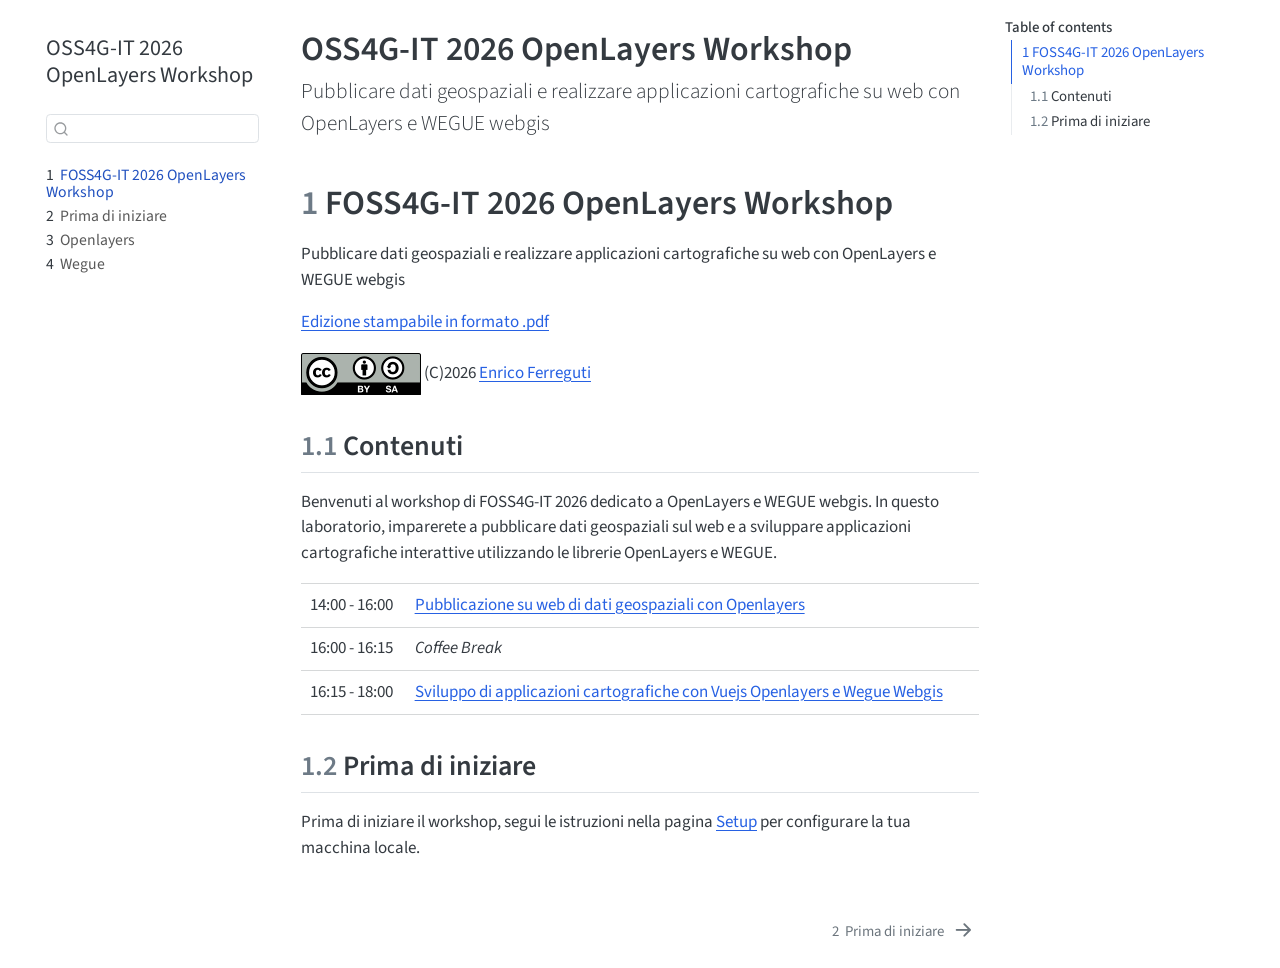
<file: docs/index.html>
<!DOCTYPE html>
<html xmlns="http://www.w3.org/1999/xhtml" lang="en" xml:lang="en"><head>

<meta charset="utf-8">
<meta name="generator" content="quarto-1.9.38">

<meta name="viewport" content="width=device-width, initial-scale=1.0, user-scalable=yes">


<title>OSS4G-IT 2026 OpenLayers Workshop</title>
<style>
/* Default styles provided by pandoc.
** See https://pandoc.org/MANUAL.html#variables-for-html for config info.
*/
code{white-space: pre-wrap;}
span.smallcaps{font-variant: small-caps;}
div.columns{display: flex; gap: min(4vw, 1.5em);}
div.column{flex: auto; overflow-x: auto;}
div.hanging-indent{margin-left: 1.5em; text-indent: -1.5em;}
ul.task-list{list-style: none;}
ul.task-list li input[type="checkbox"] {
  width: 0.8em;
  margin: 0 0.8em 0.2em -1em; /* quarto-specific, see https://github.com/quarto-dev/quarto-cli/issues/4556 */ 
  vertical-align: middle;
}
</style>


<script src="site_libs/quarto-nav/quarto-nav.js"></script>
<script src="site_libs/quarto-nav/headroom.min.js"></script>
<script src="site_libs/clipboard/clipboard.min.js"></script>
<script src="site_libs/quarto-search/autocomplete.umd.js"></script>
<script src="site_libs/quarto-search/fuse.min.js"></script>
<script src="site_libs/quarto-search/quarto-search.js"></script>
<meta name="quarto:offset" content="./">
<link href="./setup.html" rel="next">
<script src="site_libs/quarto-html/quarto.js" type="module"></script>
<script src="site_libs/quarto-html/tabsets/tabsets.js" type="module"></script>
<script src="site_libs/quarto-html/popper.min.js"></script>
<script src="site_libs/quarto-html/tippy.umd.min.js"></script>
<script src="site_libs/quarto-html/anchor.min.js"></script>
<link href="site_libs/quarto-html/tippy.css" rel="stylesheet">
<link href="site_libs/quarto-html/quarto-syntax-highlighting-15634bcf2e68342d4ad2dfa704d543f6.css" rel="stylesheet" id="quarto-text-highlighting-styles">
<script src="site_libs/bootstrap/bootstrap.min.js"></script>
<link href="site_libs/bootstrap/bootstrap-icons.css" rel="stylesheet">
<link href="site_libs/bootstrap/bootstrap-ec8eff129d6f50c8392963982e963180.min.css" rel="stylesheet" append-hash="true" id="quarto-bootstrap" data-mode="light">
<script id="quarto-search-options" type="application/json">{
  "location": "sidebar",
  "copy-button": false,
  "collapse-after": 3,
  "panel-placement": "start",
  "type": "textbox",
  "limit": 50,
  "keyboard-shortcut": [
    "f",
    "/",
    "s"
  ],
  "show-item-context": false,
  "language": {
    "search-no-results-text": "No results",
    "search-matching-documents-text": "matching documents",
    "search-copy-link-title": "Copy link to search",
    "search-hide-matches-text": "Hide additional matches",
    "search-more-match-text": "more match in this document",
    "search-more-matches-text": "more matches in this document",
    "search-clear-button-title": "Clear",
    "search-text-placeholder": "",
    "search-detached-cancel-button-title": "Cancel",
    "search-submit-button-title": "Submit",
    "search-label": "Search"
  }
}</script>


</head>

<body class="nav-sidebar floating quarto-light">

<div id="quarto-search-results"></div>
  <header id="quarto-header" class="headroom fixed-top">
  <nav class="quarto-secondary-nav">
    <div class="container-fluid d-flex">
      <button type="button" class="quarto-btn-toggle btn" data-bs-toggle="collapse" role="button" data-bs-target=".quarto-sidebar-collapse-item" aria-controls="quarto-sidebar" aria-expanded="false" aria-label="Toggle sidebar navigation" onclick="if (window.quartoToggleHeadroom) { window.quartoToggleHeadroom(); }">
        <i class="bi bi-layout-text-sidebar-reverse"></i>
      </button>
        <nav class="quarto-page-breadcrumbs" aria-label="breadcrumb"><ol class="breadcrumb"><li class="breadcrumb-item"><a href="./index.html"><span class="chapter-number">1</span>&nbsp; <span class="chapter-title">FOSS4G-IT 2026 OpenLayers Workshop</span></a></li></ol></nav>
        <a class="flex-grow-1" role="navigation" data-bs-toggle="collapse" data-bs-target=".quarto-sidebar-collapse-item" aria-controls="quarto-sidebar" aria-expanded="false" aria-label="Toggle sidebar navigation" onclick="if (window.quartoToggleHeadroom) { window.quartoToggleHeadroom(); }">      
        </a>
      <button type="button" class="btn quarto-search-button" aria-label="Search" onclick="window.quartoOpenSearch();">
        <i class="bi bi-search"></i>
      </button>
    </div>
  </nav>
</header>
<!-- content -->
<div id="quarto-content" class="quarto-container page-columns page-rows-contents page-layout-article">
<!-- sidebar -->
  <nav id="quarto-sidebar" class="sidebar collapse collapse-horizontal quarto-sidebar-collapse-item sidebar-navigation floating overflow-auto">
    <div class="pt-lg-2 mt-2 text-left sidebar-header">
    <div class="sidebar-title mb-0 py-0">
      <a href="./">OSS4G-IT 2026 OpenLayers Workshop</a> 
    </div>
      </div>
        <div class="mt-2 flex-shrink-0 align-items-center">
        <div class="sidebar-search">
        <div id="quarto-search" class="" title="Search"></div>
        </div>
        </div>
    <div class="sidebar-menu-container"> 
    <ul class="list-unstyled mt-1">
        <li class="sidebar-item">
  <div class="sidebar-item-container"> 
  <a href="./index.html" class="sidebar-item-text sidebar-link active">
 <span class="menu-text"><span class="chapter-number">1</span>&nbsp; <span class="chapter-title">FOSS4G-IT 2026 OpenLayers Workshop</span></span></a>
  </div>
</li>
        <li class="sidebar-item">
  <div class="sidebar-item-container"> 
  <a href="./setup.html" class="sidebar-item-text sidebar-link">
 <span class="menu-text"><span class="chapter-number">2</span>&nbsp; <span class="chapter-title">Prima di iniziare</span></span></a>
  </div>
</li>
        <li class="sidebar-item">
  <div class="sidebar-item-container"> 
  <a href="./openlayers.html" class="sidebar-item-text sidebar-link">
 <span class="menu-text"><span class="chapter-number">3</span>&nbsp; <span class="chapter-title">Openlayers</span></span></a>
  </div>
</li>
        <li class="sidebar-item">
  <div class="sidebar-item-container"> 
  <a href="./wegue.html" class="sidebar-item-text sidebar-link">
 <span class="menu-text"><span class="chapter-number">4</span>&nbsp; <span class="chapter-title">Wegue</span></span></a>
  </div>
</li>
    </ul>
    </div>
</nav>
<div id="quarto-sidebar-glass" class="quarto-sidebar-collapse-item" data-bs-toggle="collapse" data-bs-target=".quarto-sidebar-collapse-item"></div>
<!-- margin-sidebar -->
    <div id="quarto-margin-sidebar" class="sidebar margin-sidebar">
        <nav id="TOC" role="doc-toc" class="toc-active">
    <h2 id="toc-title">Table of contents</h2>
   
  <ul>
  <li><a href="#foss4g-it-2026-openlayers-workshop" id="toc-foss4g-it-2026-openlayers-workshop" class="nav-link active" data-scroll-target="#foss4g-it-2026-openlayers-workshop"><span class="header-section-number">1</span> FOSS4G-IT 2026 OpenLayers Workshop</a>
  <ul class="collapse">
  <li><a href="#contenuti" id="toc-contenuti" class="nav-link" data-scroll-target="#contenuti"><span class="header-section-number">1.1</span> Contenuti</a></li>
  <li><a href="#prima-di-iniziare" id="toc-prima-di-iniziare" class="nav-link" data-scroll-target="#prima-di-iniziare"><span class="header-section-number">1.2</span> Prima di iniziare</a></li>
  </ul></li>
  </ul>
</nav>
    </div>
<!-- main -->
<main class="content" id="quarto-document-content">

<header id="title-block-header" class="quarto-title-block default">
<div class="quarto-title">
<h1 class="title">OSS4G-IT 2026 OpenLayers Workshop</h1>
<p class="subtitle lead">Pubblicare dati geospaziali e realizzare applicazioni cartografiche su web con OpenLayers e WEGUE webgis</p>
</div>



<div class="quarto-title-meta">

    
  
    
  </div>
  


</header>


<section id="foss4g-it-2026-openlayers-workshop" class="level1" data-number="1">
<h1 data-number="1"><span class="header-section-number">1</span> FOSS4G-IT 2026 OpenLayers Workshop</h1>
<p>Pubblicare dati geospaziali e realizzare applicazioni cartografiche su web con OpenLayers e WEGUE webgis</p>
<p><a href="assets/FOSS4G-IT-2026-OpenLayers-Workshop.pdf">Edizione stampabile in formato .pdf</a></p>
<p><img src="images/Cc_by-sa.png" class="img-fluid"> (C)2026 <a href="https://talks.osgeo.org/foss4g-it-2026/speaker/G99NKE/">Enrico Ferreguti</a></p>
<section id="contenuti" class="level2" data-number="1.1">
<h2 data-number="1.1" class="anchored" data-anchor-id="contenuti"><span class="header-section-number">1.1</span> Contenuti</h2>
<p>Benvenuti al workshop di FOSS4G-IT 2026 dedicato a OpenLayers e WEGUE webgis. In questo laboratorio, imparerete a pubblicare dati geospaziali sul web e a sviluppare applicazioni cartografiche interattive utilizzando le librerie OpenLayers e WEGUE.</p>
<table class="caption-top table">
<tbody>
<tr class="odd">
<td>14:00 - 16:00</td>
<td><a href="https://talks.osgeo.org/foss4g-it-2026/talk/73CURC/">Pubblicazione su web di dati geospaziali con Openlayers</a></td>
</tr>
<tr class="even">
<td>16:00 - 16:15</td>
<td><em>Coffee Break</em></td>
</tr>
<tr class="odd">
<td>16:15 - 18:00</td>
<td><a href="https://talks.osgeo.org/foss4g-it-2026/talk/83BHWM/">Sviluppo di applicazioni cartografiche con Vuejs Openlayers e Wegue Webgis</a></td>
</tr>
</tbody>
</table>
</section>
<section id="prima-di-iniziare" class="level2" data-number="1.2">
<h2 data-number="1.2" class="anchored" data-anchor-id="prima-di-iniziare"><span class="header-section-number">1.2</span> Prima di iniziare</h2>
<p>Prima di iniziare il workshop, segui le istruzioni nella pagina <a href="./setup.html">Setup</a> per configurare la tua macchina locale.</p>


</section>
</section>

</main> <!-- /main -->
<script id="quarto-html-after-body" type="application/javascript">
  window.document.addEventListener("DOMContentLoaded", function (event) {
    const icon = "";
    const anchorJS = new window.AnchorJS();
    anchorJS.options = {
      placement: 'right',
      icon: icon
    };
    anchorJS.add('.anchored');
    const isCodeAnnotation = (el) => {
      for (const clz of el.classList) {
        if (clz.startsWith('code-annotation-')) {                     
          return true;
        }
      }
      return false;
    }
    const onCopySuccess = function(e) {
      // button target
      const button = e.trigger;
      // don't keep focus
      button.blur();
      // flash "checked"
      button.classList.add('code-copy-button-checked');
      var currentTitle = button.getAttribute("title");
      button.setAttribute("title", "Copied!");
      let tooltip;
      if (window.bootstrap) {
        button.setAttribute("data-bs-toggle", "tooltip");
        button.setAttribute("data-bs-placement", "left");
        button.setAttribute("data-bs-title", "Copied!");
        tooltip = new bootstrap.Tooltip(button, 
          { trigger: "manual", 
            customClass: "code-copy-button-tooltip",
            offset: [0, -8]});
        tooltip.show();    
      }
      setTimeout(function() {
        if (tooltip) {
          tooltip.hide();
          button.removeAttribute("data-bs-title");
          button.removeAttribute("data-bs-toggle");
          button.removeAttribute("data-bs-placement");
        }
        button.setAttribute("title", currentTitle);
        button.classList.remove('code-copy-button-checked');
      }, 1000);
      // clear code selection
      e.clearSelection();
    }
    const getTextToCopy = function(trigger) {
      const outerScaffold = trigger.parentElement.cloneNode(true);
      const codeEl = outerScaffold.querySelector('code');
      for (const childEl of codeEl.children) {
        if (isCodeAnnotation(childEl)) {
          childEl.remove();
        }
      }
      return codeEl.innerText;
    }
    const clipboard = new window.ClipboardJS('.code-copy-button:not([data-in-quarto-modal])', {
      text: getTextToCopy
    });
    clipboard.on('success', onCopySuccess);
    if (window.document.getElementById('quarto-embedded-source-code-modal')) {
      const clipboardModal = new window.ClipboardJS('.code-copy-button[data-in-quarto-modal]', {
        text: getTextToCopy,
        container: window.document.getElementById('quarto-embedded-source-code-modal')
      });
      clipboardModal.on('success', onCopySuccess);
    }
      var localhostRegex = new RegExp(/^(?:http|https):\/\/localhost\:?[0-9]*\//);
      var mailtoRegex = new RegExp(/^mailto:/);
        var filterRegex = new RegExp('/' + window.location.host + '/');
      var isInternal = (href) => {
          return filterRegex.test(href) || localhostRegex.test(href) || mailtoRegex.test(href);
      }
      // Inspect non-navigation links and adorn them if external
     var links = window.document.querySelectorAll('a[href]:not(.nav-link):not(.navbar-brand):not(.toc-action):not(.sidebar-link):not(.sidebar-item-toggle):not(.pagination-link):not(.no-external):not([aria-hidden]):not(.dropdown-item):not(.quarto-navigation-tool):not(.about-link)');
      for (var i=0; i<links.length; i++) {
        const link = links[i];
        if (!isInternal(link.href)) {
          // undo the damage that might have been done by quarto-nav.js in the case of
          // links that we want to consider external
          if (link.dataset.originalHref !== undefined) {
            link.href = link.dataset.originalHref;
          }
        }
      }
    function tippyHover(el, contentFn, onTriggerFn, onUntriggerFn) {
      const config = {
        allowHTML: true,
        maxWidth: 500,
        delay: 100,
        arrow: false,
        appendTo: function(el) {
            return el.parentElement;
        },
        interactive: true,
        interactiveBorder: 10,
        theme: 'quarto',
        placement: 'bottom-start',
      };
      if (contentFn) {
        config.content = contentFn;
      }
      if (onTriggerFn) {
        config.onTrigger = onTriggerFn;
      }
      if (onUntriggerFn) {
        config.onUntrigger = onUntriggerFn;
      }
      window.tippy(el, config); 
    }
    const noterefs = window.document.querySelectorAll('a[role="doc-noteref"]');
    for (var i=0; i<noterefs.length; i++) {
      const ref = noterefs[i];
      tippyHover(ref, function() {
        // use id or data attribute instead here
        let href = ref.getAttribute('data-footnote-href') || ref.getAttribute('href');
        try { href = new URL(href).hash; } catch {}
        const id = href.replace(/^#\/?/, "");
        const note = window.document.getElementById(id);
        if (note) {
          return note.innerHTML;
        } else {
          return "";
        }
      });
    }
    const xrefs = window.document.querySelectorAll('a.quarto-xref');
    const processXRef = (id, note) => {
      // Strip column container classes
      const stripColumnClz = (el) => {
        el.classList.remove("page-full", "page-columns");
        if (el.children) {
          for (const child of el.children) {
            stripColumnClz(child);
          }
        }
      }
      stripColumnClz(note)
      if (id === null || id.startsWith('sec-')) {
        // Special case sections, only their first couple elements
        const container = document.createElement("div");
        if (note.children && note.children.length > 2) {
          container.appendChild(note.children[0].cloneNode(true));
          for (let i = 1; i < note.children.length; i++) {
            const child = note.children[i];
            if (child.tagName === "P" && child.innerText === "") {
              continue;
            } else {
              container.appendChild(child.cloneNode(true));
              break;
            }
          }
          if (window.Quarto?.typesetMath) {
            window.Quarto.typesetMath(container);
          }
          return container.innerHTML
        } else {
          if (window.Quarto?.typesetMath) {
            window.Quarto.typesetMath(note);
          }
          return note.innerHTML;
        }
      } else {
        // Remove any anchor links if they are present
        const anchorLink = note.querySelector('a.anchorjs-link');
        if (anchorLink) {
          anchorLink.remove();
        }
        if (window.Quarto?.typesetMath) {
          window.Quarto.typesetMath(note);
        }
        if (note.classList.contains("callout")) {
          return note.outerHTML;
        } else {
          return note.innerHTML;
        }
      }
    }
    for (var i=0; i<xrefs.length; i++) {
      const xref = xrefs[i];
      tippyHover(xref, undefined, function(instance) {
        instance.disable();
        let url = xref.getAttribute('href');
        let hash = undefined; 
        if (url.startsWith('#')) {
          hash = url;
        } else {
          try { hash = new URL(url).hash; } catch {}
        }
        if (hash) {
          const id = hash.replace(/^#\/?/, "");
          const note = window.document.getElementById(id);
          if (note !== null) {
            try {
              const html = processXRef(id, note.cloneNode(true));
              instance.setContent(html);
            } finally {
              instance.enable();
              instance.show();
            }
          } else {
            // See if we can fetch this
            fetch(url.split('#')[0])
            .then(res => res.text())
            .then(html => {
              const parser = new DOMParser();
              const htmlDoc = parser.parseFromString(html, "text/html");
              const note = htmlDoc.getElementById(id);
              if (note !== null) {
                const html = processXRef(id, note);
                instance.setContent(html);
              } 
            }).finally(() => {
              instance.enable();
              instance.show();
            });
          }
        } else {
          // See if we can fetch a full url (with no hash to target)
          // This is a special case and we should probably do some content thinning / targeting
          fetch(url)
          .then(res => res.text())
          .then(html => {
            const parser = new DOMParser();
            const htmlDoc = parser.parseFromString(html, "text/html");
            const note = htmlDoc.querySelector('main.content');
            if (note !== null) {
              // This should only happen for chapter cross references
              // (since there is no id in the URL)
              // remove the first header
              if (note.children.length > 0 && note.children[0].tagName === "HEADER") {
                note.children[0].remove();
              }
              const html = processXRef(null, note);
              instance.setContent(html);
            } 
          }).finally(() => {
            instance.enable();
            instance.show();
          });
        }
      }, function(instance) {
      });
    }
        let selectedAnnoteEl;
        const selectorForAnnotation = ( cell, annotation) => {
          let cellAttr = 'data-code-cell="' + cell + '"';
          let lineAttr = 'data-code-annotation="' +  annotation + '"';
          const selector = 'span[' + cellAttr + '][' + lineAttr + ']';
          return selector;
        }
        const selectCodeLines = (annoteEl) => {
          const doc = window.document;
          const targetCell = annoteEl.getAttribute("data-target-cell");
          const targetAnnotation = annoteEl.getAttribute("data-target-annotation");
          const annoteSpan = window.document.querySelector(selectorForAnnotation(targetCell, targetAnnotation));
          const lines = annoteSpan.getAttribute("data-code-lines").split(",");
          const lineIds = lines.map((line) => {
            return targetCell + "-" + line;
          })
          let top = null;
          let height = null;
          let parent = null;
          if (lineIds.length > 0) {
              //compute the position of the single el (top and bottom and make a div)
              const el = window.document.getElementById(lineIds[0]);
              top = el.offsetTop;
              height = el.offsetHeight;
              parent = el.parentElement.parentElement;
            if (lineIds.length > 1) {
              const lastEl = window.document.getElementById(lineIds[lineIds.length - 1]);
              const bottom = lastEl.offsetTop + lastEl.offsetHeight;
              height = bottom - top;
            }
            if (top !== null && height !== null && parent !== null) {
              // cook up a div (if necessary) and position it 
              let div = window.document.getElementById("code-annotation-line-highlight");
              if (div === null) {
                div = window.document.createElement("div");
                div.setAttribute("id", "code-annotation-line-highlight");
                div.style.position = 'absolute';
                parent.appendChild(div);
              }
              div.style.top = top - 2 + "px";
              div.style.height = height + 4 + "px";
              div.style.left = 0;
              let gutterDiv = window.document.getElementById("code-annotation-line-highlight-gutter");
              if (gutterDiv === null) {
                gutterDiv = window.document.createElement("div");
                gutterDiv.setAttribute("id", "code-annotation-line-highlight-gutter");
                gutterDiv.style.position = 'absolute';
                const codeCell = window.document.getElementById(targetCell);
                const gutter = codeCell.querySelector('.code-annotation-gutter');
                gutter.appendChild(gutterDiv);
              }
              gutterDiv.style.top = top - 2 + "px";
              gutterDiv.style.height = height + 4 + "px";
            }
            selectedAnnoteEl = annoteEl;
          }
        };
        const unselectCodeLines = () => {
          const elementsIds = ["code-annotation-line-highlight", "code-annotation-line-highlight-gutter"];
          elementsIds.forEach((elId) => {
            const div = window.document.getElementById(elId);
            if (div) {
              div.remove();
            }
          });
          selectedAnnoteEl = undefined;
        };
          // Handle positioning of the toggle
      window.addEventListener(
        "resize",
        throttle(() => {
          elRect = undefined;
          if (selectedAnnoteEl) {
            selectCodeLines(selectedAnnoteEl);
          }
        }, 10)
      );
      function throttle(fn, ms) {
      let throttle = false;
      let timer;
        return (...args) => {
          if(!throttle) { // first call gets through
              fn.apply(this, args);
              throttle = true;
          } else { // all the others get throttled
              if(timer) clearTimeout(timer); // cancel #2
              timer = setTimeout(() => {
                fn.apply(this, args);
                timer = throttle = false;
              }, ms);
          }
        };
      }
        // Attach click handler to the DT
        const annoteDls = window.document.querySelectorAll('dt[data-target-cell]');
        for (const annoteDlNode of annoteDls) {
          annoteDlNode.addEventListener('click', (event) => {
            const clickedEl = event.target;
            if (clickedEl !== selectedAnnoteEl) {
              unselectCodeLines();
              const activeEl = window.document.querySelector('dt[data-target-cell].code-annotation-active');
              if (activeEl) {
                activeEl.classList.remove('code-annotation-active');
              }
              selectCodeLines(clickedEl);
              clickedEl.classList.add('code-annotation-active');
            } else {
              // Unselect the line
              unselectCodeLines();
              clickedEl.classList.remove('code-annotation-active');
            }
          });
        }
    const findCites = (el) => {
      const parentEl = el.parentElement;
      if (parentEl) {
        const cites = parentEl.dataset.cites;
        if (cites) {
          return {
            el,
            cites: cites.split(' ')
          };
        } else {
          return findCites(el.parentElement)
        }
      } else {
        return undefined;
      }
    };
    var bibliorefs = window.document.querySelectorAll('a[role="doc-biblioref"]');
    for (var i=0; i<bibliorefs.length; i++) {
      const ref = bibliorefs[i];
      const citeInfo = findCites(ref);
      if (citeInfo) {
        tippyHover(citeInfo.el, function() {
          var popup = window.document.createElement('div');
          citeInfo.cites.forEach(function(cite) {
            var citeDiv = window.document.createElement('div');
            citeDiv.classList.add('hanging-indent');
            citeDiv.classList.add('csl-entry');
            var biblioDiv = window.document.getElementById('ref-' + cite);
            if (biblioDiv) {
              citeDiv.innerHTML = biblioDiv.innerHTML;
            }
            popup.appendChild(citeDiv);
          });
          return popup.innerHTML;
        });
      }
    }
  });
  </script>
<nav class="page-navigation">
  <div class="nav-page nav-page-previous">
  </div>
  <div class="nav-page nav-page-next">
      <a href="./setup.html" class="pagination-link" aria-label="Prima di iniziare">
        <span class="nav-page-text"><span class="chapter-number">2</span>&nbsp; <span class="chapter-title">Prima di iniziare</span></span> <i class="bi bi-arrow-right-short"></i>
      </a>
  </div>
</nav>
</div> <!-- /content -->




</body></html>
</file>
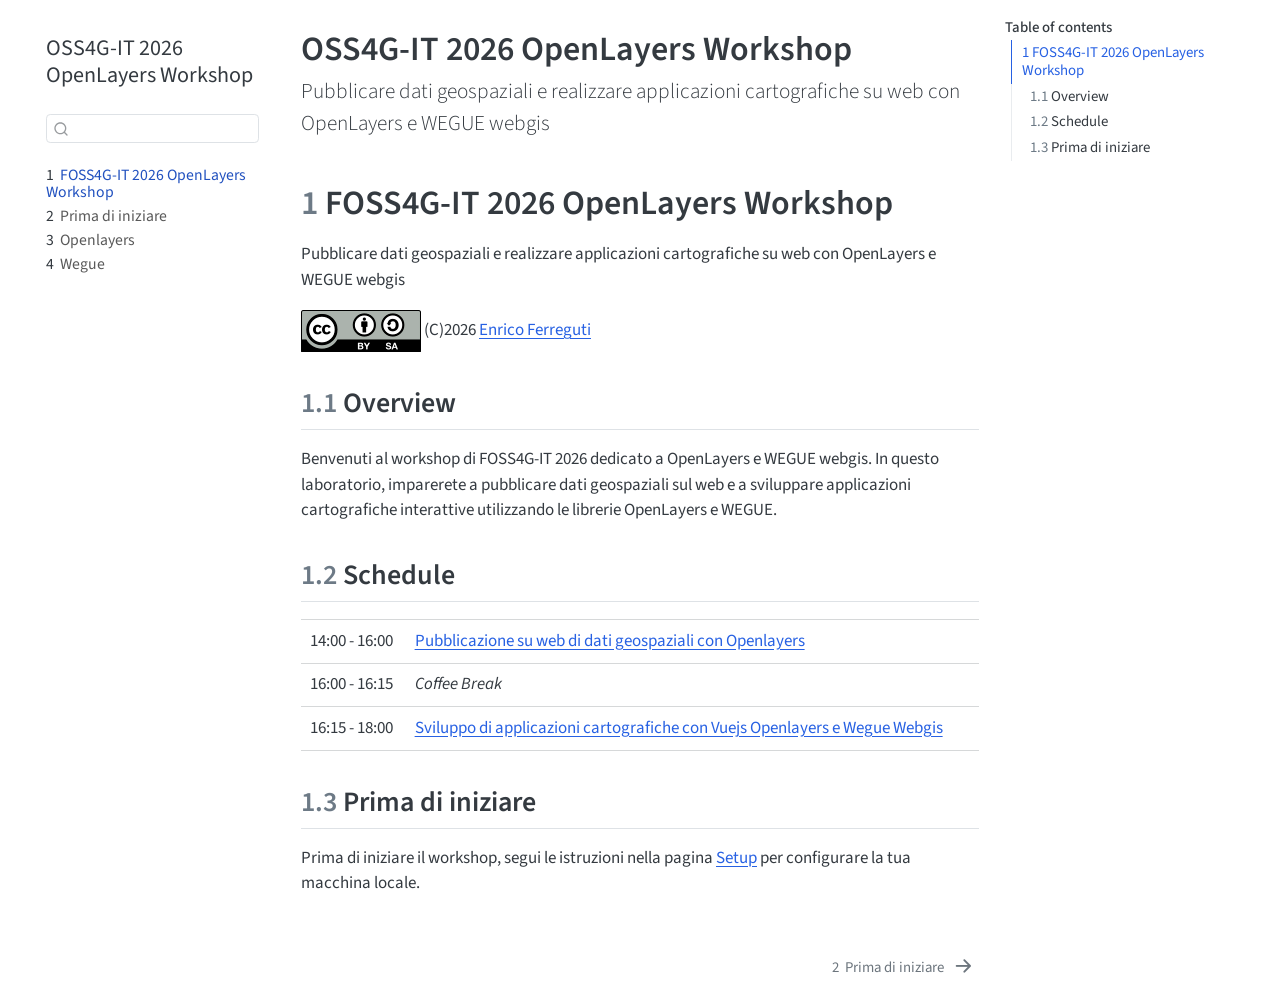
<file: _output/website/index.html>
<!DOCTYPE html>
<html xmlns="http://www.w3.org/1999/xhtml" lang="en" xml:lang="en"><head>

<meta charset="utf-8">
<meta name="generator" content="quarto-1.9.37">

<meta name="viewport" content="width=device-width, initial-scale=1.0, user-scalable=yes">


<title>OSS4G-IT 2026 OpenLayers Workshop</title>
<style>
/* Default styles provided by pandoc.
** See https://pandoc.org/MANUAL.html#variables-for-html for config info.
*/
code{white-space: pre-wrap;}
span.smallcaps{font-variant: small-caps;}
div.columns{display: flex; gap: min(4vw, 1.5em);}
div.column{flex: auto; overflow-x: auto;}
div.hanging-indent{margin-left: 1.5em; text-indent: -1.5em;}
ul.task-list{list-style: none;}
ul.task-list li input[type="checkbox"] {
  width: 0.8em;
  margin: 0 0.8em 0.2em -1em; /* quarto-specific, see https://github.com/quarto-dev/quarto-cli/issues/4556 */ 
  vertical-align: middle;
}
</style>


<script src="site_libs/quarto-nav/quarto-nav.js"></script>
<script src="site_libs/quarto-nav/headroom.min.js"></script>
<script src="site_libs/clipboard/clipboard.min.js"></script>
<script src="site_libs/quarto-search/autocomplete.umd.js"></script>
<script src="site_libs/quarto-search/fuse.min.js"></script>
<script src="site_libs/quarto-search/quarto-search.js"></script>
<meta name="quarto:offset" content="./">
<link href="./setup.html" rel="next">
<script src="site_libs/quarto-html/quarto.js" type="module"></script>
<script src="site_libs/quarto-html/tabsets/tabsets.js" type="module"></script>
<script src="site_libs/quarto-html/popper.min.js"></script>
<script src="site_libs/quarto-html/tippy.umd.min.js"></script>
<script src="site_libs/quarto-html/anchor.min.js"></script>
<link href="site_libs/quarto-html/tippy.css" rel="stylesheet">
<link href="site_libs/quarto-html/quarto-syntax-highlighting-7f8f88aac4f3542376d5c11b86a4c14d.css" rel="stylesheet" id="quarto-text-highlighting-styles">
<script src="site_libs/bootstrap/bootstrap.min.js"></script>
<link href="site_libs/bootstrap/bootstrap-icons.css" rel="stylesheet">
<link href="site_libs/bootstrap/bootstrap-ec8eff129d6f50c8392963982e963180.min.css" rel="stylesheet" append-hash="true" id="quarto-bootstrap" data-mode="light">
<script id="quarto-search-options" type="application/json">{
  "location": "sidebar",
  "copy-button": false,
  "collapse-after": 3,
  "panel-placement": "start",
  "type": "textbox",
  "limit": 50,
  "keyboard-shortcut": [
    "f",
    "/",
    "s"
  ],
  "show-item-context": false,
  "language": {
    "search-no-results-text": "No results",
    "search-matching-documents-text": "matching documents",
    "search-copy-link-title": "Copy link to search",
    "search-hide-matches-text": "Hide additional matches",
    "search-more-match-text": "more match in this document",
    "search-more-matches-text": "more matches in this document",
    "search-clear-button-title": "Clear",
    "search-text-placeholder": "",
    "search-detached-cancel-button-title": "Cancel",
    "search-submit-button-title": "Submit",
    "search-label": "Search"
  }
}</script>


</head>

<body class="nav-sidebar floating quarto-light">

<div id="quarto-search-results"></div>
  <header id="quarto-header" class="headroom fixed-top">
  <nav class="quarto-secondary-nav">
    <div class="container-fluid d-flex">
      <button type="button" class="quarto-btn-toggle btn" data-bs-toggle="collapse" role="button" data-bs-target=".quarto-sidebar-collapse-item" aria-controls="quarto-sidebar" aria-expanded="false" aria-label="Toggle sidebar navigation" onclick="if (window.quartoToggleHeadroom) { window.quartoToggleHeadroom(); }">
        <i class="bi bi-layout-text-sidebar-reverse"></i>
      </button>
        <nav class="quarto-page-breadcrumbs" aria-label="breadcrumb"><ol class="breadcrumb"><li class="breadcrumb-item"><a href="./index.html"><span class="chapter-number">1</span>&nbsp; <span class="chapter-title">FOSS4G-IT 2026 OpenLayers Workshop</span></a></li></ol></nav>
        <a class="flex-grow-1" role="navigation" data-bs-toggle="collapse" data-bs-target=".quarto-sidebar-collapse-item" aria-controls="quarto-sidebar" aria-expanded="false" aria-label="Toggle sidebar navigation" onclick="if (window.quartoToggleHeadroom) { window.quartoToggleHeadroom(); }">      
        </a>
      <button type="button" class="btn quarto-search-button" aria-label="Search" onclick="window.quartoOpenSearch();">
        <i class="bi bi-search"></i>
      </button>
    </div>
  </nav>
</header>
<!-- content -->
<div id="quarto-content" class="quarto-container page-columns page-rows-contents page-layout-article">
<!-- sidebar -->
  <nav id="quarto-sidebar" class="sidebar collapse collapse-horizontal quarto-sidebar-collapse-item sidebar-navigation floating overflow-auto">
    <div class="pt-lg-2 mt-2 text-left sidebar-header">
    <div class="sidebar-title mb-0 py-0">
      <a href="./">OSS4G-IT 2026 OpenLayers Workshop</a> 
    </div>
      </div>
        <div class="mt-2 flex-shrink-0 align-items-center">
        <div class="sidebar-search">
        <div id="quarto-search" class="" title="Search"></div>
        </div>
        </div>
    <div class="sidebar-menu-container"> 
    <ul class="list-unstyled mt-1">
        <li class="sidebar-item">
  <div class="sidebar-item-container"> 
  <a href="./index.html" class="sidebar-item-text sidebar-link active">
 <span class="menu-text"><span class="chapter-number">1</span>&nbsp; <span class="chapter-title">FOSS4G-IT 2026 OpenLayers Workshop</span></span></a>
  </div>
</li>
        <li class="sidebar-item">
  <div class="sidebar-item-container"> 
  <a href="./setup.html" class="sidebar-item-text sidebar-link">
 <span class="menu-text"><span class="chapter-number">2</span>&nbsp; <span class="chapter-title">Prima di iniziare</span></span></a>
  </div>
</li>
        <li class="sidebar-item">
  <div class="sidebar-item-container"> 
  <a href="./openlayers.html" class="sidebar-item-text sidebar-link">
 <span class="menu-text"><span class="chapter-number">3</span>&nbsp; <span class="chapter-title">Openlayers</span></span></a>
  </div>
</li>
        <li class="sidebar-item">
  <div class="sidebar-item-container"> 
  <a href="./wegue.html" class="sidebar-item-text sidebar-link">
 <span class="menu-text"><span class="chapter-number">4</span>&nbsp; <span class="chapter-title">Wegue</span></span></a>
  </div>
</li>
    </ul>
    </div>
</nav>
<div id="quarto-sidebar-glass" class="quarto-sidebar-collapse-item" data-bs-toggle="collapse" data-bs-target=".quarto-sidebar-collapse-item"></div>
<!-- margin-sidebar -->
    <div id="quarto-margin-sidebar" class="sidebar margin-sidebar">
        <nav id="TOC" role="doc-toc" class="toc-active">
    <h2 id="toc-title">Table of contents</h2>
   
  <ul>
  <li><a href="#foss4g-it-2026-openlayers-workshop" id="toc-foss4g-it-2026-openlayers-workshop" class="nav-link active" data-scroll-target="#foss4g-it-2026-openlayers-workshop"><span class="header-section-number">1</span> FOSS4G-IT 2026 OpenLayers Workshop</a>
  <ul class="collapse">
  <li><a href="#overview" id="toc-overview" class="nav-link" data-scroll-target="#overview"><span class="header-section-number">1.1</span> Overview</a></li>
  <li><a href="#schedule" id="toc-schedule" class="nav-link" data-scroll-target="#schedule"><span class="header-section-number">1.2</span> Schedule</a></li>
  <li><a href="#prima-di-iniziare" id="toc-prima-di-iniziare" class="nav-link" data-scroll-target="#prima-di-iniziare"><span class="header-section-number">1.3</span> Prima di iniziare</a></li>
  </ul></li>
  </ul>
</nav>
    </div>
<!-- main -->
<main class="content" id="quarto-document-content">

<header id="title-block-header" class="quarto-title-block default">
<div class="quarto-title">
<h1 class="title">OSS4G-IT 2026 OpenLayers Workshop</h1>
<p class="subtitle lead">Pubblicare dati geospaziali e realizzare applicazioni cartografiche su web con OpenLayers e WEGUE webgis</p>
</div>



<div class="quarto-title-meta">

    
  
    
  </div>
  


</header>


<section id="foss4g-it-2026-openlayers-workshop" class="level1" data-number="1">
<h1 data-number="1"><span class="header-section-number">1</span> FOSS4G-IT 2026 OpenLayers Workshop</h1>
<p>Pubblicare dati geospaziali e realizzare applicazioni cartografiche su web con OpenLayers e WEGUE webgis</p>
<p><img src="images/Cc_by-sa.png" class="img-fluid"> (C)2026 <a href="https://talks.osgeo.org/foss4g-it-2026/speaker/G99NKE/">Enrico Ferreguti</a></p>
<section id="overview" class="level2" data-number="1.1">
<h2 data-number="1.1" class="anchored" data-anchor-id="overview"><span class="header-section-number">1.1</span> Overview</h2>
<p>Benvenuti al workshop di FOSS4G-IT 2026 dedicato a OpenLayers e WEGUE webgis. In questo laboratorio, imparerete a pubblicare dati geospaziali sul web e a sviluppare applicazioni cartografiche interattive utilizzando le librerie OpenLayers e WEGUE.</p>
</section>
<section id="schedule" class="level2" data-number="1.2">
<h2 data-number="1.2" class="anchored" data-anchor-id="schedule"><span class="header-section-number">1.2</span> Schedule</h2>
<table class="caption-top table">
<tbody>
<tr class="odd">
<td>14:00 - 16:00</td>
<td><a href="https://talks.osgeo.org/foss4g-it-2026/talk/73CURC/">Pubblicazione su web di dati geospaziali con Openlayers</a></td>
</tr>
<tr class="even">
<td>16:00 - 16:15</td>
<td><em>Coffee Break</em></td>
</tr>
<tr class="odd">
<td>16:15 - 18:00</td>
<td><a href="https://talks.osgeo.org/foss4g-it-2026/talk/83BHWM/">Sviluppo di applicazioni cartografiche con Vuejs Openlayers e Wegue Webgis</a></td>
</tr>
</tbody>
</table>
</section>
<section id="prima-di-iniziare" class="level2" data-number="1.3">
<h2 data-number="1.3" class="anchored" data-anchor-id="prima-di-iniziare"><span class="header-section-number">1.3</span> Prima di iniziare</h2>
<p>Prima di iniziare il workshop, segui le istruzioni nella pagina <a href="./setup.html">Setup</a> per configurare la tua macchina locale.</p>


</section>
</section>

</main> <!-- /main -->
<script id="quarto-html-after-body" type="application/javascript">
  window.document.addEventListener("DOMContentLoaded", function (event) {
    const icon = "";
    const anchorJS = new window.AnchorJS();
    anchorJS.options = {
      placement: 'right',
      icon: icon
    };
    anchorJS.add('.anchored');
    const isCodeAnnotation = (el) => {
      for (const clz of el.classList) {
        if (clz.startsWith('code-annotation-')) {                     
          return true;
        }
      }
      return false;
    }
    const onCopySuccess = function(e) {
      // button target
      const button = e.trigger;
      // don't keep focus
      button.blur();
      // flash "checked"
      button.classList.add('code-copy-button-checked');
      var currentTitle = button.getAttribute("title");
      button.setAttribute("title", "Copied!");
      let tooltip;
      if (window.bootstrap) {
        button.setAttribute("data-bs-toggle", "tooltip");
        button.setAttribute("data-bs-placement", "left");
        button.setAttribute("data-bs-title", "Copied!");
        tooltip = new bootstrap.Tooltip(button, 
          { trigger: "manual", 
            customClass: "code-copy-button-tooltip",
            offset: [0, -8]});
        tooltip.show();    
      }
      setTimeout(function() {
        if (tooltip) {
          tooltip.hide();
          button.removeAttribute("data-bs-title");
          button.removeAttribute("data-bs-toggle");
          button.removeAttribute("data-bs-placement");
        }
        button.setAttribute("title", currentTitle);
        button.classList.remove('code-copy-button-checked');
      }, 1000);
      // clear code selection
      e.clearSelection();
    }
    const getTextToCopy = function(trigger) {
      const outerScaffold = trigger.parentElement.cloneNode(true);
      const codeEl = outerScaffold.querySelector('code');
      for (const childEl of codeEl.children) {
        if (isCodeAnnotation(childEl)) {
          childEl.remove();
        }
      }
      return codeEl.innerText;
    }
    const clipboard = new window.ClipboardJS('.code-copy-button:not([data-in-quarto-modal])', {
      text: getTextToCopy
    });
    clipboard.on('success', onCopySuccess);
    if (window.document.getElementById('quarto-embedded-source-code-modal')) {
      const clipboardModal = new window.ClipboardJS('.code-copy-button[data-in-quarto-modal]', {
        text: getTextToCopy,
        container: window.document.getElementById('quarto-embedded-source-code-modal')
      });
      clipboardModal.on('success', onCopySuccess);
    }
      var localhostRegex = new RegExp(/^(?:http|https):\/\/localhost\:?[0-9]*\//);
      var mailtoRegex = new RegExp(/^mailto:/);
        var filterRegex = new RegExp('/' + window.location.host + '/');
      var isInternal = (href) => {
          return filterRegex.test(href) || localhostRegex.test(href) || mailtoRegex.test(href);
      }
      // Inspect non-navigation links and adorn them if external
     var links = window.document.querySelectorAll('a[href]:not(.nav-link):not(.navbar-brand):not(.toc-action):not(.sidebar-link):not(.sidebar-item-toggle):not(.pagination-link):not(.no-external):not([aria-hidden]):not(.dropdown-item):not(.quarto-navigation-tool):not(.about-link)');
      for (var i=0; i<links.length; i++) {
        const link = links[i];
        if (!isInternal(link.href)) {
          // undo the damage that might have been done by quarto-nav.js in the case of
          // links that we want to consider external
          if (link.dataset.originalHref !== undefined) {
            link.href = link.dataset.originalHref;
          }
        }
      }
    function tippyHover(el, contentFn, onTriggerFn, onUntriggerFn) {
      const config = {
        allowHTML: true,
        maxWidth: 500,
        delay: 100,
        arrow: false,
        appendTo: function(el) {
            return el.parentElement;
        },
        interactive: true,
        interactiveBorder: 10,
        theme: 'quarto',
        placement: 'bottom-start',
      };
      if (contentFn) {
        config.content = contentFn;
      }
      if (onTriggerFn) {
        config.onTrigger = onTriggerFn;
      }
      if (onUntriggerFn) {
        config.onUntrigger = onUntriggerFn;
      }
      window.tippy(el, config); 
    }
    const noterefs = window.document.querySelectorAll('a[role="doc-noteref"]');
    for (var i=0; i<noterefs.length; i++) {
      const ref = noterefs[i];
      tippyHover(ref, function() {
        // use id or data attribute instead here
        let href = ref.getAttribute('data-footnote-href') || ref.getAttribute('href');
        try { href = new URL(href).hash; } catch {}
        const id = href.replace(/^#\/?/, "");
        const note = window.document.getElementById(id);
        if (note) {
          return note.innerHTML;
        } else {
          return "";
        }
      });
    }
    const xrefs = window.document.querySelectorAll('a.quarto-xref');
    const processXRef = (id, note) => {
      // Strip column container classes
      const stripColumnClz = (el) => {
        el.classList.remove("page-full", "page-columns");
        if (el.children) {
          for (const child of el.children) {
            stripColumnClz(child);
          }
        }
      }
      stripColumnClz(note)
      if (id === null || id.startsWith('sec-')) {
        // Special case sections, only their first couple elements
        const container = document.createElement("div");
        if (note.children && note.children.length > 2) {
          container.appendChild(note.children[0].cloneNode(true));
          for (let i = 1; i < note.children.length; i++) {
            const child = note.children[i];
            if (child.tagName === "P" && child.innerText === "") {
              continue;
            } else {
              container.appendChild(child.cloneNode(true));
              break;
            }
          }
          if (window.Quarto?.typesetMath) {
            window.Quarto.typesetMath(container);
          }
          return container.innerHTML
        } else {
          if (window.Quarto?.typesetMath) {
            window.Quarto.typesetMath(note);
          }
          return note.innerHTML;
        }
      } else {
        // Remove any anchor links if they are present
        const anchorLink = note.querySelector('a.anchorjs-link');
        if (anchorLink) {
          anchorLink.remove();
        }
        if (window.Quarto?.typesetMath) {
          window.Quarto.typesetMath(note);
        }
        if (note.classList.contains("callout")) {
          return note.outerHTML;
        } else {
          return note.innerHTML;
        }
      }
    }
    for (var i=0; i<xrefs.length; i++) {
      const xref = xrefs[i];
      tippyHover(xref, undefined, function(instance) {
        instance.disable();
        let url = xref.getAttribute('href');
        let hash = undefined; 
        if (url.startsWith('#')) {
          hash = url;
        } else {
          try { hash = new URL(url).hash; } catch {}
        }
        if (hash) {
          const id = hash.replace(/^#\/?/, "");
          const note = window.document.getElementById(id);
          if (note !== null) {
            try {
              const html = processXRef(id, note.cloneNode(true));
              instance.setContent(html);
            } finally {
              instance.enable();
              instance.show();
            }
          } else {
            // See if we can fetch this
            fetch(url.split('#')[0])
            .then(res => res.text())
            .then(html => {
              const parser = new DOMParser();
              const htmlDoc = parser.parseFromString(html, "text/html");
              const note = htmlDoc.getElementById(id);
              if (note !== null) {
                const html = processXRef(id, note);
                instance.setContent(html);
              } 
            }).finally(() => {
              instance.enable();
              instance.show();
            });
          }
        } else {
          // See if we can fetch a full url (with no hash to target)
          // This is a special case and we should probably do some content thinning / targeting
          fetch(url)
          .then(res => res.text())
          .then(html => {
            const parser = new DOMParser();
            const htmlDoc = parser.parseFromString(html, "text/html");
            const note = htmlDoc.querySelector('main.content');
            if (note !== null) {
              // This should only happen for chapter cross references
              // (since there is no id in the URL)
              // remove the first header
              if (note.children.length > 0 && note.children[0].tagName === "HEADER") {
                note.children[0].remove();
              }
              const html = processXRef(null, note);
              instance.setContent(html);
            } 
          }).finally(() => {
            instance.enable();
            instance.show();
          });
        }
      }, function(instance) {
      });
    }
        let selectedAnnoteEl;
        const selectorForAnnotation = ( cell, annotation) => {
          let cellAttr = 'data-code-cell="' + cell + '"';
          let lineAttr = 'data-code-annotation="' +  annotation + '"';
          const selector = 'span[' + cellAttr + '][' + lineAttr + ']';
          return selector;
        }
        const selectCodeLines = (annoteEl) => {
          const doc = window.document;
          const targetCell = annoteEl.getAttribute("data-target-cell");
          const targetAnnotation = annoteEl.getAttribute("data-target-annotation");
          const annoteSpan = window.document.querySelector(selectorForAnnotation(targetCell, targetAnnotation));
          const lines = annoteSpan.getAttribute("data-code-lines").split(",");
          const lineIds = lines.map((line) => {
            return targetCell + "-" + line;
          })
          let top = null;
          let height = null;
          let parent = null;
          if (lineIds.length > 0) {
              //compute the position of the single el (top and bottom and make a div)
              const el = window.document.getElementById(lineIds[0]);
              top = el.offsetTop;
              height = el.offsetHeight;
              parent = el.parentElement.parentElement;
            if (lineIds.length > 1) {
              const lastEl = window.document.getElementById(lineIds[lineIds.length - 1]);
              const bottom = lastEl.offsetTop + lastEl.offsetHeight;
              height = bottom - top;
            }
            if (top !== null && height !== null && parent !== null) {
              // cook up a div (if necessary) and position it 
              let div = window.document.getElementById("code-annotation-line-highlight");
              if (div === null) {
                div = window.document.createElement("div");
                div.setAttribute("id", "code-annotation-line-highlight");
                div.style.position = 'absolute';
                parent.appendChild(div);
              }
              div.style.top = top - 2 + "px";
              div.style.height = height + 4 + "px";
              div.style.left = 0;
              let gutterDiv = window.document.getElementById("code-annotation-line-highlight-gutter");
              if (gutterDiv === null) {
                gutterDiv = window.document.createElement("div");
                gutterDiv.setAttribute("id", "code-annotation-line-highlight-gutter");
                gutterDiv.style.position = 'absolute';
                const codeCell = window.document.getElementById(targetCell);
                const gutter = codeCell.querySelector('.code-annotation-gutter');
                gutter.appendChild(gutterDiv);
              }
              gutterDiv.style.top = top - 2 + "px";
              gutterDiv.style.height = height + 4 + "px";
            }
            selectedAnnoteEl = annoteEl;
          }
        };
        const unselectCodeLines = () => {
          const elementsIds = ["code-annotation-line-highlight", "code-annotation-line-highlight-gutter"];
          elementsIds.forEach((elId) => {
            const div = window.document.getElementById(elId);
            if (div) {
              div.remove();
            }
          });
          selectedAnnoteEl = undefined;
        };
          // Handle positioning of the toggle
      window.addEventListener(
        "resize",
        throttle(() => {
          elRect = undefined;
          if (selectedAnnoteEl) {
            selectCodeLines(selectedAnnoteEl);
          }
        }, 10)
      );
      function throttle(fn, ms) {
      let throttle = false;
      let timer;
        return (...args) => {
          if(!throttle) { // first call gets through
              fn.apply(this, args);
              throttle = true;
          } else { // all the others get throttled
              if(timer) clearTimeout(timer); // cancel #2
              timer = setTimeout(() => {
                fn.apply(this, args);
                timer = throttle = false;
              }, ms);
          }
        };
      }
        // Attach click handler to the DT
        const annoteDls = window.document.querySelectorAll('dt[data-target-cell]');
        for (const annoteDlNode of annoteDls) {
          annoteDlNode.addEventListener('click', (event) => {
            const clickedEl = event.target;
            if (clickedEl !== selectedAnnoteEl) {
              unselectCodeLines();
              const activeEl = window.document.querySelector('dt[data-target-cell].code-annotation-active');
              if (activeEl) {
                activeEl.classList.remove('code-annotation-active');
              }
              selectCodeLines(clickedEl);
              clickedEl.classList.add('code-annotation-active');
            } else {
              // Unselect the line
              unselectCodeLines();
              clickedEl.classList.remove('code-annotation-active');
            }
          });
        }
    const findCites = (el) => {
      const parentEl = el.parentElement;
      if (parentEl) {
        const cites = parentEl.dataset.cites;
        if (cites) {
          return {
            el,
            cites: cites.split(' ')
          };
        } else {
          return findCites(el.parentElement)
        }
      } else {
        return undefined;
      }
    };
    var bibliorefs = window.document.querySelectorAll('a[role="doc-biblioref"]');
    for (var i=0; i<bibliorefs.length; i++) {
      const ref = bibliorefs[i];
      const citeInfo = findCites(ref);
      if (citeInfo) {
        tippyHover(citeInfo.el, function() {
          var popup = window.document.createElement('div');
          citeInfo.cites.forEach(function(cite) {
            var citeDiv = window.document.createElement('div');
            citeDiv.classList.add('hanging-indent');
            citeDiv.classList.add('csl-entry');
            var biblioDiv = window.document.getElementById('ref-' + cite);
            if (biblioDiv) {
              citeDiv.innerHTML = biblioDiv.innerHTML;
            }
            popup.appendChild(citeDiv);
          });
          return popup.innerHTML;
        });
      }
    }
  });
  </script>
<nav class="page-navigation">
  <div class="nav-page nav-page-previous">
  </div>
  <div class="nav-page nav-page-next">
      <a href="./setup.html" class="pagination-link" aria-label="Prima di iniziare">
        <span class="nav-page-text"><span class="chapter-number">2</span>&nbsp; <span class="chapter-title">Prima di iniziare</span></span> <i class="bi bi-arrow-right-short"></i>
      </a>
  </div>
</nav>
</div> <!-- /content -->




</body></html>
</file>
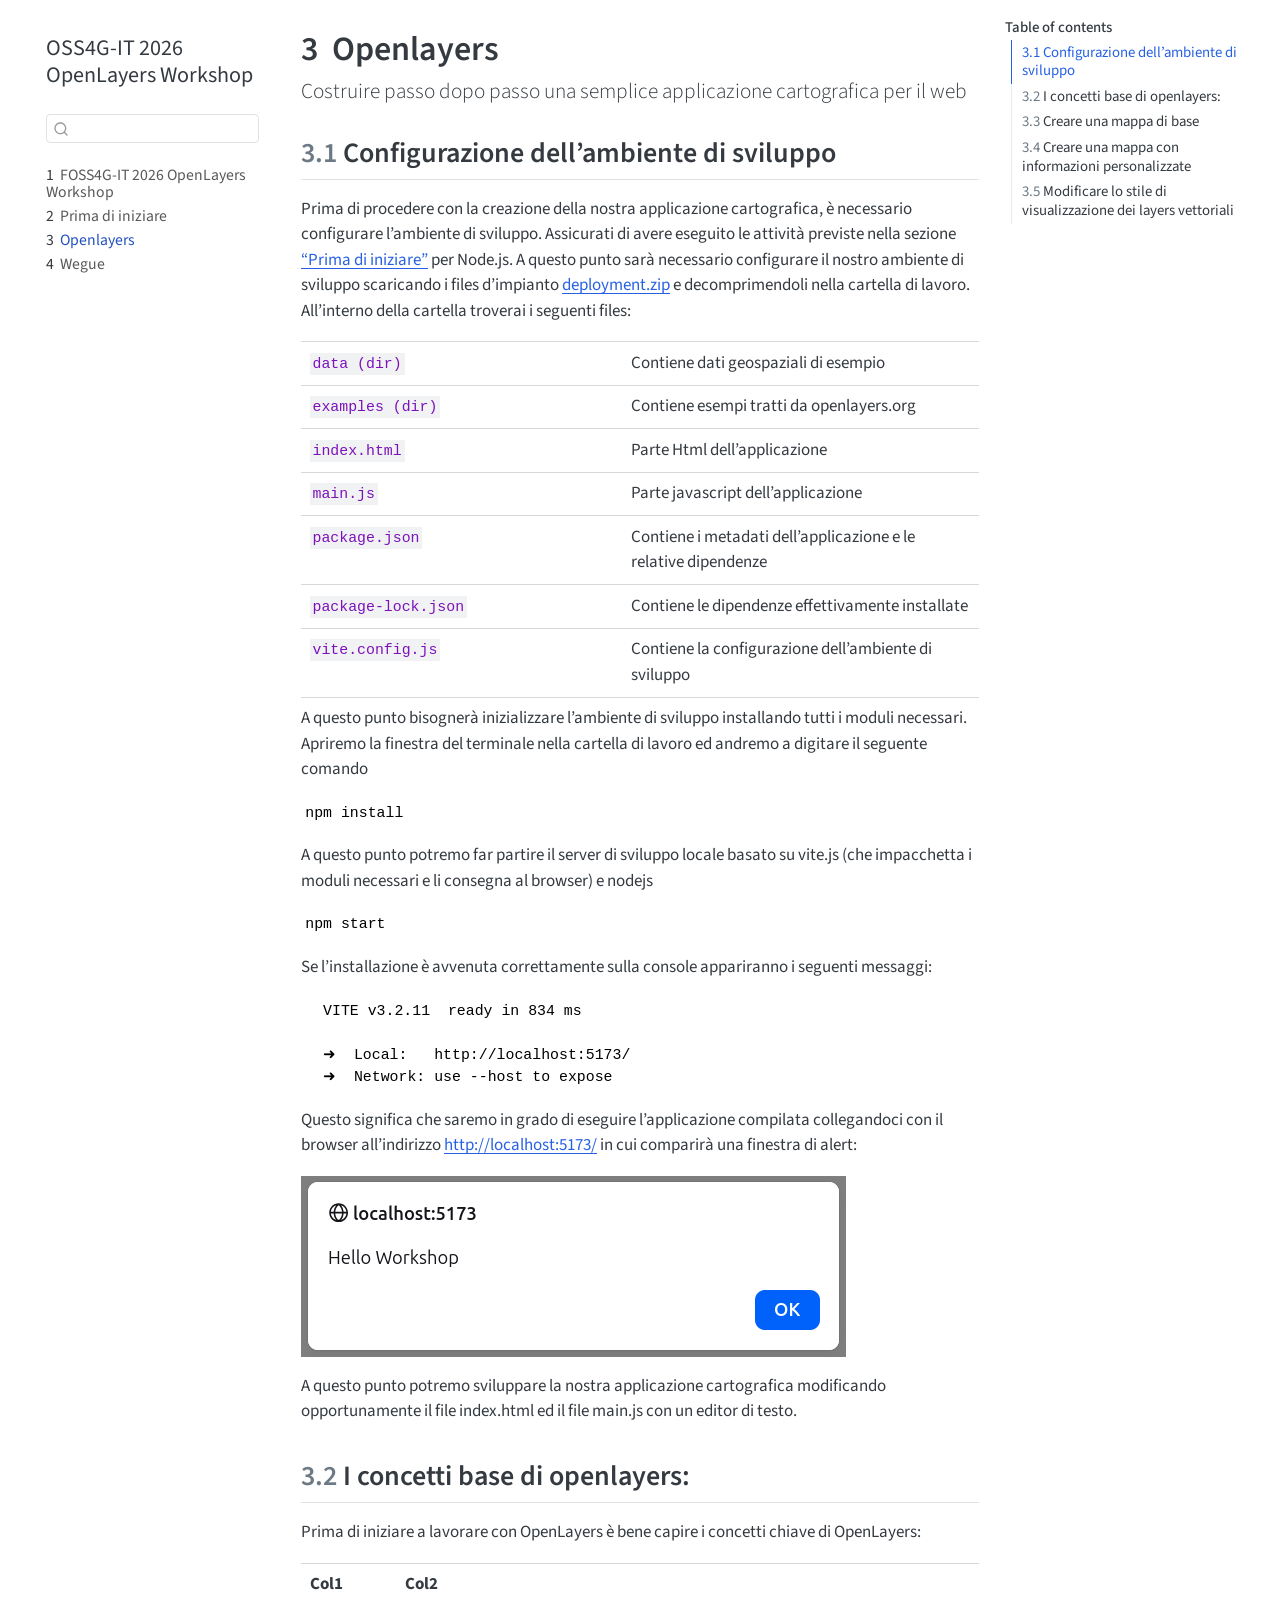
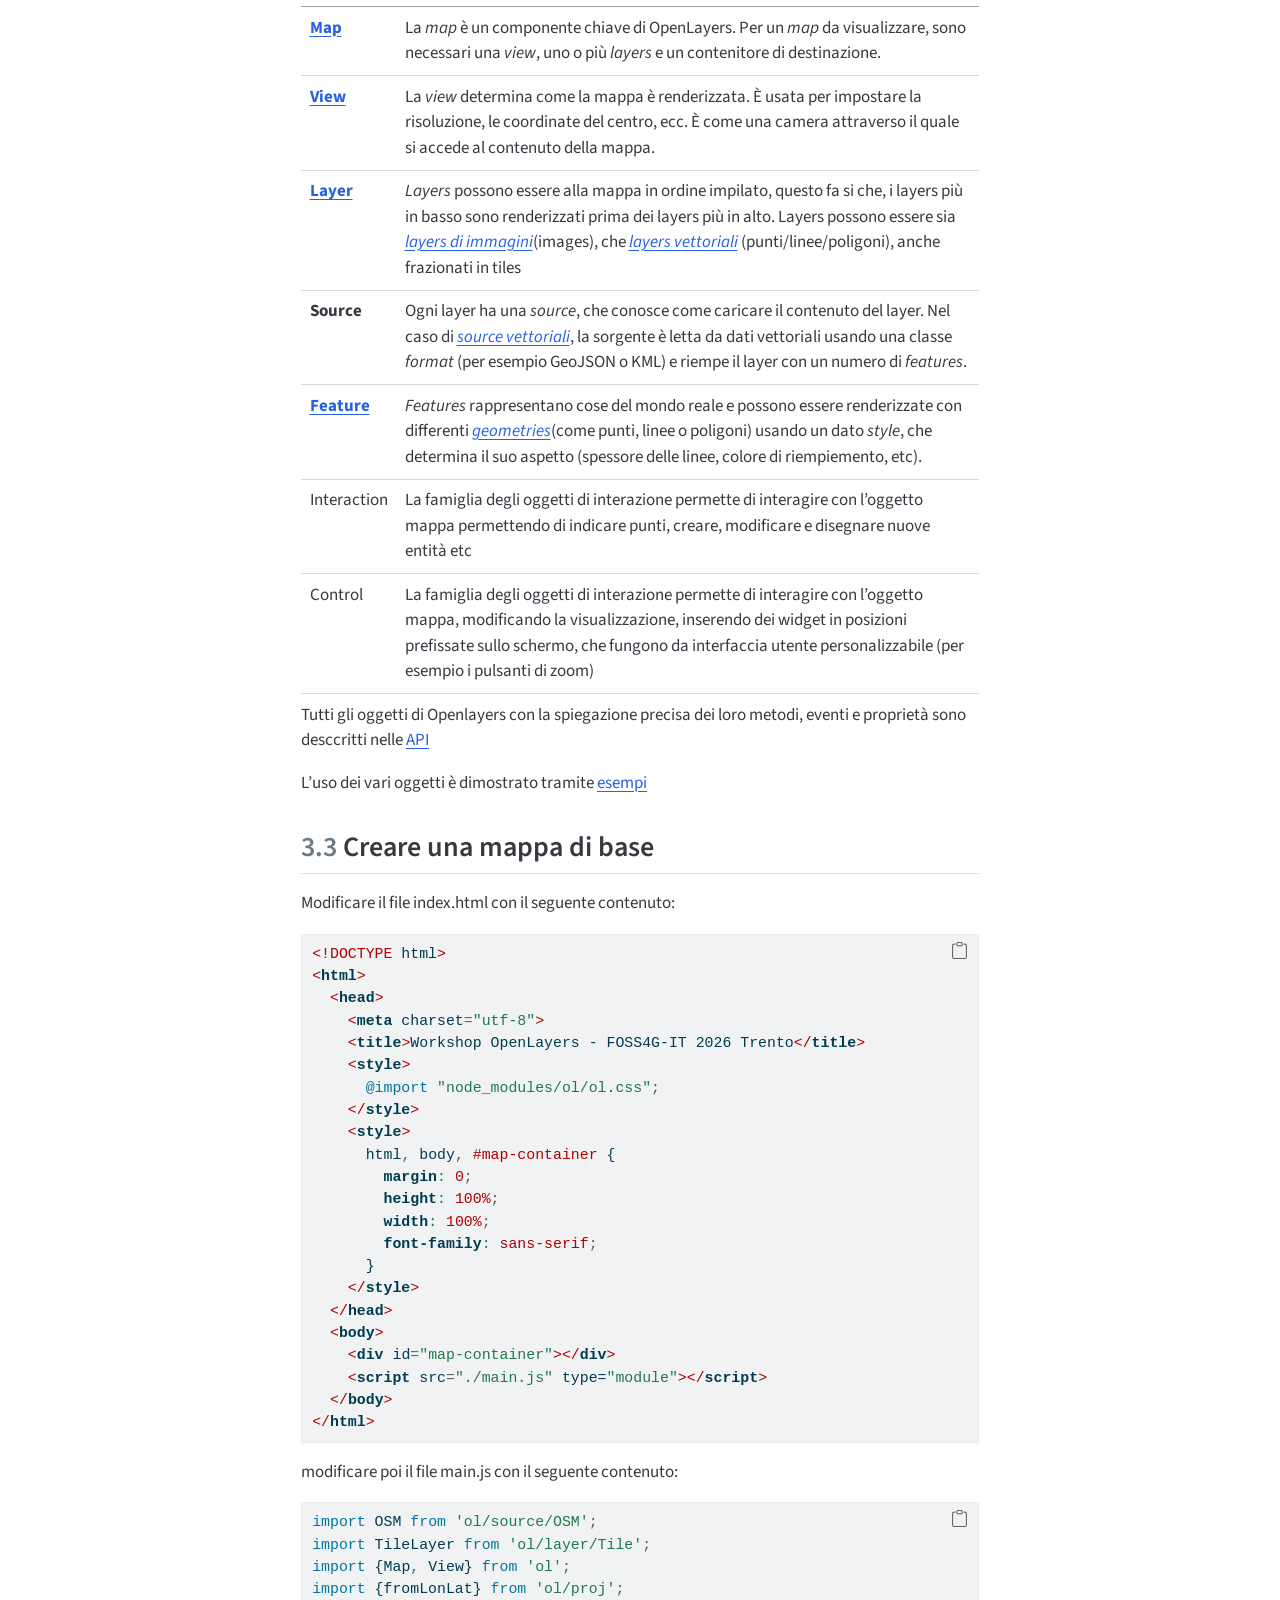
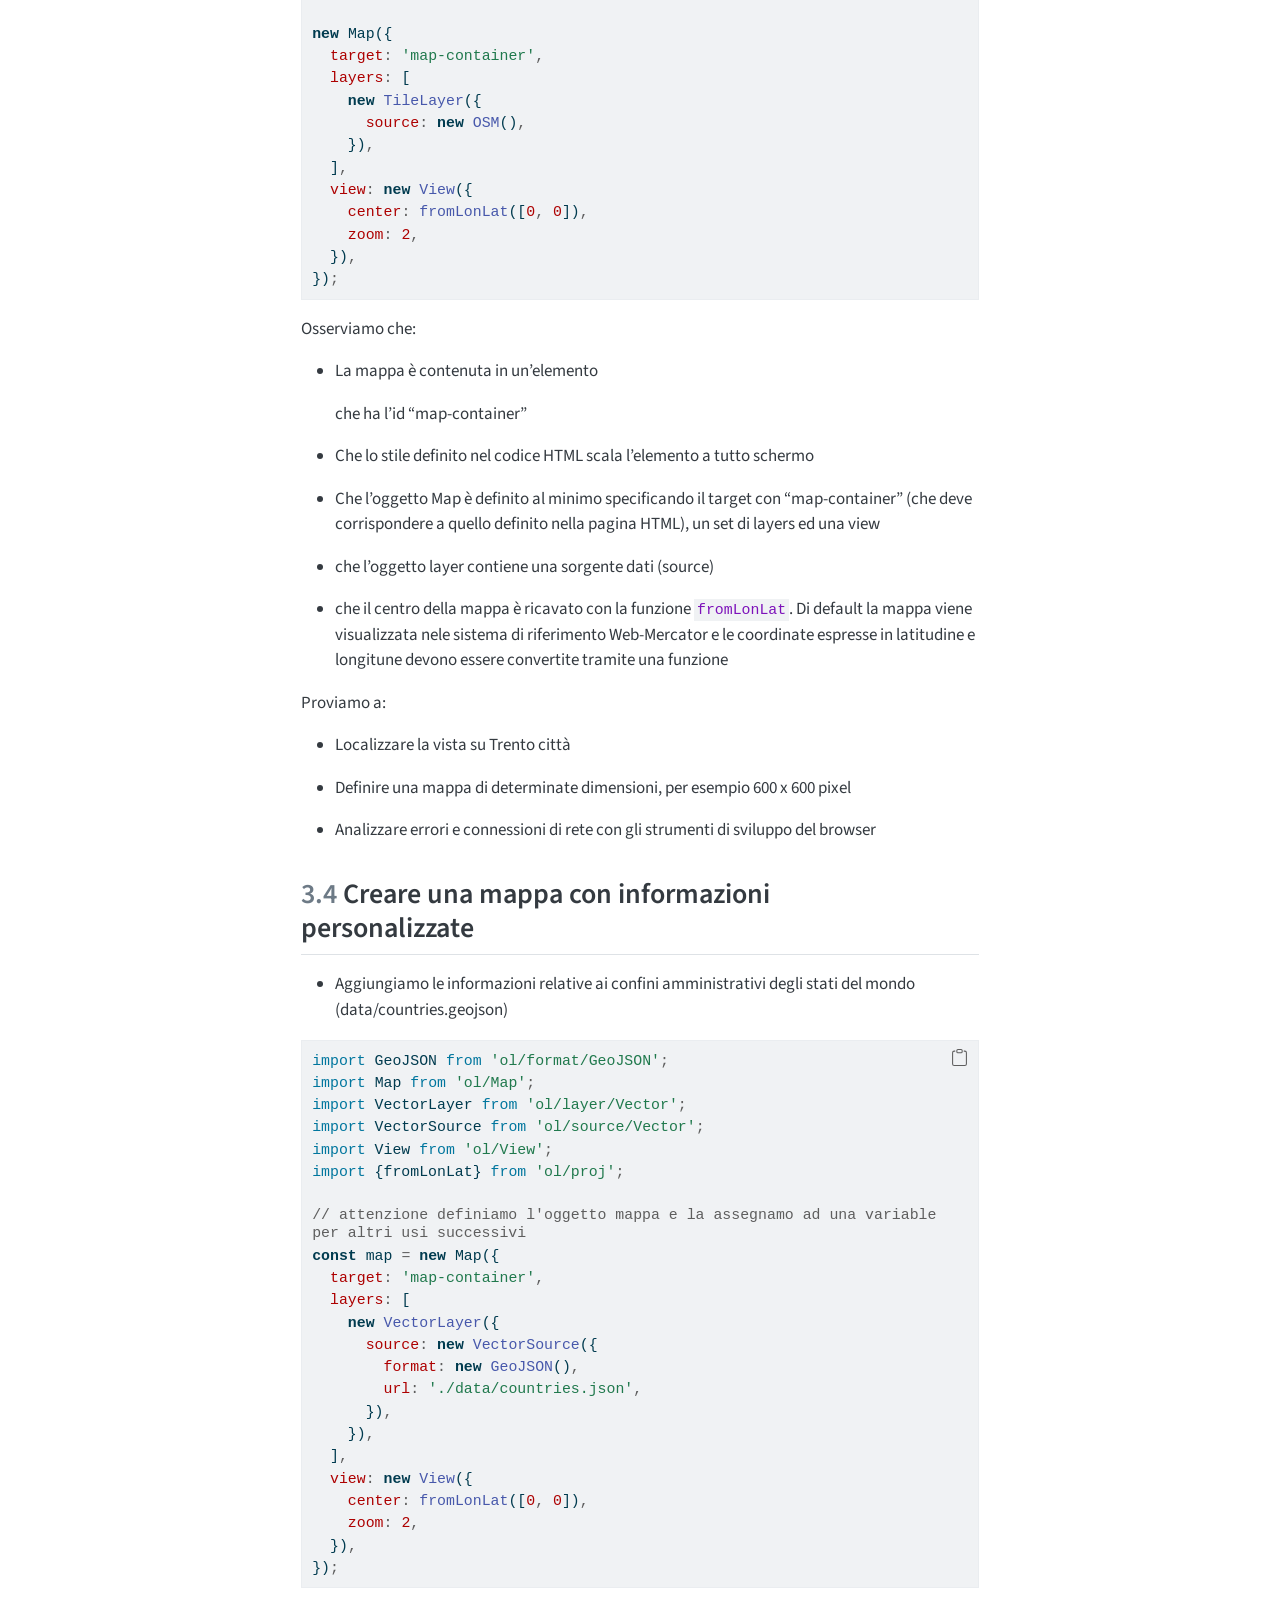
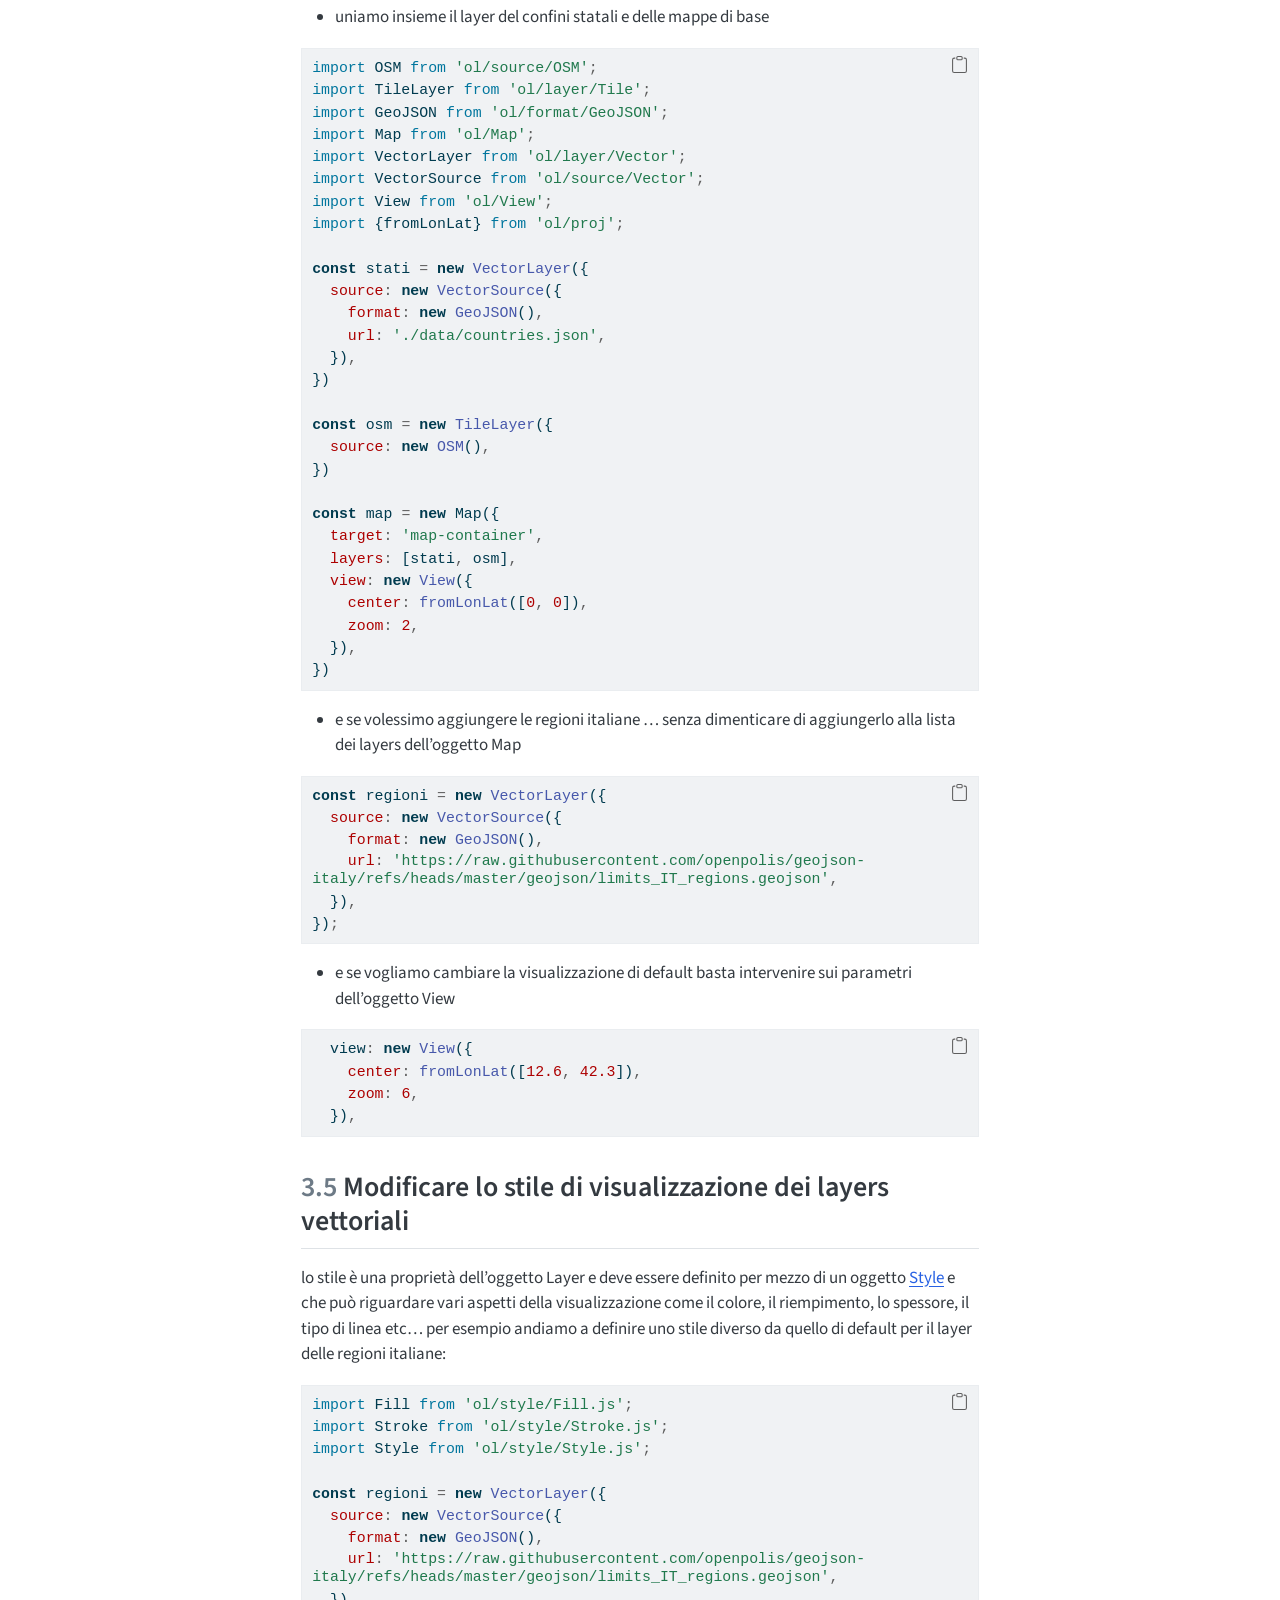
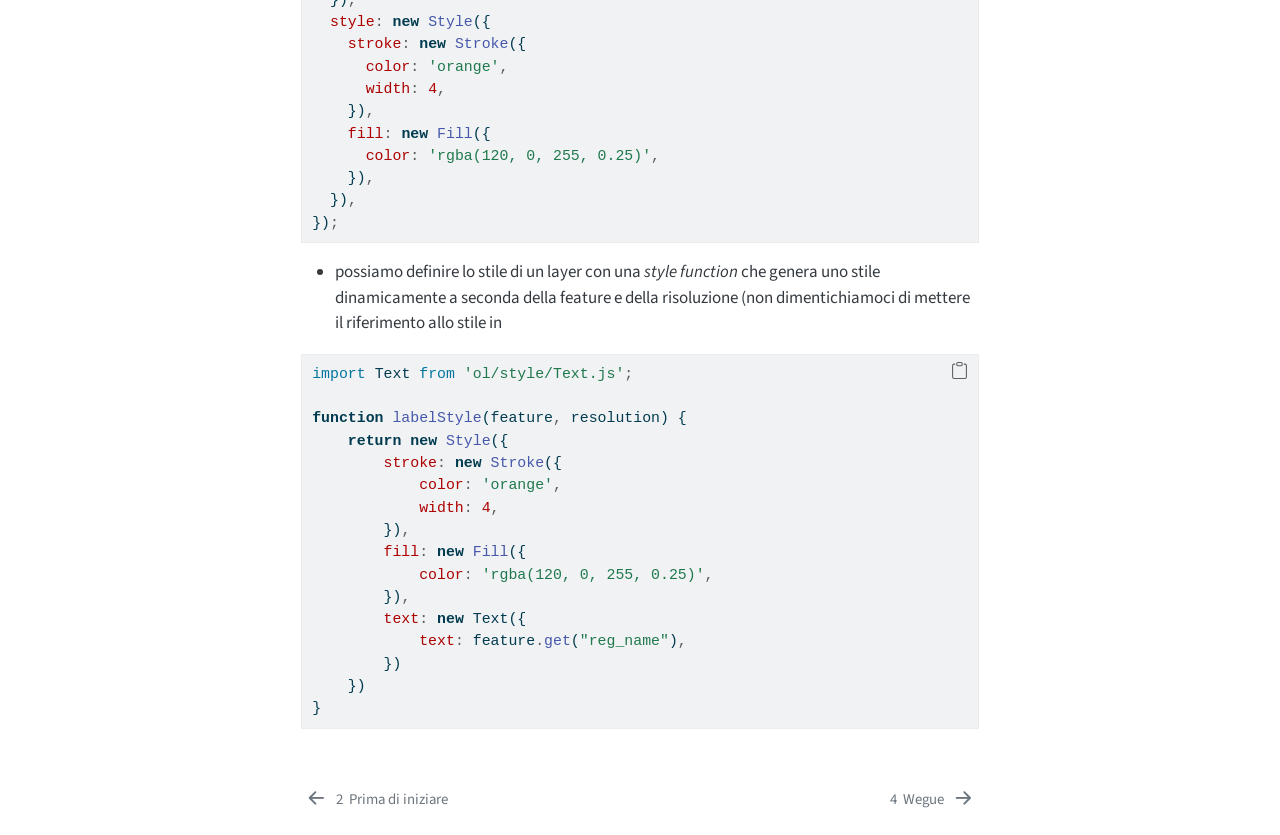
<file: docs/openlayers.html>
<!DOCTYPE html>
<html xmlns="http://www.w3.org/1999/xhtml" lang="en" xml:lang="en"><head>

<meta charset="utf-8">
<meta name="generator" content="quarto-1.9.38">

<meta name="viewport" content="width=device-width, initial-scale=1.0, user-scalable=yes">


<title>3&nbsp; Openlayers – OSS4G-IT 2026 OpenLayers Workshop</title>
<style>
/* Default styles provided by pandoc.
** See https://pandoc.org/MANUAL.html#variables-for-html for config info.
*/
code{white-space: pre-wrap;}
span.smallcaps{font-variant: small-caps;}
div.columns{display: flex; gap: min(4vw, 1.5em);}
div.column{flex: auto; overflow-x: auto;}
div.hanging-indent{margin-left: 1.5em; text-indent: -1.5em;}
ul.task-list{list-style: none;}
ul.task-list li input[type="checkbox"] {
  width: 0.8em;
  margin: 0 0.8em 0.2em -1em; /* quarto-specific, see https://github.com/quarto-dev/quarto-cli/issues/4556 */ 
  vertical-align: middle;
}
/* CSS for syntax highlighting */
html { -webkit-text-size-adjust: 100%; }
pre > code.sourceCode { white-space: pre; position: relative; }
pre > code.sourceCode > span { display: inline-block; line-height: 1.25; }
pre > code.sourceCode > span:empty { height: 1.2em; }
.sourceCode { overflow: visible; }
code.sourceCode > span { color: inherit; text-decoration: inherit; }
div.sourceCode { margin: 1em 0; }
pre.sourceCode { margin: 0; }
@media screen {
div.sourceCode { overflow: auto; }
}
@media print {
pre > code.sourceCode { white-space: pre-wrap; }
pre > code.sourceCode > span { text-indent: -5em; padding-left: 5em; }
}
pre.numberSource code
  { counter-reset: source-line 0; }
pre.numberSource code > span
  { position: relative; left: -4em; counter-increment: source-line; }
pre.numberSource code > span > a:first-child::before
  { content: counter(source-line);
    position: relative; left: -1em; text-align: right; vertical-align: baseline;
    border: none; display: inline-block;
    -webkit-touch-callout: none; -webkit-user-select: none;
    -khtml-user-select: none; -moz-user-select: none;
    -ms-user-select: none; user-select: none;
    padding: 0 4px; width: 4em;
  }
pre.numberSource { margin-left: 3em;  padding-left: 4px; }
div.sourceCode
  {   }
@media screen {
pre > code.sourceCode > span > a:first-child::before { text-decoration: underline; }
}
</style>


<script src="site_libs/quarto-nav/quarto-nav.js"></script>
<script src="site_libs/quarto-nav/headroom.min.js"></script>
<script src="site_libs/clipboard/clipboard.min.js"></script>
<script src="site_libs/quarto-search/autocomplete.umd.js"></script>
<script src="site_libs/quarto-search/fuse.min.js"></script>
<script src="site_libs/quarto-search/quarto-search.js"></script>
<meta name="quarto:offset" content="./">
<link href="./wegue.html" rel="next">
<link href="./setup.html" rel="prev">
<script src="site_libs/quarto-html/quarto.js" type="module"></script>
<script src="site_libs/quarto-html/tabsets/tabsets.js" type="module"></script>
<script src="site_libs/quarto-html/popper.min.js"></script>
<script src="site_libs/quarto-html/tippy.umd.min.js"></script>
<script src="site_libs/quarto-html/anchor.min.js"></script>
<link href="site_libs/quarto-html/tippy.css" rel="stylesheet">
<link href="site_libs/quarto-html/quarto-syntax-highlighting-15634bcf2e68342d4ad2dfa704d543f6.css" rel="stylesheet" id="quarto-text-highlighting-styles">
<script src="site_libs/bootstrap/bootstrap.min.js"></script>
<link href="site_libs/bootstrap/bootstrap-icons.css" rel="stylesheet">
<link href="site_libs/bootstrap/bootstrap-ec8eff129d6f50c8392963982e963180.min.css" rel="stylesheet" append-hash="true" id="quarto-bootstrap" data-mode="light">
<script id="quarto-search-options" type="application/json">{
  "location": "sidebar",
  "copy-button": false,
  "collapse-after": 3,
  "panel-placement": "start",
  "type": "textbox",
  "limit": 50,
  "keyboard-shortcut": [
    "f",
    "/",
    "s"
  ],
  "show-item-context": false,
  "language": {
    "search-no-results-text": "No results",
    "search-matching-documents-text": "matching documents",
    "search-copy-link-title": "Copy link to search",
    "search-hide-matches-text": "Hide additional matches",
    "search-more-match-text": "more match in this document",
    "search-more-matches-text": "more matches in this document",
    "search-clear-button-title": "Clear",
    "search-text-placeholder": "",
    "search-detached-cancel-button-title": "Cancel",
    "search-submit-button-title": "Submit",
    "search-label": "Search"
  }
}</script>


</head>

<body class="nav-sidebar floating quarto-light">

<div id="quarto-search-results"></div>
  <header id="quarto-header" class="headroom fixed-top">
  <nav class="quarto-secondary-nav">
    <div class="container-fluid d-flex">
      <button type="button" class="quarto-btn-toggle btn" data-bs-toggle="collapse" role="button" data-bs-target=".quarto-sidebar-collapse-item" aria-controls="quarto-sidebar" aria-expanded="false" aria-label="Toggle sidebar navigation" onclick="if (window.quartoToggleHeadroom) { window.quartoToggleHeadroom(); }">
        <i class="bi bi-layout-text-sidebar-reverse"></i>
      </button>
        <nav class="quarto-page-breadcrumbs" aria-label="breadcrumb"><ol class="breadcrumb"><li class="breadcrumb-item"><a href="./openlayers.html"><span class="chapter-number">3</span>&nbsp; <span class="chapter-title">Openlayers</span></a></li></ol></nav>
        <a class="flex-grow-1" role="navigation" data-bs-toggle="collapse" data-bs-target=".quarto-sidebar-collapse-item" aria-controls="quarto-sidebar" aria-expanded="false" aria-label="Toggle sidebar navigation" onclick="if (window.quartoToggleHeadroom) { window.quartoToggleHeadroom(); }">      
        </a>
      <button type="button" class="btn quarto-search-button" aria-label="Search" onclick="window.quartoOpenSearch();">
        <i class="bi bi-search"></i>
      </button>
    </div>
  </nav>
</header>
<!-- content -->
<div id="quarto-content" class="quarto-container page-columns page-rows-contents page-layout-article">
<!-- sidebar -->
  <nav id="quarto-sidebar" class="sidebar collapse collapse-horizontal quarto-sidebar-collapse-item sidebar-navigation floating overflow-auto">
    <div class="pt-lg-2 mt-2 text-left sidebar-header">
    <div class="sidebar-title mb-0 py-0">
      <a href="./">OSS4G-IT 2026 OpenLayers Workshop</a> 
    </div>
      </div>
        <div class="mt-2 flex-shrink-0 align-items-center">
        <div class="sidebar-search">
        <div id="quarto-search" class="" title="Search"></div>
        </div>
        </div>
    <div class="sidebar-menu-container"> 
    <ul class="list-unstyled mt-1">
        <li class="sidebar-item">
  <div class="sidebar-item-container"> 
  <a href="./index.html" class="sidebar-item-text sidebar-link">
 <span class="menu-text"><span class="chapter-number">1</span>&nbsp; <span class="chapter-title">FOSS4G-IT 2026 OpenLayers Workshop</span></span></a>
  </div>
</li>
        <li class="sidebar-item">
  <div class="sidebar-item-container"> 
  <a href="./setup.html" class="sidebar-item-text sidebar-link">
 <span class="menu-text"><span class="chapter-number">2</span>&nbsp; <span class="chapter-title">Prima di iniziare</span></span></a>
  </div>
</li>
        <li class="sidebar-item">
  <div class="sidebar-item-container"> 
  <a href="./openlayers.html" class="sidebar-item-text sidebar-link active">
 <span class="menu-text"><span class="chapter-number">3</span>&nbsp; <span class="chapter-title">Openlayers</span></span></a>
  </div>
</li>
        <li class="sidebar-item">
  <div class="sidebar-item-container"> 
  <a href="./wegue.html" class="sidebar-item-text sidebar-link">
 <span class="menu-text"><span class="chapter-number">4</span>&nbsp; <span class="chapter-title">Wegue</span></span></a>
  </div>
</li>
    </ul>
    </div>
</nav>
<div id="quarto-sidebar-glass" class="quarto-sidebar-collapse-item" data-bs-toggle="collapse" data-bs-target=".quarto-sidebar-collapse-item"></div>
<!-- margin-sidebar -->
    <div id="quarto-margin-sidebar" class="sidebar margin-sidebar">
        <nav id="TOC" role="doc-toc" class="toc-active">
    <h2 id="toc-title">Table of contents</h2>
   
  <ul>
  <li><a href="#configurazione-dellambiente-di-sviluppo" id="toc-configurazione-dellambiente-di-sviluppo" class="nav-link active" data-scroll-target="#configurazione-dellambiente-di-sviluppo"><span class="header-section-number">3.1</span> Configurazione dell’ambiente di sviluppo</a></li>
  <li><a href="#i-concetti-base-di-openlayers" id="toc-i-concetti-base-di-openlayers" class="nav-link" data-scroll-target="#i-concetti-base-di-openlayers"><span class="header-section-number">3.2</span> I concetti base di openlayers:</a></li>
  <li><a href="#creare-una-mappa-di-base" id="toc-creare-una-mappa-di-base" class="nav-link" data-scroll-target="#creare-una-mappa-di-base"><span class="header-section-number">3.3</span> Creare una mappa di base</a></li>
  <li><a href="#creare-una-mappa-con-informazioni-personalizzate" id="toc-creare-una-mappa-con-informazioni-personalizzate" class="nav-link" data-scroll-target="#creare-una-mappa-con-informazioni-personalizzate"><span class="header-section-number">3.4</span> Creare una mappa con informazioni personalizzate</a></li>
  <li><a href="#modificare-lo-stile-di-visualizzazione-dei-layers-vettoriali" id="toc-modificare-lo-stile-di-visualizzazione-dei-layers-vettoriali" class="nav-link" data-scroll-target="#modificare-lo-stile-di-visualizzazione-dei-layers-vettoriali"><span class="header-section-number">3.5</span> Modificare lo stile di visualizzazione dei layers vettoriali</a></li>
  </ul>
</nav>
    </div>
<!-- main -->
<main class="content" id="quarto-document-content">

<header id="title-block-header" class="quarto-title-block default">
<div class="quarto-title">
<h1 class="title"><span class="chapter-number">3</span>&nbsp; <span class="chapter-title">Openlayers</span></h1>
<p class="subtitle lead">Costruire passo dopo passo una semplice applicazione cartografica per il web</p>
</div>



<div class="quarto-title-meta">

    
  
    
  </div>
  


</header>


<section id="configurazione-dellambiente-di-sviluppo" class="level2" data-number="3.1">
<h2 data-number="3.1" class="anchored" data-anchor-id="configurazione-dellambiente-di-sviluppo"><span class="header-section-number">3.1</span> Configurazione dell’ambiente di sviluppo</h2>
<p>Prima di procedere con la creazione della nostra applicazione cartografica, è necessario configurare l’ambiente di sviluppo. Assicurati di avere eseguito le attività previste nella sezione <a href="./setup.html">“Prima di iniziare”</a> per Node.js. A questo punto sarà necessario configurare il nostro ambiente di sviluppo scaricando i files d’impianto <a href=".\assets/deployment.zip">deployment.zip</a> e decomprimendoli nella cartella di lavoro. All’interno della cartella troverai i seguenti files:</p>
<table class="caption-top table">
<colgroup>
<col style="width: 47%">
<col style="width: 52%">
</colgroup>
<tbody>
<tr class="odd">
<td><code>data (dir)</code></td>
<td>Contiene dati geospaziali di esempio</td>
</tr>
<tr class="even">
<td><code>examples (dir)</code></td>
<td>Contiene esempi tratti da openlayers.org</td>
</tr>
<tr class="odd">
<td><code>index.html</code></td>
<td>Parte Html dell’applicazione</td>
</tr>
<tr class="even">
<td><code>main.js</code></td>
<td>Parte javascript dell’applicazione</td>
</tr>
<tr class="odd">
<td><code>package.json</code></td>
<td>Contiene i metadati dell’applicazione e le relative dipendenze</td>
</tr>
<tr class="even">
<td><code>package-lock.json</code></td>
<td>Contiene le dipendenze effettivamente installate</td>
</tr>
<tr class="odd">
<td><code>vite.config.js</code></td>
<td>Contiene la configurazione dell’ambiente di sviluppo</td>
</tr>
</tbody>
</table>
<p>A questo punto bisognerà inizializzare l’ambiente di sviluppo installando tutti i moduli necessari. Apriremo la finestra del terminale nella cartella di lavoro ed andremo a digitare il seguente comando</p>
<pre><code>npm install</code></pre>
<p>A questo punto potremo far partire il server di sviluppo locale basato su vite.js (che impacchetta i moduli necessari e li consegna al browser) e nodejs</p>
<pre><code>npm start</code></pre>
<p>Se l’installazione è avvenuta correttamente sulla console appariranno i seguenti messaggi:</p>
<pre><code>  VITE v3.2.11  ready in 834 ms

  ➜  Local:   http://localhost:5173/
  ➜  Network: use --host to expose</code></pre>
<p>Questo significa che saremo in grado di eseguire l’applicazione compilata collegandoci con il browser all’indirizzo <a href="http://localhost:5173/" class="uri">http://localhost:5173/</a> in cui comparirà una finestra di alert:</p>
<p><img src="assets/deploy_ok.png" class="img-fluid"></p>
<p>A questo punto potremo sviluppare la nostra applicazione cartografica modificando opportunamente il file index.html ed il file main.js con un editor di testo.</p>
</section>
<section id="i-concetti-base-di-openlayers" class="level2" data-number="3.2">
<h2 data-number="3.2" class="anchored" data-anchor-id="i-concetti-base-di-openlayers"><span class="header-section-number">3.2</span> I concetti base di openlayers:</h2>
<p>Prima di iniziare a lavorare con OpenLayers è bene capire i concetti chiave di OpenLayers:</p>
<table class="caption-top table">
<thead>
<tr class="header">
<th>Col1</th>
<th>Col2</th>
</tr>
</thead>
<tbody>
<tr class="odd">
<td><a href="https://openlayers.org/en/latest/apidoc/module-ol_Map-Map.html"><strong>Map</strong></a></td>
<td>La <em>map</em> è un componente chiave di OpenLayers. Per un <em>map</em> da visualizzare, sono necessari una <em>view</em>, uno o più <em>layers</em> e un contenitore di destinazione.</td>
</tr>
<tr class="even">
<td><a href="https://openlayers.org/en/latest/apidoc/module-ol_View-View.html"><strong>View</strong></a></td>
<td>La <em>view</em> determina come la mappa è renderizzata. È usata per impostare la risoluzione, le coordinate del centro, ecc. È come una camera attraverso il quale si accede al contenuto della mappa.</td>
</tr>
<tr class="odd">
<td><a href="https://openlayers.org/en/latest/apidoc/module-ol_layer_Layer-Layer.html"><strong>Layer</strong></a></td>
<td><em>Layers</em> possono essere alla mappa in ordine impilato, questo fa si che, i layers più in basso sono renderizzati prima dei layers più in alto. Layers possono essere sia <a href="https://openlayers.org/en/latest/apidoc/module-ol_layer_Image-ImageLayer.html"><em>layers di immagini</em></a>(images), che <a href="https://openlayers.org/en/latest/apidoc/module-ol_layer_Vector-VectorLayer.html"><em>layers vettoriali</em></a> (punti/linee/poligoni), anche frazionati in tiles</td>
</tr>
<tr class="even">
<td><strong>Source</strong></td>
<td>Ogni layer ha una <em>source</em>, che conosce come caricare il contenuto del layer. Nel caso di <a href="https://openlayers.org/en/latest/apidoc/module-ol_source_Vector-VectorSource.html"><em>source vettoriali</em></a>, la sorgente è letta da dati vettoriali usando una classe <em>format</em> (per esempio GeoJSON o KML) e riempe il layer con un numero di <em>features</em>.</td>
</tr>
<tr class="odd">
<td><a href="https://openlayers.org/en/latest/apidoc/module-ol_Feature-Feature.html"><strong>Feature</strong></a></td>
<td><em>Features</em> rappresentano cose del mondo reale e possono essere renderizzate con differenti <a href="https://openlayers.org/en/latest/apidoc/module-ol_geom_Geometry-Geometry.html"><em>geometries</em></a>(come punti, linee o poligoni) usando un dato <em>style</em>, che determina il suo aspetto (spessore delle linee, colore di riempiemento, etc).</td>
</tr>
<tr class="even">
<td>Interaction</td>
<td>La famiglia degli oggetti di interazione permette di interagire con l’oggetto mappa permettendo di indicare punti, creare, modificare e disegnare nuove entità etc</td>
</tr>
<tr class="odd">
<td>Control</td>
<td>La famiglia degli oggetti di interazione permette di interagire con l’oggetto mappa, modificando la visualizzazione, inserendo dei widget in posizioni prefissate sullo schermo, che fungono da interfaccia utente personalizzabile (per esempio i pulsanti di zoom)</td>
</tr>
</tbody>
</table>
<p>Tutti gli oggetti di Openlayers con la spiegazione precisa dei loro metodi, eventi e proprietà sono desccritti nelle <a href="https://openlayers.org/en/latest/apidoc/">API</a></p>
<p>L’uso dei vari oggetti è dimostrato tramite <a href="https://openlayers.org/en/latest/examples/">esempi</a></p>
</section>
<section id="creare-una-mappa-di-base" class="level2" data-number="3.3">
<h2 data-number="3.3" class="anchored" data-anchor-id="creare-una-mappa-di-base"><span class="header-section-number">3.3</span> Creare una mappa di base</h2>
<p>Modificare il file index.html con il seguente contenuto:</p>
<div class="code-copy-outer-scaffold"><div class="sourceCode" id="cb4"><pre class="sourceCode html code-with-copy"><code class="sourceCode html"><span id="cb4-1"><a href="#cb4-1" aria-hidden="true" tabindex="-1"></a><span class="dt">&lt;!DOCTYPE</span> html<span class="dt">&gt;</span></span>
<span id="cb4-2"><a href="#cb4-2" aria-hidden="true" tabindex="-1"></a><span class="dt">&lt;</span><span class="kw">html</span><span class="dt">&gt;</span></span>
<span id="cb4-3"><a href="#cb4-3" aria-hidden="true" tabindex="-1"></a>  <span class="dt">&lt;</span><span class="kw">head</span><span class="dt">&gt;</span></span>
<span id="cb4-4"><a href="#cb4-4" aria-hidden="true" tabindex="-1"></a>    <span class="dt">&lt;</span><span class="kw">meta</span><span class="ot"> charset</span><span class="op">=</span><span class="st">"utf-8"</span><span class="dt">&gt;</span></span>
<span id="cb4-5"><a href="#cb4-5" aria-hidden="true" tabindex="-1"></a>    <span class="dt">&lt;</span><span class="kw">title</span><span class="dt">&gt;</span>Workshop OpenLayers - FOSS4G-IT 2026 Trento<span class="dt">&lt;/</span><span class="kw">title</span><span class="dt">&gt;</span></span>
<span id="cb4-6"><a href="#cb4-6" aria-hidden="true" tabindex="-1"></a>    <span class="dt">&lt;</span><span class="kw">style</span><span class="dt">&gt;</span></span>
<span id="cb4-7"><a href="#cb4-7" aria-hidden="true" tabindex="-1"></a>      <span class="im">@import</span> <span class="st">"node_modules/ol/ol.css"</span><span class="op">;</span></span>
<span id="cb4-8"><a href="#cb4-8" aria-hidden="true" tabindex="-1"></a>    <span class="dt">&lt;/</span><span class="kw">style</span><span class="dt">&gt;</span></span>
<span id="cb4-9"><a href="#cb4-9" aria-hidden="true" tabindex="-1"></a>    <span class="dt">&lt;</span><span class="kw">style</span><span class="dt">&gt;</span></span>
<span id="cb4-10"><a href="#cb4-10" aria-hidden="true" tabindex="-1"></a>      html<span class="op">,</span> body<span class="op">,</span> <span class="pp">#map-container</span> {</span>
<span id="cb4-11"><a href="#cb4-11" aria-hidden="true" tabindex="-1"></a>        <span class="kw">margin</span><span class="ch">:</span> <span class="dv">0</span><span class="op">;</span></span>
<span id="cb4-12"><a href="#cb4-12" aria-hidden="true" tabindex="-1"></a>        <span class="kw">height</span><span class="ch">:</span> <span class="dv">100</span><span class="dt">%</span><span class="op">;</span></span>
<span id="cb4-13"><a href="#cb4-13" aria-hidden="true" tabindex="-1"></a>        <span class="kw">width</span><span class="ch">:</span> <span class="dv">100</span><span class="dt">%</span><span class="op">;</span></span>
<span id="cb4-14"><a href="#cb4-14" aria-hidden="true" tabindex="-1"></a>        <span class="kw">font-family</span><span class="ch">:</span> <span class="dv">sans-serif</span><span class="op">;</span></span>
<span id="cb4-15"><a href="#cb4-15" aria-hidden="true" tabindex="-1"></a>      }</span>
<span id="cb4-16"><a href="#cb4-16" aria-hidden="true" tabindex="-1"></a>    <span class="dt">&lt;/</span><span class="kw">style</span><span class="dt">&gt;</span></span>
<span id="cb4-17"><a href="#cb4-17" aria-hidden="true" tabindex="-1"></a>  <span class="dt">&lt;/</span><span class="kw">head</span><span class="dt">&gt;</span></span>
<span id="cb4-18"><a href="#cb4-18" aria-hidden="true" tabindex="-1"></a>  <span class="dt">&lt;</span><span class="kw">body</span><span class="dt">&gt;</span></span>
<span id="cb4-19"><a href="#cb4-19" aria-hidden="true" tabindex="-1"></a>    <span class="dt">&lt;</span><span class="kw">div</span><span class="ot"> id</span><span class="op">=</span><span class="st">"map-container"</span><span class="dt">&gt;&lt;/</span><span class="kw">div</span><span class="dt">&gt;</span></span>
<span id="cb4-20"><a href="#cb4-20" aria-hidden="true" tabindex="-1"></a>    <span class="dt">&lt;</span><span class="kw">script</span><span class="ot"> src</span><span class="op">=</span><span class="st">"./main.js"</span><span class="ot"> type=</span><span class="st">"module"</span><span class="dt">&gt;&lt;/</span><span class="kw">script</span><span class="dt">&gt;</span></span>
<span id="cb4-21"><a href="#cb4-21" aria-hidden="true" tabindex="-1"></a>  <span class="dt">&lt;/</span><span class="kw">body</span><span class="dt">&gt;</span></span>
<span id="cb4-22"><a href="#cb4-22" aria-hidden="true" tabindex="-1"></a><span class="dt">&lt;/</span><span class="kw">html</span><span class="dt">&gt;</span></span></code></pre></div><button title="Copy to Clipboard" class="code-copy-button"><i class="bi"></i></button></div>
<p>modificare poi il file main.js con il seguente contenuto:</p>
<div class="code-copy-outer-scaffold"><div class="sourceCode" id="cb5"><pre class="sourceCode javascript code-with-copy"><code class="sourceCode javascript"><span id="cb5-1"><a href="#cb5-1" aria-hidden="true" tabindex="-1"></a><span class="im">import</span> OSM <span class="im">from</span> <span class="st">'ol/source/OSM'</span><span class="op">;</span></span>
<span id="cb5-2"><a href="#cb5-2" aria-hidden="true" tabindex="-1"></a><span class="im">import</span> TileLayer <span class="im">from</span> <span class="st">'ol/layer/Tile'</span><span class="op">;</span></span>
<span id="cb5-3"><a href="#cb5-3" aria-hidden="true" tabindex="-1"></a><span class="im">import</span> {<span class="bu">Map</span><span class="op">,</span> View} <span class="im">from</span> <span class="st">'ol'</span><span class="op">;</span></span>
<span id="cb5-4"><a href="#cb5-4" aria-hidden="true" tabindex="-1"></a><span class="im">import</span> {fromLonLat} <span class="im">from</span> <span class="st">'ol/proj'</span><span class="op">;</span></span>
<span id="cb5-5"><a href="#cb5-5" aria-hidden="true" tabindex="-1"></a></span>
<span id="cb5-6"><a href="#cb5-6" aria-hidden="true" tabindex="-1"></a><span class="kw">new</span> <span class="bu">Map</span>({</span>
<span id="cb5-7"><a href="#cb5-7" aria-hidden="true" tabindex="-1"></a>  <span class="dt">target</span><span class="op">:</span> <span class="st">'map-container'</span><span class="op">,</span></span>
<span id="cb5-8"><a href="#cb5-8" aria-hidden="true" tabindex="-1"></a>  <span class="dt">layers</span><span class="op">:</span> [</span>
<span id="cb5-9"><a href="#cb5-9" aria-hidden="true" tabindex="-1"></a>    <span class="kw">new</span> <span class="fu">TileLayer</span>({</span>
<span id="cb5-10"><a href="#cb5-10" aria-hidden="true" tabindex="-1"></a>      <span class="dt">source</span><span class="op">:</span> <span class="kw">new</span> <span class="fu">OSM</span>()<span class="op">,</span></span>
<span id="cb5-11"><a href="#cb5-11" aria-hidden="true" tabindex="-1"></a>    })<span class="op">,</span></span>
<span id="cb5-12"><a href="#cb5-12" aria-hidden="true" tabindex="-1"></a>  ]<span class="op">,</span></span>
<span id="cb5-13"><a href="#cb5-13" aria-hidden="true" tabindex="-1"></a>  <span class="dt">view</span><span class="op">:</span> <span class="kw">new</span> <span class="fu">View</span>({</span>
<span id="cb5-14"><a href="#cb5-14" aria-hidden="true" tabindex="-1"></a>    <span class="dt">center</span><span class="op">:</span> <span class="fu">fromLonLat</span>([<span class="dv">0</span><span class="op">,</span> <span class="dv">0</span>])<span class="op">,</span></span>
<span id="cb5-15"><a href="#cb5-15" aria-hidden="true" tabindex="-1"></a>    <span class="dt">zoom</span><span class="op">:</span> <span class="dv">2</span><span class="op">,</span></span>
<span id="cb5-16"><a href="#cb5-16" aria-hidden="true" tabindex="-1"></a>  })<span class="op">,</span></span>
<span id="cb5-17"><a href="#cb5-17" aria-hidden="true" tabindex="-1"></a>})<span class="op">;</span></span></code></pre></div><button title="Copy to Clipboard" class="code-copy-button"><i class="bi"></i></button></div>
<p>Osserviamo che:</p>
<ul>
<li><p>La mappa è contenuta in un’elemento</p>
<div>
<p>che ha l’id “map-container”</p>
</div></li>
<li><p>Che lo stile definito nel codice HTML scala l’elemento a tutto schermo</p></li>
<li><p>Che l’oggetto Map è definito al minimo specificando il target con “map-container” (che deve corrispondere a quello definito nella pagina HTML), un set di layers ed una view</p></li>
<li><p>che l’oggetto layer contiene una sorgente dati (source)</p></li>
<li><p>che il centro della mappa è ricavato con la funzione <code>fromLonLat</code>. Di default la mappa viene visualizzata nele sistema di riferimento Web-Mercator e le coordinate espresse in latitudine e longitune devono essere convertite tramite una funzione</p></li>
</ul>
<p>Proviamo a:</p>
<ul>
<li><p>Localizzare la vista su Trento città</p></li>
<li><p>Definire una mappa di determinate dimensioni, per esempio 600 x 600 pixel</p></li>
<li><p>Analizzare errori e connessioni di rete con gli strumenti di sviluppo del browser</p></li>
</ul>
</section>
<section id="creare-una-mappa-con-informazioni-personalizzate" class="level2" data-number="3.4">
<h2 data-number="3.4" class="anchored" data-anchor-id="creare-una-mappa-con-informazioni-personalizzate"><span class="header-section-number">3.4</span> Creare una mappa con informazioni personalizzate</h2>
<ul>
<li>Aggiungiamo le informazioni relative ai confini amministrativi degli stati del mondo (data/countries.geojson)</li>
</ul>
<div class="code-copy-outer-scaffold"><div class="sourceCode" id="cb6"><pre class="sourceCode javascript code-with-copy"><code class="sourceCode javascript"><span id="cb6-1"><a href="#cb6-1" aria-hidden="true" tabindex="-1"></a><span class="im">import</span> GeoJSON <span class="im">from</span> <span class="st">'ol/format/GeoJSON'</span><span class="op">;</span></span>
<span id="cb6-2"><a href="#cb6-2" aria-hidden="true" tabindex="-1"></a><span class="im">import</span> <span class="bu">Map</span> <span class="im">from</span> <span class="st">'ol/Map'</span><span class="op">;</span></span>
<span id="cb6-3"><a href="#cb6-3" aria-hidden="true" tabindex="-1"></a><span class="im">import</span> VectorLayer <span class="im">from</span> <span class="st">'ol/layer/Vector'</span><span class="op">;</span></span>
<span id="cb6-4"><a href="#cb6-4" aria-hidden="true" tabindex="-1"></a><span class="im">import</span> VectorSource <span class="im">from</span> <span class="st">'ol/source/Vector'</span><span class="op">;</span></span>
<span id="cb6-5"><a href="#cb6-5" aria-hidden="true" tabindex="-1"></a><span class="im">import</span> View <span class="im">from</span> <span class="st">'ol/View'</span><span class="op">;</span></span>
<span id="cb6-6"><a href="#cb6-6" aria-hidden="true" tabindex="-1"></a><span class="im">import</span> {fromLonLat} <span class="im">from</span> <span class="st">'ol/proj'</span><span class="op">;</span></span>
<span id="cb6-7"><a href="#cb6-7" aria-hidden="true" tabindex="-1"></a></span>
<span id="cb6-8"><a href="#cb6-8" aria-hidden="true" tabindex="-1"></a><span class="co">// attenzione definiamo l'oggetto mappa e la assegnamo ad una variable per altri usi successivi</span></span>
<span id="cb6-9"><a href="#cb6-9" aria-hidden="true" tabindex="-1"></a><span class="kw">const</span> map <span class="op">=</span> <span class="kw">new</span> <span class="bu">Map</span>({</span>
<span id="cb6-10"><a href="#cb6-10" aria-hidden="true" tabindex="-1"></a>  <span class="dt">target</span><span class="op">:</span> <span class="st">'map-container'</span><span class="op">,</span></span>
<span id="cb6-11"><a href="#cb6-11" aria-hidden="true" tabindex="-1"></a>  <span class="dt">layers</span><span class="op">:</span> [</span>
<span id="cb6-12"><a href="#cb6-12" aria-hidden="true" tabindex="-1"></a>    <span class="kw">new</span> <span class="fu">VectorLayer</span>({</span>
<span id="cb6-13"><a href="#cb6-13" aria-hidden="true" tabindex="-1"></a>      <span class="dt">source</span><span class="op">:</span> <span class="kw">new</span> <span class="fu">VectorSource</span>({</span>
<span id="cb6-14"><a href="#cb6-14" aria-hidden="true" tabindex="-1"></a>        <span class="dt">format</span><span class="op">:</span> <span class="kw">new</span> <span class="fu">GeoJSON</span>()<span class="op">,</span></span>
<span id="cb6-15"><a href="#cb6-15" aria-hidden="true" tabindex="-1"></a>        <span class="dt">url</span><span class="op">:</span> <span class="st">'./data/countries.json'</span><span class="op">,</span></span>
<span id="cb6-16"><a href="#cb6-16" aria-hidden="true" tabindex="-1"></a>      })<span class="op">,</span></span>
<span id="cb6-17"><a href="#cb6-17" aria-hidden="true" tabindex="-1"></a>    })<span class="op">,</span></span>
<span id="cb6-18"><a href="#cb6-18" aria-hidden="true" tabindex="-1"></a>  ]<span class="op">,</span></span>
<span id="cb6-19"><a href="#cb6-19" aria-hidden="true" tabindex="-1"></a>  <span class="dt">view</span><span class="op">:</span> <span class="kw">new</span> <span class="fu">View</span>({</span>
<span id="cb6-20"><a href="#cb6-20" aria-hidden="true" tabindex="-1"></a>    <span class="dt">center</span><span class="op">:</span> <span class="fu">fromLonLat</span>([<span class="dv">0</span><span class="op">,</span> <span class="dv">0</span>])<span class="op">,</span></span>
<span id="cb6-21"><a href="#cb6-21" aria-hidden="true" tabindex="-1"></a>    <span class="dt">zoom</span><span class="op">:</span> <span class="dv">2</span><span class="op">,</span></span>
<span id="cb6-22"><a href="#cb6-22" aria-hidden="true" tabindex="-1"></a>  })<span class="op">,</span></span>
<span id="cb6-23"><a href="#cb6-23" aria-hidden="true" tabindex="-1"></a>})<span class="op">;</span></span></code></pre></div><button title="Copy to Clipboard" class="code-copy-button"><i class="bi"></i></button></div>
<ul>
<li>uniamo insieme il layer del confini statali e delle mappe di base</li>
</ul>
<div class="code-copy-outer-scaffold"><div class="sourceCode" id="cb7"><pre class="sourceCode javascript code-with-copy"><code class="sourceCode javascript"><span id="cb7-1"><a href="#cb7-1" aria-hidden="true" tabindex="-1"></a><span class="im">import</span> OSM <span class="im">from</span> <span class="st">'ol/source/OSM'</span><span class="op">;</span></span>
<span id="cb7-2"><a href="#cb7-2" aria-hidden="true" tabindex="-1"></a><span class="im">import</span> TileLayer <span class="im">from</span> <span class="st">'ol/layer/Tile'</span><span class="op">;</span></span>
<span id="cb7-3"><a href="#cb7-3" aria-hidden="true" tabindex="-1"></a><span class="im">import</span> GeoJSON <span class="im">from</span> <span class="st">'ol/format/GeoJSON'</span><span class="op">;</span></span>
<span id="cb7-4"><a href="#cb7-4" aria-hidden="true" tabindex="-1"></a><span class="im">import</span> <span class="bu">Map</span> <span class="im">from</span> <span class="st">'ol/Map'</span><span class="op">;</span></span>
<span id="cb7-5"><a href="#cb7-5" aria-hidden="true" tabindex="-1"></a><span class="im">import</span> VectorLayer <span class="im">from</span> <span class="st">'ol/layer/Vector'</span><span class="op">;</span></span>
<span id="cb7-6"><a href="#cb7-6" aria-hidden="true" tabindex="-1"></a><span class="im">import</span> VectorSource <span class="im">from</span> <span class="st">'ol/source/Vector'</span><span class="op">;</span></span>
<span id="cb7-7"><a href="#cb7-7" aria-hidden="true" tabindex="-1"></a><span class="im">import</span> View <span class="im">from</span> <span class="st">'ol/View'</span><span class="op">;</span></span>
<span id="cb7-8"><a href="#cb7-8" aria-hidden="true" tabindex="-1"></a><span class="im">import</span> {fromLonLat} <span class="im">from</span> <span class="st">'ol/proj'</span><span class="op">;</span></span>
<span id="cb7-9"><a href="#cb7-9" aria-hidden="true" tabindex="-1"></a></span>
<span id="cb7-10"><a href="#cb7-10" aria-hidden="true" tabindex="-1"></a><span class="kw">const</span> stati <span class="op">=</span> <span class="kw">new</span> <span class="fu">VectorLayer</span>({</span>
<span id="cb7-11"><a href="#cb7-11" aria-hidden="true" tabindex="-1"></a>  <span class="dt">source</span><span class="op">:</span> <span class="kw">new</span> <span class="fu">VectorSource</span>({</span>
<span id="cb7-12"><a href="#cb7-12" aria-hidden="true" tabindex="-1"></a>    <span class="dt">format</span><span class="op">:</span> <span class="kw">new</span> <span class="fu">GeoJSON</span>()<span class="op">,</span></span>
<span id="cb7-13"><a href="#cb7-13" aria-hidden="true" tabindex="-1"></a>    <span class="dt">url</span><span class="op">:</span> <span class="st">'./data/countries.json'</span><span class="op">,</span></span>
<span id="cb7-14"><a href="#cb7-14" aria-hidden="true" tabindex="-1"></a>  })<span class="op">,</span></span>
<span id="cb7-15"><a href="#cb7-15" aria-hidden="true" tabindex="-1"></a>})</span>
<span id="cb7-16"><a href="#cb7-16" aria-hidden="true" tabindex="-1"></a></span>
<span id="cb7-17"><a href="#cb7-17" aria-hidden="true" tabindex="-1"></a><span class="kw">const</span> osm <span class="op">=</span> <span class="kw">new</span> <span class="fu">TileLayer</span>({</span>
<span id="cb7-18"><a href="#cb7-18" aria-hidden="true" tabindex="-1"></a>  <span class="dt">source</span><span class="op">:</span> <span class="kw">new</span> <span class="fu">OSM</span>()<span class="op">,</span></span>
<span id="cb7-19"><a href="#cb7-19" aria-hidden="true" tabindex="-1"></a>})</span>
<span id="cb7-20"><a href="#cb7-20" aria-hidden="true" tabindex="-1"></a></span>
<span id="cb7-21"><a href="#cb7-21" aria-hidden="true" tabindex="-1"></a><span class="kw">const</span> map <span class="op">=</span> <span class="kw">new</span> <span class="bu">Map</span>({</span>
<span id="cb7-22"><a href="#cb7-22" aria-hidden="true" tabindex="-1"></a>  <span class="dt">target</span><span class="op">:</span> <span class="st">'map-container'</span><span class="op">,</span></span>
<span id="cb7-23"><a href="#cb7-23" aria-hidden="true" tabindex="-1"></a>  <span class="dt">layers</span><span class="op">:</span> [stati<span class="op">,</span> osm]<span class="op">,</span></span>
<span id="cb7-24"><a href="#cb7-24" aria-hidden="true" tabindex="-1"></a>  <span class="dt">view</span><span class="op">:</span> <span class="kw">new</span> <span class="fu">View</span>({</span>
<span id="cb7-25"><a href="#cb7-25" aria-hidden="true" tabindex="-1"></a>    <span class="dt">center</span><span class="op">:</span> <span class="fu">fromLonLat</span>([<span class="dv">0</span><span class="op">,</span> <span class="dv">0</span>])<span class="op">,</span></span>
<span id="cb7-26"><a href="#cb7-26" aria-hidden="true" tabindex="-1"></a>    <span class="dt">zoom</span><span class="op">:</span> <span class="dv">2</span><span class="op">,</span></span>
<span id="cb7-27"><a href="#cb7-27" aria-hidden="true" tabindex="-1"></a>  })<span class="op">,</span></span>
<span id="cb7-28"><a href="#cb7-28" aria-hidden="true" tabindex="-1"></a>})</span></code></pre></div><button title="Copy to Clipboard" class="code-copy-button"><i class="bi"></i></button></div>
<ul>
<li>e se volessimo aggiungere le regioni italiane … senza dimenticare di aggiungerlo alla lista dei layers dell’oggetto Map</li>
</ul>
<div class="code-copy-outer-scaffold"><div class="sourceCode" id="cb8"><pre class="sourceCode javascript code-with-copy"><code class="sourceCode javascript"><span id="cb8-1"><a href="#cb8-1" aria-hidden="true" tabindex="-1"></a><span class="kw">const</span> regioni <span class="op">=</span> <span class="kw">new</span> <span class="fu">VectorLayer</span>({</span>
<span id="cb8-2"><a href="#cb8-2" aria-hidden="true" tabindex="-1"></a>  <span class="dt">source</span><span class="op">:</span> <span class="kw">new</span> <span class="fu">VectorSource</span>({</span>
<span id="cb8-3"><a href="#cb8-3" aria-hidden="true" tabindex="-1"></a>    <span class="dt">format</span><span class="op">:</span> <span class="kw">new</span> <span class="fu">GeoJSON</span>()<span class="op">,</span></span>
<span id="cb8-4"><a href="#cb8-4" aria-hidden="true" tabindex="-1"></a>    <span class="dt">url</span><span class="op">:</span> <span class="st">'https://raw.githubusercontent.com/openpolis/geojson-italy/refs/heads/master/geojson/limits_IT_regions.geojson'</span><span class="op">,</span></span>
<span id="cb8-5"><a href="#cb8-5" aria-hidden="true" tabindex="-1"></a>  })<span class="op">,</span></span>
<span id="cb8-6"><a href="#cb8-6" aria-hidden="true" tabindex="-1"></a>})<span class="op">;</span></span></code></pre></div><button title="Copy to Clipboard" class="code-copy-button"><i class="bi"></i></button></div>
<ul>
<li>e se vogliamo cambiare la visualizzazione di default basta intervenire sui parametri dell’oggetto View</li>
</ul>
<div class="code-copy-outer-scaffold"><div class="sourceCode" id="cb9"><pre class="sourceCode javascript code-with-copy"><code class="sourceCode javascript"><span id="cb9-1"><a href="#cb9-1" aria-hidden="true" tabindex="-1"></a>  view<span class="op">:</span> <span class="kw">new</span> <span class="fu">View</span>({</span>
<span id="cb9-2"><a href="#cb9-2" aria-hidden="true" tabindex="-1"></a>    <span class="dt">center</span><span class="op">:</span> <span class="fu">fromLonLat</span>([<span class="fl">12.6</span><span class="op">,</span> <span class="fl">42.3</span>])<span class="op">,</span></span>
<span id="cb9-3"><a href="#cb9-3" aria-hidden="true" tabindex="-1"></a>    <span class="dt">zoom</span><span class="op">:</span> <span class="dv">6</span><span class="op">,</span></span>
<span id="cb9-4"><a href="#cb9-4" aria-hidden="true" tabindex="-1"></a>  })<span class="op">,</span></span></code></pre></div><button title="Copy to Clipboard" class="code-copy-button"><i class="bi"></i></button></div>
</section>
<section id="modificare-lo-stile-di-visualizzazione-dei-layers-vettoriali" class="level2" data-number="3.5">
<h2 data-number="3.5" class="anchored" data-anchor-id="modificare-lo-stile-di-visualizzazione-dei-layers-vettoriali"><span class="header-section-number">3.5</span> Modificare lo stile di visualizzazione dei layers vettoriali</h2>
<p>lo stile è una proprietà dell’oggetto Layer e deve essere definito per mezzo di un oggetto <a href="https://openlayers.org/en/latest/apidoc/module-ol_style_Style.html">Style</a> e che può riguardare vari aspetti della visualizzazione come il colore, il riempimento, lo spessore, il tipo di linea etc… per esempio andiamo a definire uno stile diverso da quello di default per il layer delle regioni italiane:</p>
<div class="code-copy-outer-scaffold"><div class="sourceCode" id="cb10"><pre class="sourceCode javascript code-with-copy"><code class="sourceCode javascript"><span id="cb10-1"><a href="#cb10-1" aria-hidden="true" tabindex="-1"></a><span class="im">import</span> Fill <span class="im">from</span> <span class="st">'ol/style/Fill.js'</span><span class="op">;</span></span>
<span id="cb10-2"><a href="#cb10-2" aria-hidden="true" tabindex="-1"></a><span class="im">import</span> Stroke <span class="im">from</span> <span class="st">'ol/style/Stroke.js'</span><span class="op">;</span></span>
<span id="cb10-3"><a href="#cb10-3" aria-hidden="true" tabindex="-1"></a><span class="im">import</span> Style <span class="im">from</span> <span class="st">'ol/style/Style.js'</span><span class="op">;</span></span>
<span id="cb10-4"><a href="#cb10-4" aria-hidden="true" tabindex="-1"></a></span>
<span id="cb10-5"><a href="#cb10-5" aria-hidden="true" tabindex="-1"></a><span class="kw">const</span> regioni <span class="op">=</span> <span class="kw">new</span> <span class="fu">VectorLayer</span>({</span>
<span id="cb10-6"><a href="#cb10-6" aria-hidden="true" tabindex="-1"></a>  <span class="dt">source</span><span class="op">:</span> <span class="kw">new</span> <span class="fu">VectorSource</span>({</span>
<span id="cb10-7"><a href="#cb10-7" aria-hidden="true" tabindex="-1"></a>    <span class="dt">format</span><span class="op">:</span> <span class="kw">new</span> <span class="fu">GeoJSON</span>()<span class="op">,</span></span>
<span id="cb10-8"><a href="#cb10-8" aria-hidden="true" tabindex="-1"></a>    <span class="dt">url</span><span class="op">:</span> <span class="st">'https://raw.githubusercontent.com/openpolis/geojson-italy/refs/heads/master/geojson/limits_IT_regions.geojson'</span><span class="op">,</span></span>
<span id="cb10-9"><a href="#cb10-9" aria-hidden="true" tabindex="-1"></a>  })<span class="op">,</span></span>
<span id="cb10-10"><a href="#cb10-10" aria-hidden="true" tabindex="-1"></a>  <span class="dt">style</span><span class="op">:</span> <span class="kw">new</span> <span class="fu">Style</span>({</span>
<span id="cb10-11"><a href="#cb10-11" aria-hidden="true" tabindex="-1"></a>    <span class="dt">stroke</span><span class="op">:</span> <span class="kw">new</span> <span class="fu">Stroke</span>({</span>
<span id="cb10-12"><a href="#cb10-12" aria-hidden="true" tabindex="-1"></a>      <span class="dt">color</span><span class="op">:</span> <span class="st">'orange'</span><span class="op">,</span></span>
<span id="cb10-13"><a href="#cb10-13" aria-hidden="true" tabindex="-1"></a>      <span class="dt">width</span><span class="op">:</span> <span class="dv">4</span><span class="op">,</span></span>
<span id="cb10-14"><a href="#cb10-14" aria-hidden="true" tabindex="-1"></a>    })<span class="op">,</span></span>
<span id="cb10-15"><a href="#cb10-15" aria-hidden="true" tabindex="-1"></a>    <span class="dt">fill</span><span class="op">:</span> <span class="kw">new</span> <span class="fu">Fill</span>({</span>
<span id="cb10-16"><a href="#cb10-16" aria-hidden="true" tabindex="-1"></a>      <span class="dt">color</span><span class="op">:</span> <span class="st">'rgba(120, 0, 255, 0.25)'</span><span class="op">,</span></span>
<span id="cb10-17"><a href="#cb10-17" aria-hidden="true" tabindex="-1"></a>    })<span class="op">,</span></span>
<span id="cb10-18"><a href="#cb10-18" aria-hidden="true" tabindex="-1"></a>  })<span class="op">,</span></span>
<span id="cb10-19"><a href="#cb10-19" aria-hidden="true" tabindex="-1"></a>})<span class="op">;</span></span></code></pre></div><button title="Copy to Clipboard" class="code-copy-button"><i class="bi"></i></button></div>
<ul>
<li>possiamo definire lo stile di un layer con una <em>style function</em> che genera uno stile dinamicamente a seconda della feature e della risoluzione (non dimentichiamoci di mettere il riferimento allo stile in</li>
</ul>
<div class="code-copy-outer-scaffold"><div class="sourceCode" id="cb11"><pre class="sourceCode javascript code-with-copy"><code class="sourceCode javascript"><span id="cb11-1"><a href="#cb11-1" aria-hidden="true" tabindex="-1"></a><span class="im">import</span> <span class="bu">Text</span> <span class="im">from</span> <span class="st">'ol/style/Text.js'</span><span class="op">;</span></span>
<span id="cb11-2"><a href="#cb11-2" aria-hidden="true" tabindex="-1"></a></span>
<span id="cb11-3"><a href="#cb11-3" aria-hidden="true" tabindex="-1"></a><span class="kw">function</span> <span class="fu">labelStyle</span>(feature<span class="op">,</span> resolution) {</span>
<span id="cb11-4"><a href="#cb11-4" aria-hidden="true" tabindex="-1"></a>    <span class="cf">return</span> <span class="kw">new</span> <span class="fu">Style</span>({</span>
<span id="cb11-5"><a href="#cb11-5" aria-hidden="true" tabindex="-1"></a>        <span class="dt">stroke</span><span class="op">:</span> <span class="kw">new</span> <span class="fu">Stroke</span>({</span>
<span id="cb11-6"><a href="#cb11-6" aria-hidden="true" tabindex="-1"></a>            <span class="dt">color</span><span class="op">:</span> <span class="st">'orange'</span><span class="op">,</span></span>
<span id="cb11-7"><a href="#cb11-7" aria-hidden="true" tabindex="-1"></a>            <span class="dt">width</span><span class="op">:</span> <span class="dv">4</span><span class="op">,</span></span>
<span id="cb11-8"><a href="#cb11-8" aria-hidden="true" tabindex="-1"></a>        })<span class="op">,</span></span>
<span id="cb11-9"><a href="#cb11-9" aria-hidden="true" tabindex="-1"></a>        <span class="dt">fill</span><span class="op">:</span> <span class="kw">new</span> <span class="fu">Fill</span>({</span>
<span id="cb11-10"><a href="#cb11-10" aria-hidden="true" tabindex="-1"></a>            <span class="dt">color</span><span class="op">:</span> <span class="st">'rgba(120, 0, 255, 0.25)'</span><span class="op">,</span></span>
<span id="cb11-11"><a href="#cb11-11" aria-hidden="true" tabindex="-1"></a>        })<span class="op">,</span></span>
<span id="cb11-12"><a href="#cb11-12" aria-hidden="true" tabindex="-1"></a>        <span class="dt">text</span><span class="op">:</span> <span class="kw">new</span> <span class="bu">Text</span>({</span>
<span id="cb11-13"><a href="#cb11-13" aria-hidden="true" tabindex="-1"></a>            <span class="dt">text</span><span class="op">:</span> feature<span class="op">.</span><span class="fu">get</span>(<span class="st">"reg_name"</span>)<span class="op">,</span></span>
<span id="cb11-14"><a href="#cb11-14" aria-hidden="true" tabindex="-1"></a>        })</span>
<span id="cb11-15"><a href="#cb11-15" aria-hidden="true" tabindex="-1"></a>    })</span>
<span id="cb11-16"><a href="#cb11-16" aria-hidden="true" tabindex="-1"></a>}</span></code></pre></div><button title="Copy to Clipboard" class="code-copy-button"><i class="bi"></i></button></div>


</section>

</main> <!-- /main -->
<script id="quarto-html-after-body" type="application/javascript">
  window.document.addEventListener("DOMContentLoaded", function (event) {
    const icon = "";
    const anchorJS = new window.AnchorJS();
    anchorJS.options = {
      placement: 'right',
      icon: icon
    };
    anchorJS.add('.anchored');
    const isCodeAnnotation = (el) => {
      for (const clz of el.classList) {
        if (clz.startsWith('code-annotation-')) {                     
          return true;
        }
      }
      return false;
    }
    const onCopySuccess = function(e) {
      // button target
      const button = e.trigger;
      // don't keep focus
      button.blur();
      // flash "checked"
      button.classList.add('code-copy-button-checked');
      var currentTitle = button.getAttribute("title");
      button.setAttribute("title", "Copied!");
      let tooltip;
      if (window.bootstrap) {
        button.setAttribute("data-bs-toggle", "tooltip");
        button.setAttribute("data-bs-placement", "left");
        button.setAttribute("data-bs-title", "Copied!");
        tooltip = new bootstrap.Tooltip(button, 
          { trigger: "manual", 
            customClass: "code-copy-button-tooltip",
            offset: [0, -8]});
        tooltip.show();    
      }
      setTimeout(function() {
        if (tooltip) {
          tooltip.hide();
          button.removeAttribute("data-bs-title");
          button.removeAttribute("data-bs-toggle");
          button.removeAttribute("data-bs-placement");
        }
        button.setAttribute("title", currentTitle);
        button.classList.remove('code-copy-button-checked');
      }, 1000);
      // clear code selection
      e.clearSelection();
    }
    const getTextToCopy = function(trigger) {
      const outerScaffold = trigger.parentElement.cloneNode(true);
      const codeEl = outerScaffold.querySelector('code');
      for (const childEl of codeEl.children) {
        if (isCodeAnnotation(childEl)) {
          childEl.remove();
        }
      }
      return codeEl.innerText;
    }
    const clipboard = new window.ClipboardJS('.code-copy-button:not([data-in-quarto-modal])', {
      text: getTextToCopy
    });
    clipboard.on('success', onCopySuccess);
    if (window.document.getElementById('quarto-embedded-source-code-modal')) {
      const clipboardModal = new window.ClipboardJS('.code-copy-button[data-in-quarto-modal]', {
        text: getTextToCopy,
        container: window.document.getElementById('quarto-embedded-source-code-modal')
      });
      clipboardModal.on('success', onCopySuccess);
    }
      var localhostRegex = new RegExp(/^(?:http|https):\/\/localhost\:?[0-9]*\//);
      var mailtoRegex = new RegExp(/^mailto:/);
        var filterRegex = new RegExp('/' + window.location.host + '/');
      var isInternal = (href) => {
          return filterRegex.test(href) || localhostRegex.test(href) || mailtoRegex.test(href);
      }
      // Inspect non-navigation links and adorn them if external
     var links = window.document.querySelectorAll('a[href]:not(.nav-link):not(.navbar-brand):not(.toc-action):not(.sidebar-link):not(.sidebar-item-toggle):not(.pagination-link):not(.no-external):not([aria-hidden]):not(.dropdown-item):not(.quarto-navigation-tool):not(.about-link)');
      for (var i=0; i<links.length; i++) {
        const link = links[i];
        if (!isInternal(link.href)) {
          // undo the damage that might have been done by quarto-nav.js in the case of
          // links that we want to consider external
          if (link.dataset.originalHref !== undefined) {
            link.href = link.dataset.originalHref;
          }
        }
      }
    function tippyHover(el, contentFn, onTriggerFn, onUntriggerFn) {
      const config = {
        allowHTML: true,
        maxWidth: 500,
        delay: 100,
        arrow: false,
        appendTo: function(el) {
            return el.parentElement;
        },
        interactive: true,
        interactiveBorder: 10,
        theme: 'quarto',
        placement: 'bottom-start',
      };
      if (contentFn) {
        config.content = contentFn;
      }
      if (onTriggerFn) {
        config.onTrigger = onTriggerFn;
      }
      if (onUntriggerFn) {
        config.onUntrigger = onUntriggerFn;
      }
      window.tippy(el, config); 
    }
    const noterefs = window.document.querySelectorAll('a[role="doc-noteref"]');
    for (var i=0; i<noterefs.length; i++) {
      const ref = noterefs[i];
      tippyHover(ref, function() {
        // use id or data attribute instead here
        let href = ref.getAttribute('data-footnote-href') || ref.getAttribute('href');
        try { href = new URL(href).hash; } catch {}
        const id = href.replace(/^#\/?/, "");
        const note = window.document.getElementById(id);
        if (note) {
          return note.innerHTML;
        } else {
          return "";
        }
      });
    }
    const xrefs = window.document.querySelectorAll('a.quarto-xref');
    const processXRef = (id, note) => {
      // Strip column container classes
      const stripColumnClz = (el) => {
        el.classList.remove("page-full", "page-columns");
        if (el.children) {
          for (const child of el.children) {
            stripColumnClz(child);
          }
        }
      }
      stripColumnClz(note)
      if (id === null || id.startsWith('sec-')) {
        // Special case sections, only their first couple elements
        const container = document.createElement("div");
        if (note.children && note.children.length > 2) {
          container.appendChild(note.children[0].cloneNode(true));
          for (let i = 1; i < note.children.length; i++) {
            const child = note.children[i];
            if (child.tagName === "P" && child.innerText === "") {
              continue;
            } else {
              container.appendChild(child.cloneNode(true));
              break;
            }
          }
          if (window.Quarto?.typesetMath) {
            window.Quarto.typesetMath(container);
          }
          return container.innerHTML
        } else {
          if (window.Quarto?.typesetMath) {
            window.Quarto.typesetMath(note);
          }
          return note.innerHTML;
        }
      } else {
        // Remove any anchor links if they are present
        const anchorLink = note.querySelector('a.anchorjs-link');
        if (anchorLink) {
          anchorLink.remove();
        }
        if (window.Quarto?.typesetMath) {
          window.Quarto.typesetMath(note);
        }
        if (note.classList.contains("callout")) {
          return note.outerHTML;
        } else {
          return note.innerHTML;
        }
      }
    }
    for (var i=0; i<xrefs.length; i++) {
      const xref = xrefs[i];
      tippyHover(xref, undefined, function(instance) {
        instance.disable();
        let url = xref.getAttribute('href');
        let hash = undefined; 
        if (url.startsWith('#')) {
          hash = url;
        } else {
          try { hash = new URL(url).hash; } catch {}
        }
        if (hash) {
          const id = hash.replace(/^#\/?/, "");
          const note = window.document.getElementById(id);
          if (note !== null) {
            try {
              const html = processXRef(id, note.cloneNode(true));
              instance.setContent(html);
            } finally {
              instance.enable();
              instance.show();
            }
          } else {
            // See if we can fetch this
            fetch(url.split('#')[0])
            .then(res => res.text())
            .then(html => {
              const parser = new DOMParser();
              const htmlDoc = parser.parseFromString(html, "text/html");
              const note = htmlDoc.getElementById(id);
              if (note !== null) {
                const html = processXRef(id, note);
                instance.setContent(html);
              } 
            }).finally(() => {
              instance.enable();
              instance.show();
            });
          }
        } else {
          // See if we can fetch a full url (with no hash to target)
          // This is a special case and we should probably do some content thinning / targeting
          fetch(url)
          .then(res => res.text())
          .then(html => {
            const parser = new DOMParser();
            const htmlDoc = parser.parseFromString(html, "text/html");
            const note = htmlDoc.querySelector('main.content');
            if (note !== null) {
              // This should only happen for chapter cross references
              // (since there is no id in the URL)
              // remove the first header
              if (note.children.length > 0 && note.children[0].tagName === "HEADER") {
                note.children[0].remove();
              }
              const html = processXRef(null, note);
              instance.setContent(html);
            } 
          }).finally(() => {
            instance.enable();
            instance.show();
          });
        }
      }, function(instance) {
      });
    }
        let selectedAnnoteEl;
        const selectorForAnnotation = ( cell, annotation) => {
          let cellAttr = 'data-code-cell="' + cell + '"';
          let lineAttr = 'data-code-annotation="' +  annotation + '"';
          const selector = 'span[' + cellAttr + '][' + lineAttr + ']';
          return selector;
        }
        const selectCodeLines = (annoteEl) => {
          const doc = window.document;
          const targetCell = annoteEl.getAttribute("data-target-cell");
          const targetAnnotation = annoteEl.getAttribute("data-target-annotation");
          const annoteSpan = window.document.querySelector(selectorForAnnotation(targetCell, targetAnnotation));
          const lines = annoteSpan.getAttribute("data-code-lines").split(",");
          const lineIds = lines.map((line) => {
            return targetCell + "-" + line;
          })
          let top = null;
          let height = null;
          let parent = null;
          if (lineIds.length > 0) {
              //compute the position of the single el (top and bottom and make a div)
              const el = window.document.getElementById(lineIds[0]);
              top = el.offsetTop;
              height = el.offsetHeight;
              parent = el.parentElement.parentElement;
            if (lineIds.length > 1) {
              const lastEl = window.document.getElementById(lineIds[lineIds.length - 1]);
              const bottom = lastEl.offsetTop + lastEl.offsetHeight;
              height = bottom - top;
            }
            if (top !== null && height !== null && parent !== null) {
              // cook up a div (if necessary) and position it 
              let div = window.document.getElementById("code-annotation-line-highlight");
              if (div === null) {
                div = window.document.createElement("div");
                div.setAttribute("id", "code-annotation-line-highlight");
                div.style.position = 'absolute';
                parent.appendChild(div);
              }
              div.style.top = top - 2 + "px";
              div.style.height = height + 4 + "px";
              div.style.left = 0;
              let gutterDiv = window.document.getElementById("code-annotation-line-highlight-gutter");
              if (gutterDiv === null) {
                gutterDiv = window.document.createElement("div");
                gutterDiv.setAttribute("id", "code-annotation-line-highlight-gutter");
                gutterDiv.style.position = 'absolute';
                const codeCell = window.document.getElementById(targetCell);
                const gutter = codeCell.querySelector('.code-annotation-gutter');
                gutter.appendChild(gutterDiv);
              }
              gutterDiv.style.top = top - 2 + "px";
              gutterDiv.style.height = height + 4 + "px";
            }
            selectedAnnoteEl = annoteEl;
          }
        };
        const unselectCodeLines = () => {
          const elementsIds = ["code-annotation-line-highlight", "code-annotation-line-highlight-gutter"];
          elementsIds.forEach((elId) => {
            const div = window.document.getElementById(elId);
            if (div) {
              div.remove();
            }
          });
          selectedAnnoteEl = undefined;
        };
          // Handle positioning of the toggle
      window.addEventListener(
        "resize",
        throttle(() => {
          elRect = undefined;
          if (selectedAnnoteEl) {
            selectCodeLines(selectedAnnoteEl);
          }
        }, 10)
      );
      function throttle(fn, ms) {
      let throttle = false;
      let timer;
        return (...args) => {
          if(!throttle) { // first call gets through
              fn.apply(this, args);
              throttle = true;
          } else { // all the others get throttled
              if(timer) clearTimeout(timer); // cancel #2
              timer = setTimeout(() => {
                fn.apply(this, args);
                timer = throttle = false;
              }, ms);
          }
        };
      }
        // Attach click handler to the DT
        const annoteDls = window.document.querySelectorAll('dt[data-target-cell]');
        for (const annoteDlNode of annoteDls) {
          annoteDlNode.addEventListener('click', (event) => {
            const clickedEl = event.target;
            if (clickedEl !== selectedAnnoteEl) {
              unselectCodeLines();
              const activeEl = window.document.querySelector('dt[data-target-cell].code-annotation-active');
              if (activeEl) {
                activeEl.classList.remove('code-annotation-active');
              }
              selectCodeLines(clickedEl);
              clickedEl.classList.add('code-annotation-active');
            } else {
              // Unselect the line
              unselectCodeLines();
              clickedEl.classList.remove('code-annotation-active');
            }
          });
        }
    const findCites = (el) => {
      const parentEl = el.parentElement;
      if (parentEl) {
        const cites = parentEl.dataset.cites;
        if (cites) {
          return {
            el,
            cites: cites.split(' ')
          };
        } else {
          return findCites(el.parentElement)
        }
      } else {
        return undefined;
      }
    };
    var bibliorefs = window.document.querySelectorAll('a[role="doc-biblioref"]');
    for (var i=0; i<bibliorefs.length; i++) {
      const ref = bibliorefs[i];
      const citeInfo = findCites(ref);
      if (citeInfo) {
        tippyHover(citeInfo.el, function() {
          var popup = window.document.createElement('div');
          citeInfo.cites.forEach(function(cite) {
            var citeDiv = window.document.createElement('div');
            citeDiv.classList.add('hanging-indent');
            citeDiv.classList.add('csl-entry');
            var biblioDiv = window.document.getElementById('ref-' + cite);
            if (biblioDiv) {
              citeDiv.innerHTML = biblioDiv.innerHTML;
            }
            popup.appendChild(citeDiv);
          });
          return popup.innerHTML;
        });
      }
    }
  });
  </script>
<nav class="page-navigation">
  <div class="nav-page nav-page-previous">
      <a href="./setup.html" class="pagination-link" aria-label="Prima di iniziare">
        <i class="bi bi-arrow-left-short"></i> <span class="nav-page-text"><span class="chapter-number">2</span>&nbsp; <span class="chapter-title">Prima di iniziare</span></span>
      </a>          
  </div>
  <div class="nav-page nav-page-next">
      <a href="./wegue.html" class="pagination-link" aria-label="Wegue">
        <span class="nav-page-text"><span class="chapter-number">4</span>&nbsp; <span class="chapter-title">Wegue</span></span> <i class="bi bi-arrow-right-short"></i>
      </a>
  </div>
</nav>
</div> <!-- /content -->




</body></html>
</file>
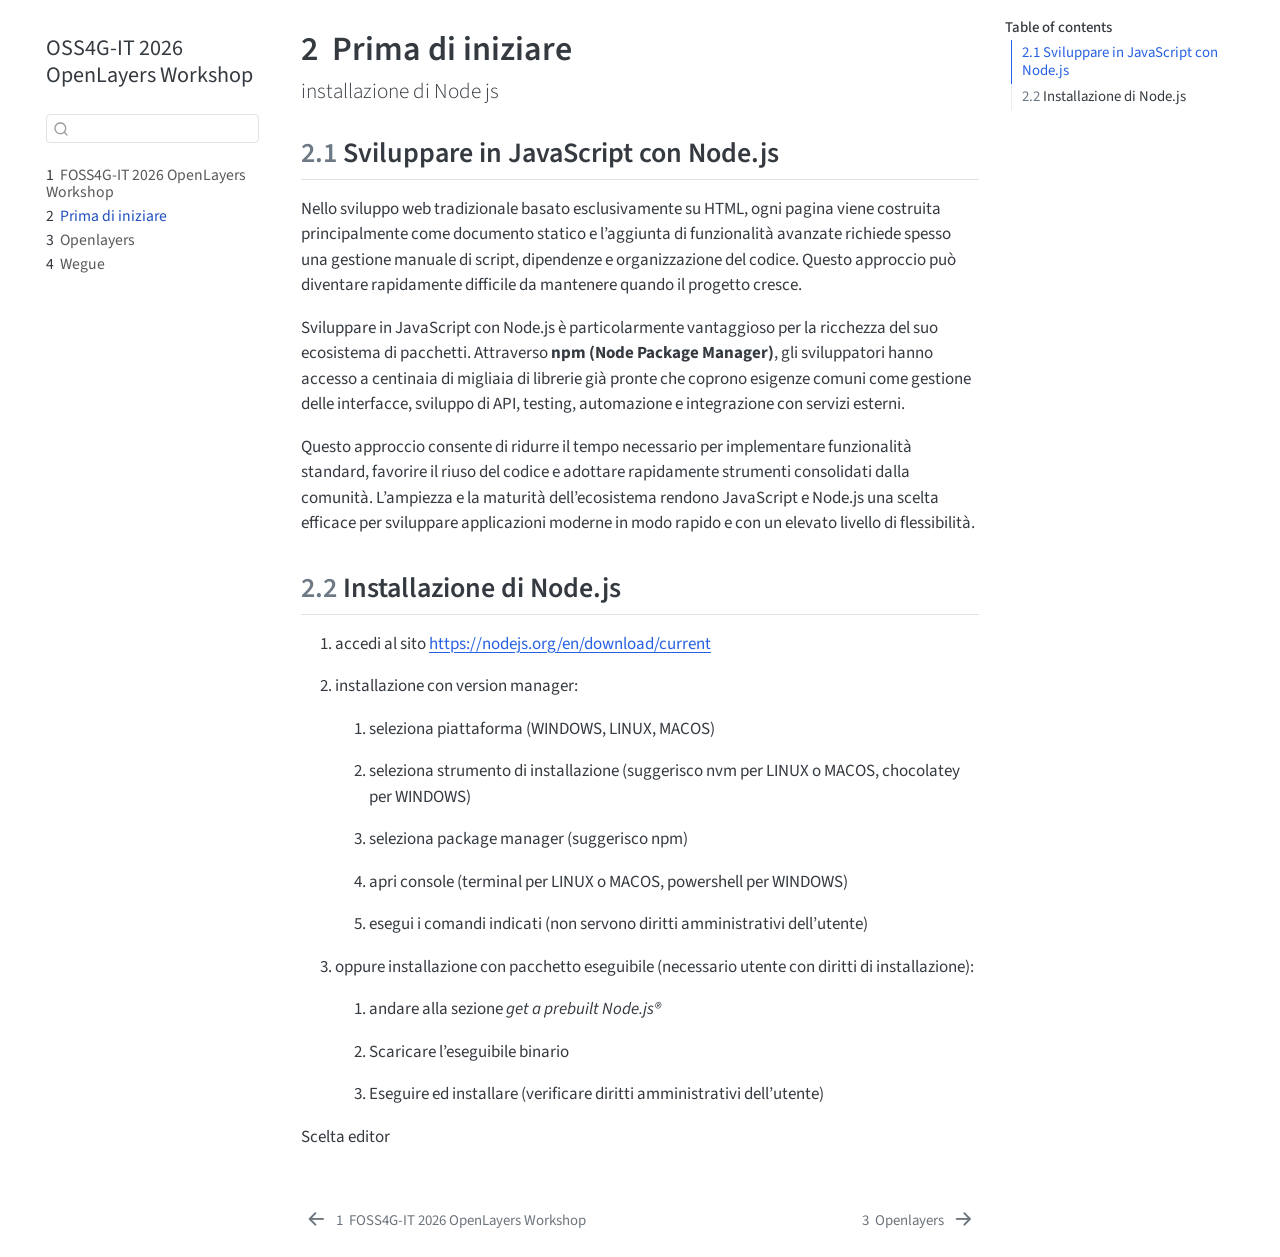
<file: docs/setup.html>
<!DOCTYPE html>
<html xmlns="http://www.w3.org/1999/xhtml" lang="en" xml:lang="en"><head>

<meta charset="utf-8">
<meta name="generator" content="quarto-1.9.38">

<meta name="viewport" content="width=device-width, initial-scale=1.0, user-scalable=yes">


<title>2&nbsp; Prima di iniziare – OSS4G-IT 2026 OpenLayers Workshop</title>
<style>
/* Default styles provided by pandoc.
** See https://pandoc.org/MANUAL.html#variables-for-html for config info.
*/
code{white-space: pre-wrap;}
span.smallcaps{font-variant: small-caps;}
div.columns{display: flex; gap: min(4vw, 1.5em);}
div.column{flex: auto; overflow-x: auto;}
div.hanging-indent{margin-left: 1.5em; text-indent: -1.5em;}
ul.task-list{list-style: none;}
ul.task-list li input[type="checkbox"] {
  width: 0.8em;
  margin: 0 0.8em 0.2em -1em; /* quarto-specific, see https://github.com/quarto-dev/quarto-cli/issues/4556 */ 
  vertical-align: middle;
}
</style>


<script src="site_libs/quarto-nav/quarto-nav.js"></script>
<script src="site_libs/quarto-nav/headroom.min.js"></script>
<script src="site_libs/clipboard/clipboard.min.js"></script>
<script src="site_libs/quarto-search/autocomplete.umd.js"></script>
<script src="site_libs/quarto-search/fuse.min.js"></script>
<script src="site_libs/quarto-search/quarto-search.js"></script>
<meta name="quarto:offset" content="./">
<link href="./openlayers.html" rel="next">
<link href="./index.html" rel="prev">
<script src="site_libs/quarto-html/quarto.js" type="module"></script>
<script src="site_libs/quarto-html/tabsets/tabsets.js" type="module"></script>
<script src="site_libs/quarto-html/popper.min.js"></script>
<script src="site_libs/quarto-html/tippy.umd.min.js"></script>
<script src="site_libs/quarto-html/anchor.min.js"></script>
<link href="site_libs/quarto-html/tippy.css" rel="stylesheet">
<link href="site_libs/quarto-html/quarto-syntax-highlighting-15634bcf2e68342d4ad2dfa704d543f6.css" rel="stylesheet" id="quarto-text-highlighting-styles">
<script src="site_libs/bootstrap/bootstrap.min.js"></script>
<link href="site_libs/bootstrap/bootstrap-icons.css" rel="stylesheet">
<link href="site_libs/bootstrap/bootstrap-ec8eff129d6f50c8392963982e963180.min.css" rel="stylesheet" append-hash="true" id="quarto-bootstrap" data-mode="light">
<script id="quarto-search-options" type="application/json">{
  "location": "sidebar",
  "copy-button": false,
  "collapse-after": 3,
  "panel-placement": "start",
  "type": "textbox",
  "limit": 50,
  "keyboard-shortcut": [
    "f",
    "/",
    "s"
  ],
  "show-item-context": false,
  "language": {
    "search-no-results-text": "No results",
    "search-matching-documents-text": "matching documents",
    "search-copy-link-title": "Copy link to search",
    "search-hide-matches-text": "Hide additional matches",
    "search-more-match-text": "more match in this document",
    "search-more-matches-text": "more matches in this document",
    "search-clear-button-title": "Clear",
    "search-text-placeholder": "",
    "search-detached-cancel-button-title": "Cancel",
    "search-submit-button-title": "Submit",
    "search-label": "Search"
  }
}</script>


</head>

<body class="nav-sidebar floating quarto-light">

<div id="quarto-search-results"></div>
  <header id="quarto-header" class="headroom fixed-top">
  <nav class="quarto-secondary-nav">
    <div class="container-fluid d-flex">
      <button type="button" class="quarto-btn-toggle btn" data-bs-toggle="collapse" role="button" data-bs-target=".quarto-sidebar-collapse-item" aria-controls="quarto-sidebar" aria-expanded="false" aria-label="Toggle sidebar navigation" onclick="if (window.quartoToggleHeadroom) { window.quartoToggleHeadroom(); }">
        <i class="bi bi-layout-text-sidebar-reverse"></i>
      </button>
        <nav class="quarto-page-breadcrumbs" aria-label="breadcrumb"><ol class="breadcrumb"><li class="breadcrumb-item"><a href="./setup.html"><span class="chapter-number">2</span>&nbsp; <span class="chapter-title">Prima di iniziare</span></a></li></ol></nav>
        <a class="flex-grow-1" role="navigation" data-bs-toggle="collapse" data-bs-target=".quarto-sidebar-collapse-item" aria-controls="quarto-sidebar" aria-expanded="false" aria-label="Toggle sidebar navigation" onclick="if (window.quartoToggleHeadroom) { window.quartoToggleHeadroom(); }">      
        </a>
      <button type="button" class="btn quarto-search-button" aria-label="Search" onclick="window.quartoOpenSearch();">
        <i class="bi bi-search"></i>
      </button>
    </div>
  </nav>
</header>
<!-- content -->
<div id="quarto-content" class="quarto-container page-columns page-rows-contents page-layout-article">
<!-- sidebar -->
  <nav id="quarto-sidebar" class="sidebar collapse collapse-horizontal quarto-sidebar-collapse-item sidebar-navigation floating overflow-auto">
    <div class="pt-lg-2 mt-2 text-left sidebar-header">
    <div class="sidebar-title mb-0 py-0">
      <a href="./">OSS4G-IT 2026 OpenLayers Workshop</a> 
    </div>
      </div>
        <div class="mt-2 flex-shrink-0 align-items-center">
        <div class="sidebar-search">
        <div id="quarto-search" class="" title="Search"></div>
        </div>
        </div>
    <div class="sidebar-menu-container"> 
    <ul class="list-unstyled mt-1">
        <li class="sidebar-item">
  <div class="sidebar-item-container"> 
  <a href="./index.html" class="sidebar-item-text sidebar-link">
 <span class="menu-text"><span class="chapter-number">1</span>&nbsp; <span class="chapter-title">FOSS4G-IT 2026 OpenLayers Workshop</span></span></a>
  </div>
</li>
        <li class="sidebar-item">
  <div class="sidebar-item-container"> 
  <a href="./setup.html" class="sidebar-item-text sidebar-link active">
 <span class="menu-text"><span class="chapter-number">2</span>&nbsp; <span class="chapter-title">Prima di iniziare</span></span></a>
  </div>
</li>
        <li class="sidebar-item">
  <div class="sidebar-item-container"> 
  <a href="./openlayers.html" class="sidebar-item-text sidebar-link">
 <span class="menu-text"><span class="chapter-number">3</span>&nbsp; <span class="chapter-title">Openlayers</span></span></a>
  </div>
</li>
        <li class="sidebar-item">
  <div class="sidebar-item-container"> 
  <a href="./wegue.html" class="sidebar-item-text sidebar-link">
 <span class="menu-text"><span class="chapter-number">4</span>&nbsp; <span class="chapter-title">Wegue</span></span></a>
  </div>
</li>
    </ul>
    </div>
</nav>
<div id="quarto-sidebar-glass" class="quarto-sidebar-collapse-item" data-bs-toggle="collapse" data-bs-target=".quarto-sidebar-collapse-item"></div>
<!-- margin-sidebar -->
    <div id="quarto-margin-sidebar" class="sidebar margin-sidebar">
        <nav id="TOC" role="doc-toc" class="toc-active">
    <h2 id="toc-title">Table of contents</h2>
   
  <ul>
  <li><a href="#sviluppare-in-javascript-con-node.js" id="toc-sviluppare-in-javascript-con-node.js" class="nav-link active" data-scroll-target="#sviluppare-in-javascript-con-node.js"><span class="header-section-number">2.1</span> Sviluppare in JavaScript con Node.js</a></li>
  <li><a href="#installazione-di-node.js" id="toc-installazione-di-node.js" class="nav-link" data-scroll-target="#installazione-di-node.js"><span class="header-section-number">2.2</span> Installazione di Node.js</a></li>
  </ul>
</nav>
    </div>
<!-- main -->
<main class="content" id="quarto-document-content">

<header id="title-block-header" class="quarto-title-block default">
<div class="quarto-title">
<h1 class="title"><span class="chapter-number">2</span>&nbsp; <span class="chapter-title">Prima di iniziare</span></h1>
<p class="subtitle lead">installazione di Node js</p>
</div>



<div class="quarto-title-meta">

    
  
    
  </div>
  


</header>


<section id="sviluppare-in-javascript-con-node.js" class="level2" data-number="2.1">
<h2 data-number="2.1" class="anchored" data-anchor-id="sviluppare-in-javascript-con-node.js"><span class="header-section-number">2.1</span> Sviluppare in JavaScript con Node.js</h2>
<p>Nello sviluppo web tradizionale basato esclusivamente su HTML, ogni pagina viene costruita principalmente come documento statico e l’aggiunta di funzionalità avanzate richiede spesso una gestione manuale di script, dipendenze e organizzazione del codice. Questo approccio può diventare rapidamente difficile da mantenere quando il progetto cresce.</p>
<p>Sviluppare in JavaScript con Node.js è particolarmente vantaggioso per la ricchezza del suo ecosistema di pacchetti. Attraverso <strong>npm (Node Package Manager)</strong>, gli sviluppatori hanno accesso a centinaia di migliaia di librerie già pronte che coprono esigenze comuni come gestione delle interfacce, sviluppo di API, testing, automazione e integrazione con servizi esterni.</p>
<p>Questo approccio consente di ridurre il tempo necessario per implementare funzionalità standard, favorire il riuso del codice e adottare rapidamente strumenti consolidati dalla comunità. L’ampiezza e la maturità dell’ecosistema rendono JavaScript e Node.js una scelta efficace per sviluppare applicazioni moderne in modo rapido e con un elevato livello di flessibilità.</p>
</section>
<section id="installazione-di-node.js" class="level2" data-number="2.2">
<h2 data-number="2.2" class="anchored" data-anchor-id="installazione-di-node.js"><span class="header-section-number">2.2</span> Installazione di Node.js</h2>
<ol type="1">
<li><p>accedi al sito <a href="https://nodejs.org/en/download/current" class="uri">https://nodejs.org/en/download/current</a></p></li>
<li><p>installazione con version manager:</p>
<ol type="1">
<li><p>seleziona piattaforma (WINDOWS, LINUX, MACOS)</p></li>
<li><p>seleziona strumento di installazione (suggerisco nvm per LINUX o MACOS, chocolatey per WINDOWS)</p></li>
<li><p>seleziona package manager (suggerisco npm)</p></li>
<li><p>apri console (terminal per LINUX o MACOS, powershell per WINDOWS)</p></li>
<li><p>esegui i comandi indicati (non servono diritti amministrativi dell’utente)</p></li>
</ol></li>
<li><p>oppure installazione con pacchetto eseguibile (necessario utente con diritti di installazione):</p>
<ol type="1">
<li><p>andare alla sezione <em>get a prebuilt Node.js®</em></p></li>
<li><p>Scaricare l’eseguibile binario</p></li>
<li><p>Eseguire ed installare (verificare diritti amministrativi dell’utente)</p></li>
</ol></li>
</ol>
<p>Scelta editor</p>


</section>

</main> <!-- /main -->
<script id="quarto-html-after-body" type="application/javascript">
  window.document.addEventListener("DOMContentLoaded", function (event) {
    const icon = "";
    const anchorJS = new window.AnchorJS();
    anchorJS.options = {
      placement: 'right',
      icon: icon
    };
    anchorJS.add('.anchored');
    const isCodeAnnotation = (el) => {
      for (const clz of el.classList) {
        if (clz.startsWith('code-annotation-')) {                     
          return true;
        }
      }
      return false;
    }
    const onCopySuccess = function(e) {
      // button target
      const button = e.trigger;
      // don't keep focus
      button.blur();
      // flash "checked"
      button.classList.add('code-copy-button-checked');
      var currentTitle = button.getAttribute("title");
      button.setAttribute("title", "Copied!");
      let tooltip;
      if (window.bootstrap) {
        button.setAttribute("data-bs-toggle", "tooltip");
        button.setAttribute("data-bs-placement", "left");
        button.setAttribute("data-bs-title", "Copied!");
        tooltip = new bootstrap.Tooltip(button, 
          { trigger: "manual", 
            customClass: "code-copy-button-tooltip",
            offset: [0, -8]});
        tooltip.show();    
      }
      setTimeout(function() {
        if (tooltip) {
          tooltip.hide();
          button.removeAttribute("data-bs-title");
          button.removeAttribute("data-bs-toggle");
          button.removeAttribute("data-bs-placement");
        }
        button.setAttribute("title", currentTitle);
        button.classList.remove('code-copy-button-checked');
      }, 1000);
      // clear code selection
      e.clearSelection();
    }
    const getTextToCopy = function(trigger) {
      const outerScaffold = trigger.parentElement.cloneNode(true);
      const codeEl = outerScaffold.querySelector('code');
      for (const childEl of codeEl.children) {
        if (isCodeAnnotation(childEl)) {
          childEl.remove();
        }
      }
      return codeEl.innerText;
    }
    const clipboard = new window.ClipboardJS('.code-copy-button:not([data-in-quarto-modal])', {
      text: getTextToCopy
    });
    clipboard.on('success', onCopySuccess);
    if (window.document.getElementById('quarto-embedded-source-code-modal')) {
      const clipboardModal = new window.ClipboardJS('.code-copy-button[data-in-quarto-modal]', {
        text: getTextToCopy,
        container: window.document.getElementById('quarto-embedded-source-code-modal')
      });
      clipboardModal.on('success', onCopySuccess);
    }
      var localhostRegex = new RegExp(/^(?:http|https):\/\/localhost\:?[0-9]*\//);
      var mailtoRegex = new RegExp(/^mailto:/);
        var filterRegex = new RegExp('/' + window.location.host + '/');
      var isInternal = (href) => {
          return filterRegex.test(href) || localhostRegex.test(href) || mailtoRegex.test(href);
      }
      // Inspect non-navigation links and adorn them if external
     var links = window.document.querySelectorAll('a[href]:not(.nav-link):not(.navbar-brand):not(.toc-action):not(.sidebar-link):not(.sidebar-item-toggle):not(.pagination-link):not(.no-external):not([aria-hidden]):not(.dropdown-item):not(.quarto-navigation-tool):not(.about-link)');
      for (var i=0; i<links.length; i++) {
        const link = links[i];
        if (!isInternal(link.href)) {
          // undo the damage that might have been done by quarto-nav.js in the case of
          // links that we want to consider external
          if (link.dataset.originalHref !== undefined) {
            link.href = link.dataset.originalHref;
          }
        }
      }
    function tippyHover(el, contentFn, onTriggerFn, onUntriggerFn) {
      const config = {
        allowHTML: true,
        maxWidth: 500,
        delay: 100,
        arrow: false,
        appendTo: function(el) {
            return el.parentElement;
        },
        interactive: true,
        interactiveBorder: 10,
        theme: 'quarto',
        placement: 'bottom-start',
      };
      if (contentFn) {
        config.content = contentFn;
      }
      if (onTriggerFn) {
        config.onTrigger = onTriggerFn;
      }
      if (onUntriggerFn) {
        config.onUntrigger = onUntriggerFn;
      }
      window.tippy(el, config); 
    }
    const noterefs = window.document.querySelectorAll('a[role="doc-noteref"]');
    for (var i=0; i<noterefs.length; i++) {
      const ref = noterefs[i];
      tippyHover(ref, function() {
        // use id or data attribute instead here
        let href = ref.getAttribute('data-footnote-href') || ref.getAttribute('href');
        try { href = new URL(href).hash; } catch {}
        const id = href.replace(/^#\/?/, "");
        const note = window.document.getElementById(id);
        if (note) {
          return note.innerHTML;
        } else {
          return "";
        }
      });
    }
    const xrefs = window.document.querySelectorAll('a.quarto-xref');
    const processXRef = (id, note) => {
      // Strip column container classes
      const stripColumnClz = (el) => {
        el.classList.remove("page-full", "page-columns");
        if (el.children) {
          for (const child of el.children) {
            stripColumnClz(child);
          }
        }
      }
      stripColumnClz(note)
      if (id === null || id.startsWith('sec-')) {
        // Special case sections, only their first couple elements
        const container = document.createElement("div");
        if (note.children && note.children.length > 2) {
          container.appendChild(note.children[0].cloneNode(true));
          for (let i = 1; i < note.children.length; i++) {
            const child = note.children[i];
            if (child.tagName === "P" && child.innerText === "") {
              continue;
            } else {
              container.appendChild(child.cloneNode(true));
              break;
            }
          }
          if (window.Quarto?.typesetMath) {
            window.Quarto.typesetMath(container);
          }
          return container.innerHTML
        } else {
          if (window.Quarto?.typesetMath) {
            window.Quarto.typesetMath(note);
          }
          return note.innerHTML;
        }
      } else {
        // Remove any anchor links if they are present
        const anchorLink = note.querySelector('a.anchorjs-link');
        if (anchorLink) {
          anchorLink.remove();
        }
        if (window.Quarto?.typesetMath) {
          window.Quarto.typesetMath(note);
        }
        if (note.classList.contains("callout")) {
          return note.outerHTML;
        } else {
          return note.innerHTML;
        }
      }
    }
    for (var i=0; i<xrefs.length; i++) {
      const xref = xrefs[i];
      tippyHover(xref, undefined, function(instance) {
        instance.disable();
        let url = xref.getAttribute('href');
        let hash = undefined; 
        if (url.startsWith('#')) {
          hash = url;
        } else {
          try { hash = new URL(url).hash; } catch {}
        }
        if (hash) {
          const id = hash.replace(/^#\/?/, "");
          const note = window.document.getElementById(id);
          if (note !== null) {
            try {
              const html = processXRef(id, note.cloneNode(true));
              instance.setContent(html);
            } finally {
              instance.enable();
              instance.show();
            }
          } else {
            // See if we can fetch this
            fetch(url.split('#')[0])
            .then(res => res.text())
            .then(html => {
              const parser = new DOMParser();
              const htmlDoc = parser.parseFromString(html, "text/html");
              const note = htmlDoc.getElementById(id);
              if (note !== null) {
                const html = processXRef(id, note);
                instance.setContent(html);
              } 
            }).finally(() => {
              instance.enable();
              instance.show();
            });
          }
        } else {
          // See if we can fetch a full url (with no hash to target)
          // This is a special case and we should probably do some content thinning / targeting
          fetch(url)
          .then(res => res.text())
          .then(html => {
            const parser = new DOMParser();
            const htmlDoc = parser.parseFromString(html, "text/html");
            const note = htmlDoc.querySelector('main.content');
            if (note !== null) {
              // This should only happen for chapter cross references
              // (since there is no id in the URL)
              // remove the first header
              if (note.children.length > 0 && note.children[0].tagName === "HEADER") {
                note.children[0].remove();
              }
              const html = processXRef(null, note);
              instance.setContent(html);
            } 
          }).finally(() => {
            instance.enable();
            instance.show();
          });
        }
      }, function(instance) {
      });
    }
        let selectedAnnoteEl;
        const selectorForAnnotation = ( cell, annotation) => {
          let cellAttr = 'data-code-cell="' + cell + '"';
          let lineAttr = 'data-code-annotation="' +  annotation + '"';
          const selector = 'span[' + cellAttr + '][' + lineAttr + ']';
          return selector;
        }
        const selectCodeLines = (annoteEl) => {
          const doc = window.document;
          const targetCell = annoteEl.getAttribute("data-target-cell");
          const targetAnnotation = annoteEl.getAttribute("data-target-annotation");
          const annoteSpan = window.document.querySelector(selectorForAnnotation(targetCell, targetAnnotation));
          const lines = annoteSpan.getAttribute("data-code-lines").split(",");
          const lineIds = lines.map((line) => {
            return targetCell + "-" + line;
          })
          let top = null;
          let height = null;
          let parent = null;
          if (lineIds.length > 0) {
              //compute the position of the single el (top and bottom and make a div)
              const el = window.document.getElementById(lineIds[0]);
              top = el.offsetTop;
              height = el.offsetHeight;
              parent = el.parentElement.parentElement;
            if (lineIds.length > 1) {
              const lastEl = window.document.getElementById(lineIds[lineIds.length - 1]);
              const bottom = lastEl.offsetTop + lastEl.offsetHeight;
              height = bottom - top;
            }
            if (top !== null && height !== null && parent !== null) {
              // cook up a div (if necessary) and position it 
              let div = window.document.getElementById("code-annotation-line-highlight");
              if (div === null) {
                div = window.document.createElement("div");
                div.setAttribute("id", "code-annotation-line-highlight");
                div.style.position = 'absolute';
                parent.appendChild(div);
              }
              div.style.top = top - 2 + "px";
              div.style.height = height + 4 + "px";
              div.style.left = 0;
              let gutterDiv = window.document.getElementById("code-annotation-line-highlight-gutter");
              if (gutterDiv === null) {
                gutterDiv = window.document.createElement("div");
                gutterDiv.setAttribute("id", "code-annotation-line-highlight-gutter");
                gutterDiv.style.position = 'absolute';
                const codeCell = window.document.getElementById(targetCell);
                const gutter = codeCell.querySelector('.code-annotation-gutter');
                gutter.appendChild(gutterDiv);
              }
              gutterDiv.style.top = top - 2 + "px";
              gutterDiv.style.height = height + 4 + "px";
            }
            selectedAnnoteEl = annoteEl;
          }
        };
        const unselectCodeLines = () => {
          const elementsIds = ["code-annotation-line-highlight", "code-annotation-line-highlight-gutter"];
          elementsIds.forEach((elId) => {
            const div = window.document.getElementById(elId);
            if (div) {
              div.remove();
            }
          });
          selectedAnnoteEl = undefined;
        };
          // Handle positioning of the toggle
      window.addEventListener(
        "resize",
        throttle(() => {
          elRect = undefined;
          if (selectedAnnoteEl) {
            selectCodeLines(selectedAnnoteEl);
          }
        }, 10)
      );
      function throttle(fn, ms) {
      let throttle = false;
      let timer;
        return (...args) => {
          if(!throttle) { // first call gets through
              fn.apply(this, args);
              throttle = true;
          } else { // all the others get throttled
              if(timer) clearTimeout(timer); // cancel #2
              timer = setTimeout(() => {
                fn.apply(this, args);
                timer = throttle = false;
              }, ms);
          }
        };
      }
        // Attach click handler to the DT
        const annoteDls = window.document.querySelectorAll('dt[data-target-cell]');
        for (const annoteDlNode of annoteDls) {
          annoteDlNode.addEventListener('click', (event) => {
            const clickedEl = event.target;
            if (clickedEl !== selectedAnnoteEl) {
              unselectCodeLines();
              const activeEl = window.document.querySelector('dt[data-target-cell].code-annotation-active');
              if (activeEl) {
                activeEl.classList.remove('code-annotation-active');
              }
              selectCodeLines(clickedEl);
              clickedEl.classList.add('code-annotation-active');
            } else {
              // Unselect the line
              unselectCodeLines();
              clickedEl.classList.remove('code-annotation-active');
            }
          });
        }
    const findCites = (el) => {
      const parentEl = el.parentElement;
      if (parentEl) {
        const cites = parentEl.dataset.cites;
        if (cites) {
          return {
            el,
            cites: cites.split(' ')
          };
        } else {
          return findCites(el.parentElement)
        }
      } else {
        return undefined;
      }
    };
    var bibliorefs = window.document.querySelectorAll('a[role="doc-biblioref"]');
    for (var i=0; i<bibliorefs.length; i++) {
      const ref = bibliorefs[i];
      const citeInfo = findCites(ref);
      if (citeInfo) {
        tippyHover(citeInfo.el, function() {
          var popup = window.document.createElement('div');
          citeInfo.cites.forEach(function(cite) {
            var citeDiv = window.document.createElement('div');
            citeDiv.classList.add('hanging-indent');
            citeDiv.classList.add('csl-entry');
            var biblioDiv = window.document.getElementById('ref-' + cite);
            if (biblioDiv) {
              citeDiv.innerHTML = biblioDiv.innerHTML;
            }
            popup.appendChild(citeDiv);
          });
          return popup.innerHTML;
        });
      }
    }
  });
  </script>
<nav class="page-navigation">
  <div class="nav-page nav-page-previous">
      <a href="./index.html" class="pagination-link" aria-label="FOSS4G-IT 2026 OpenLayers Workshop">
        <i class="bi bi-arrow-left-short"></i> <span class="nav-page-text"><span class="chapter-number">1</span>&nbsp; <span class="chapter-title">FOSS4G-IT 2026 OpenLayers Workshop</span></span>
      </a>          
  </div>
  <div class="nav-page nav-page-next">
      <a href="./openlayers.html" class="pagination-link" aria-label="Openlayers">
        <span class="nav-page-text"><span class="chapter-number">3</span>&nbsp; <span class="chapter-title">Openlayers</span></span> <i class="bi bi-arrow-right-short"></i>
      </a>
  </div>
</nav>
</div> <!-- /content -->




</body></html>
</file>
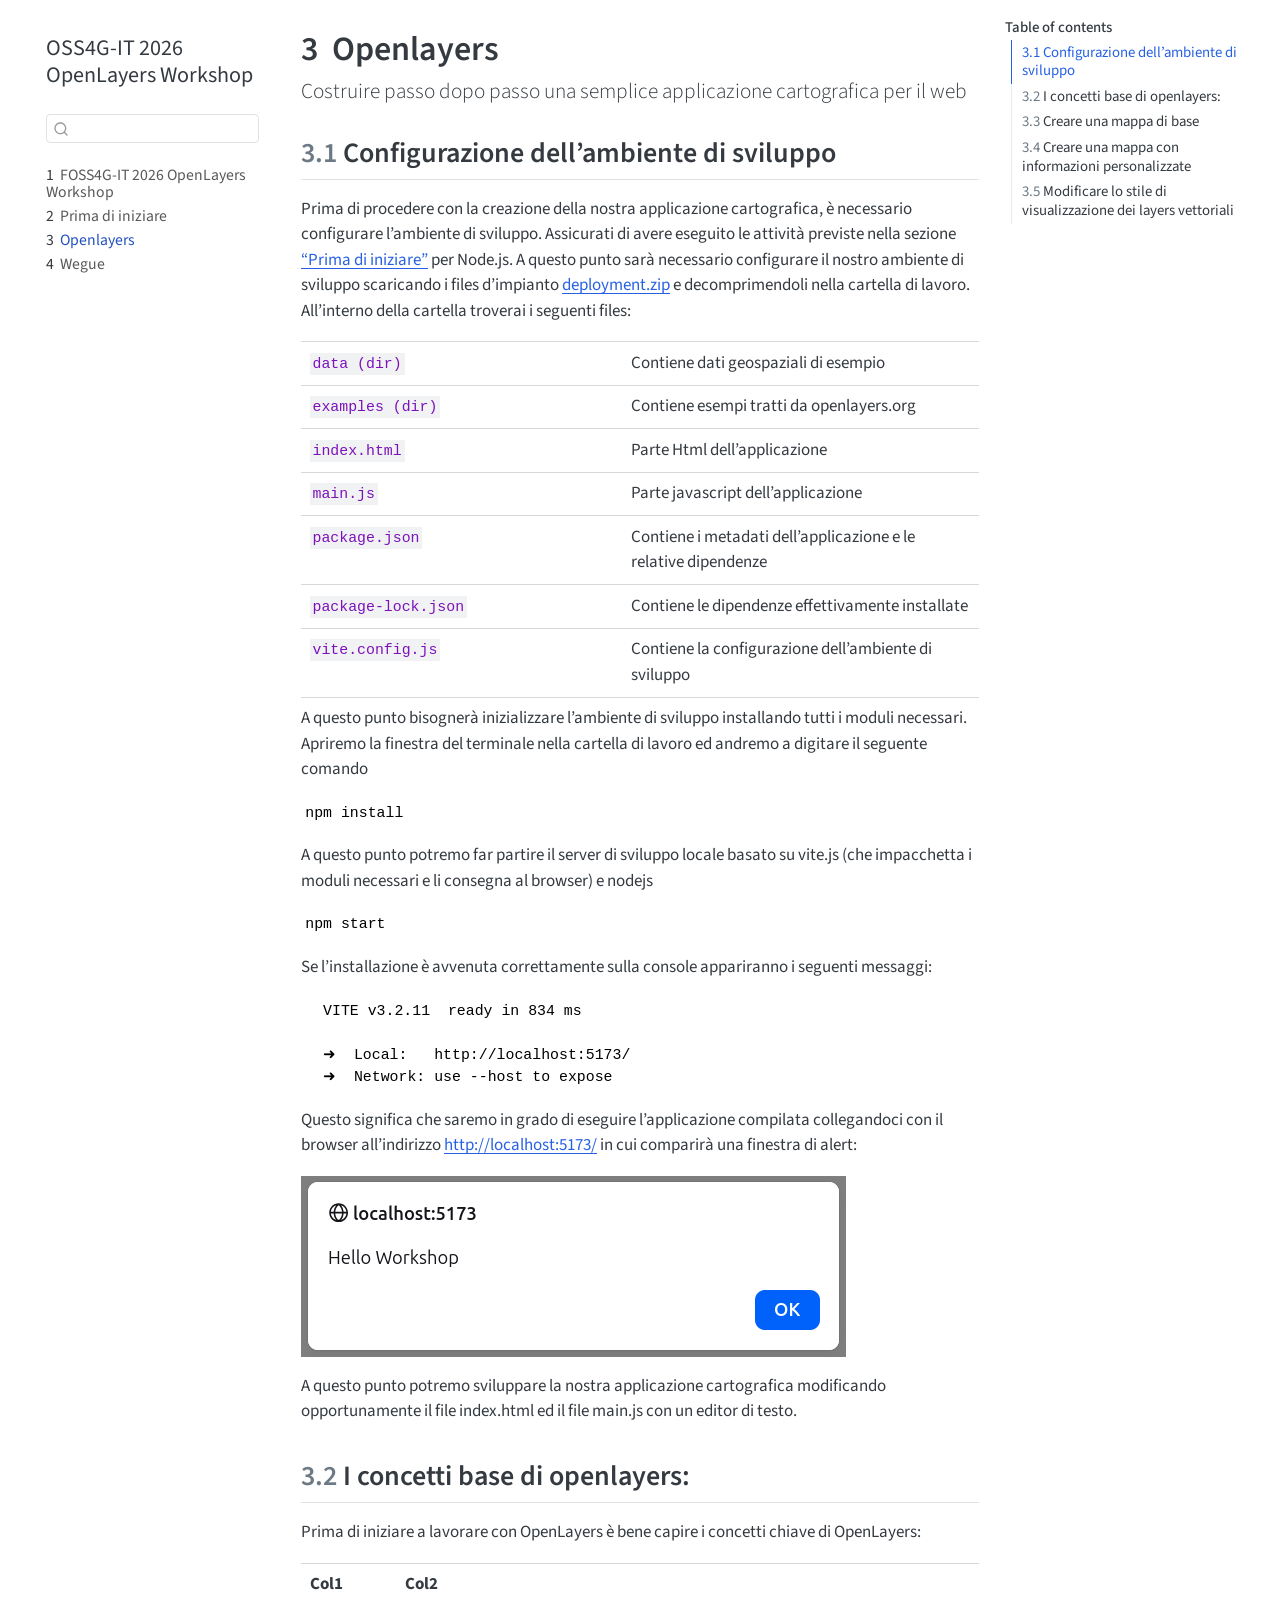
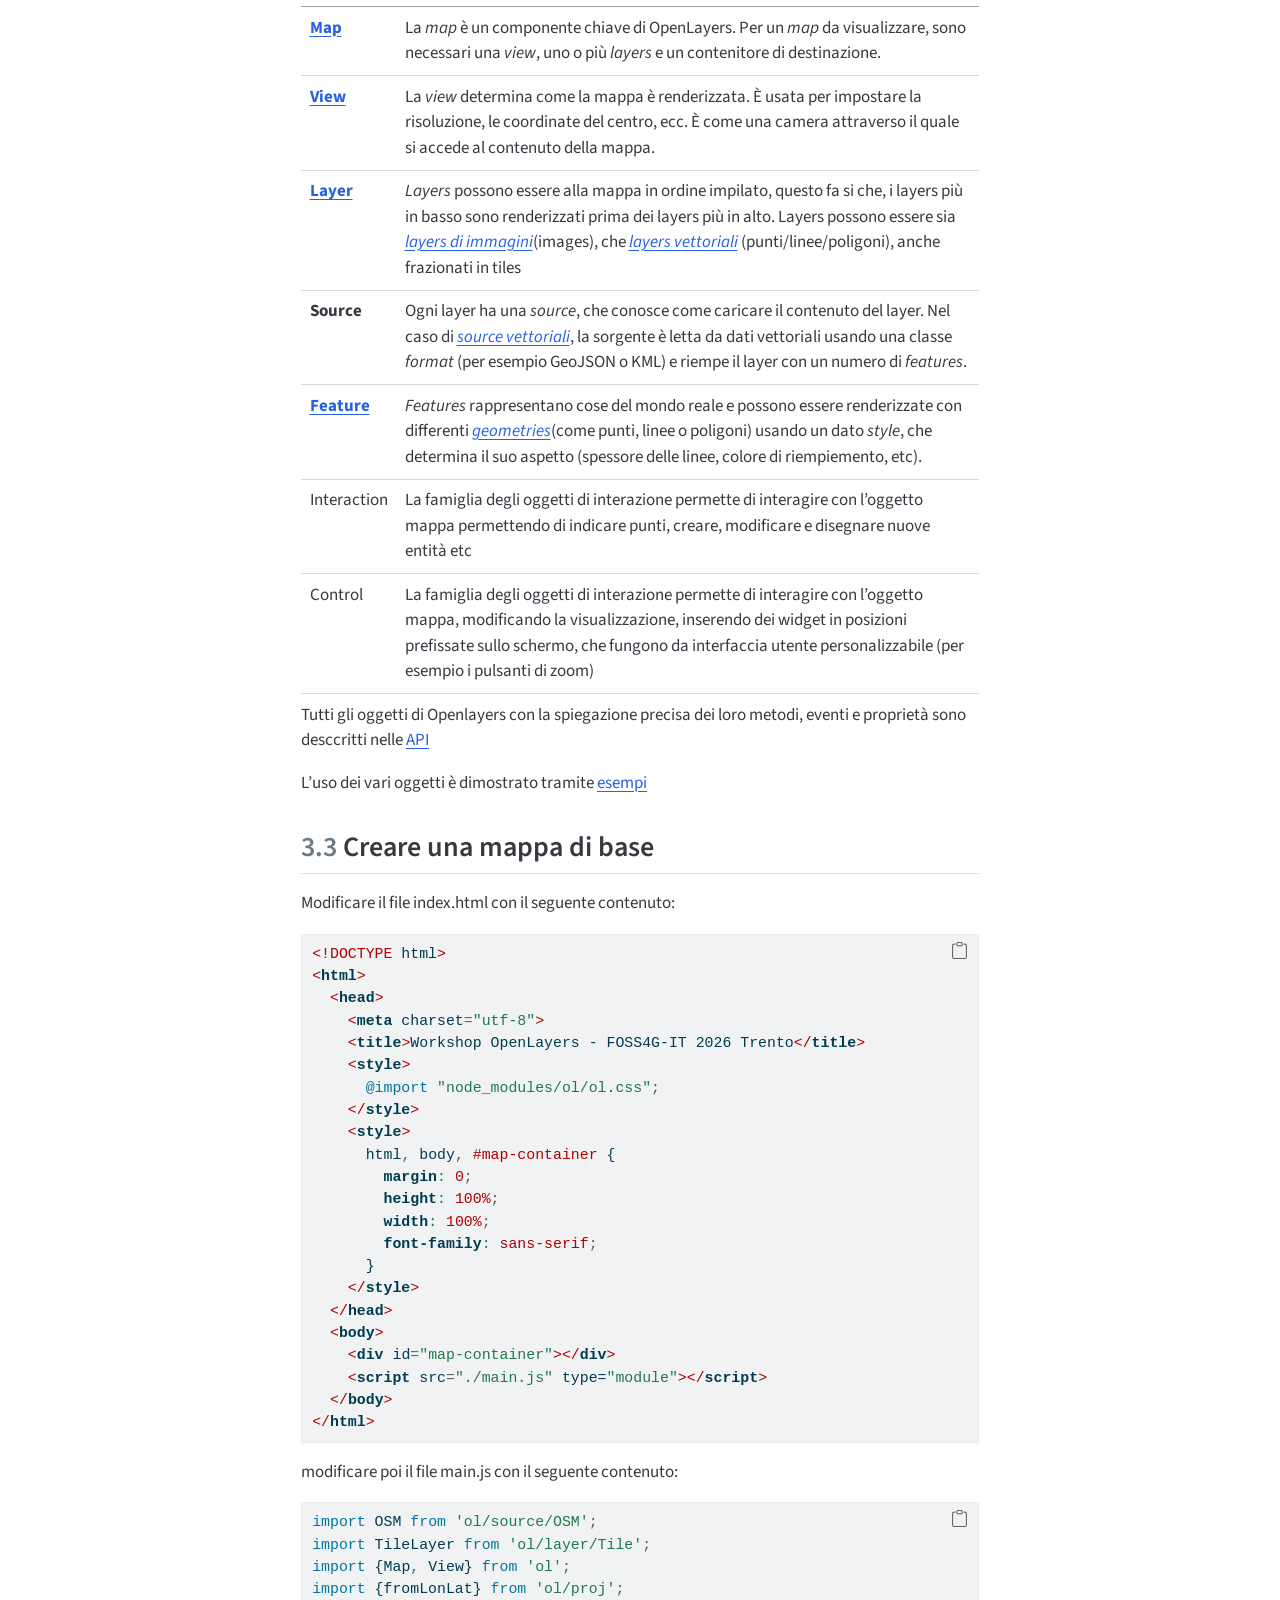
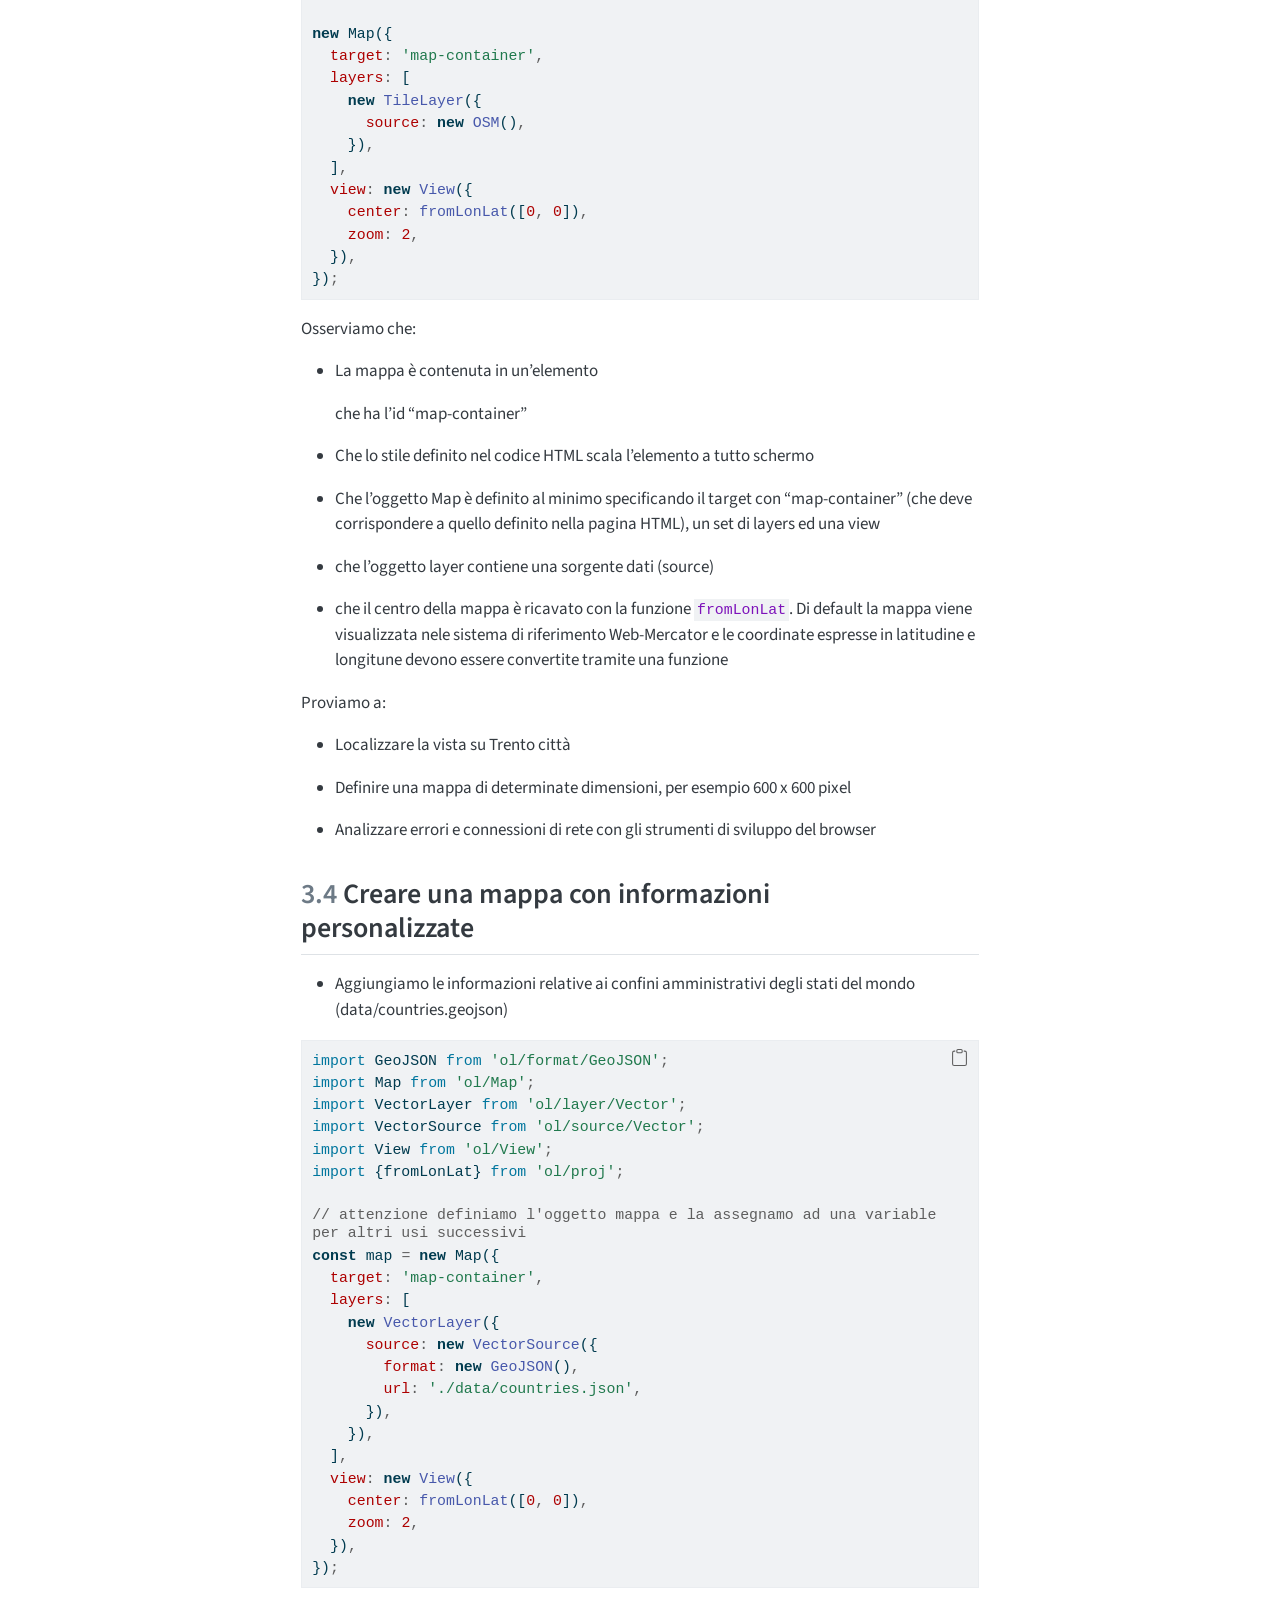
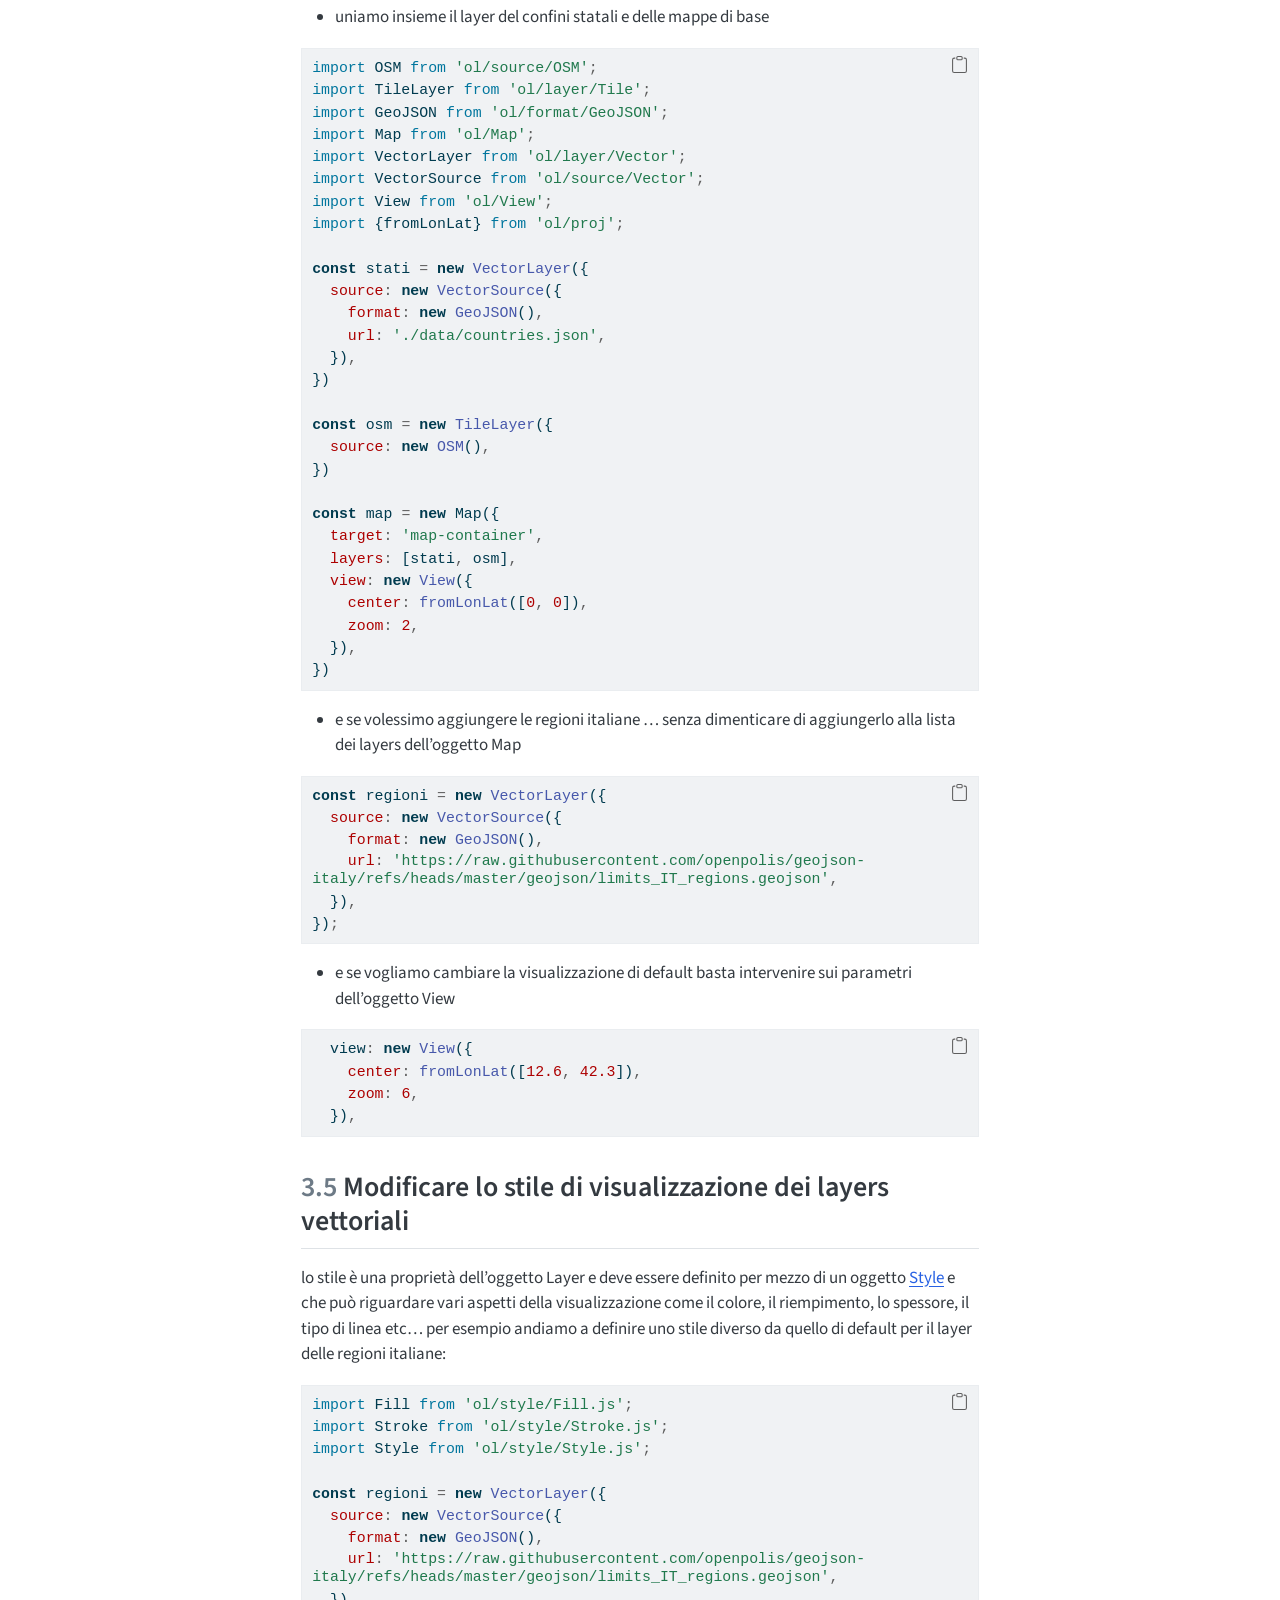
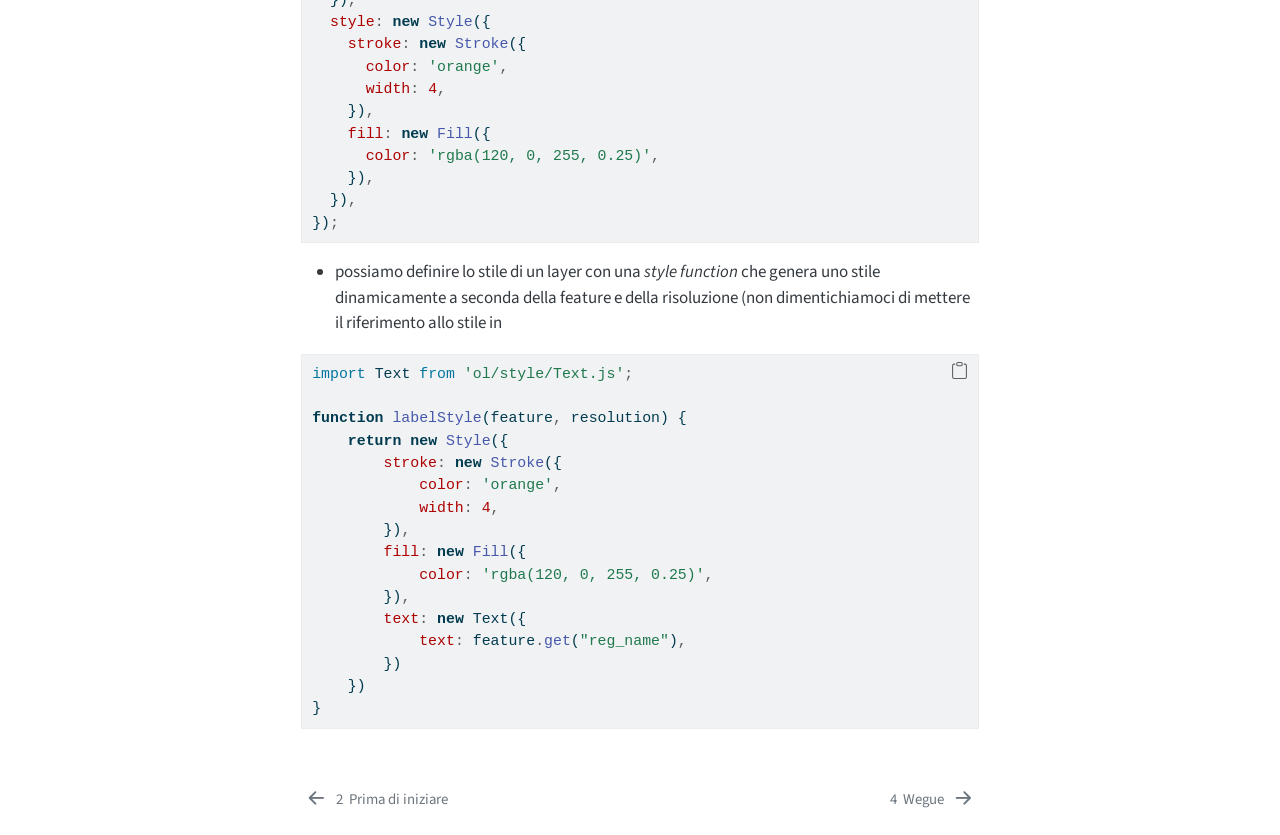
<file: _output/website/openlayers.html>
<!DOCTYPE html>
<html xmlns="http://www.w3.org/1999/xhtml" lang="en" xml:lang="en"><head>

<meta charset="utf-8">
<meta name="generator" content="quarto-1.9.37">

<meta name="viewport" content="width=device-width, initial-scale=1.0, user-scalable=yes">


<title>3&nbsp; Openlayers – OSS4G-IT 2026 OpenLayers Workshop</title>
<style>
/* Default styles provided by pandoc.
** See https://pandoc.org/MANUAL.html#variables-for-html for config info.
*/
code{white-space: pre-wrap;}
span.smallcaps{font-variant: small-caps;}
div.columns{display: flex; gap: min(4vw, 1.5em);}
div.column{flex: auto; overflow-x: auto;}
div.hanging-indent{margin-left: 1.5em; text-indent: -1.5em;}
ul.task-list{list-style: none;}
ul.task-list li input[type="checkbox"] {
  width: 0.8em;
  margin: 0 0.8em 0.2em -1em; /* quarto-specific, see https://github.com/quarto-dev/quarto-cli/issues/4556 */ 
  vertical-align: middle;
}
/* CSS for syntax highlighting */
html { -webkit-text-size-adjust: 100%; }
pre > code.sourceCode { white-space: pre; position: relative; }
pre > code.sourceCode > span { display: inline-block; line-height: 1.25; }
pre > code.sourceCode > span:empty { height: 1.2em; }
.sourceCode { overflow: visible; }
code.sourceCode > span { color: inherit; text-decoration: inherit; }
div.sourceCode { margin: 1em 0; }
pre.sourceCode { margin: 0; }
@media screen {
div.sourceCode { overflow: auto; }
}
@media print {
pre > code.sourceCode { white-space: pre-wrap; }
pre > code.sourceCode > span { text-indent: -5em; padding-left: 5em; }
}
pre.numberSource code
  { counter-reset: source-line 0; }
pre.numberSource code > span
  { position: relative; left: -4em; counter-increment: source-line; }
pre.numberSource code > span > a:first-child::before
  { content: counter(source-line);
    position: relative; left: -1em; text-align: right; vertical-align: baseline;
    border: none; display: inline-block;
    -webkit-touch-callout: none; -webkit-user-select: none;
    -khtml-user-select: none; -moz-user-select: none;
    -ms-user-select: none; user-select: none;
    padding: 0 4px; width: 4em;
  }
pre.numberSource { margin-left: 3em;  padding-left: 4px; }
div.sourceCode
  {   }
@media screen {
pre > code.sourceCode > span > a:first-child::before { text-decoration: underline; }
}
</style>


<script src="site_libs/quarto-nav/quarto-nav.js"></script>
<script src="site_libs/quarto-nav/headroom.min.js"></script>
<script src="site_libs/clipboard/clipboard.min.js"></script>
<script src="site_libs/quarto-search/autocomplete.umd.js"></script>
<script src="site_libs/quarto-search/fuse.min.js"></script>
<script src="site_libs/quarto-search/quarto-search.js"></script>
<meta name="quarto:offset" content="./">
<link href="./wegue.html" rel="next">
<link href="./setup.html" rel="prev">
<script src="site_libs/quarto-html/quarto.js" type="module"></script>
<script src="site_libs/quarto-html/tabsets/tabsets.js" type="module"></script>
<script src="site_libs/quarto-html/popper.min.js"></script>
<script src="site_libs/quarto-html/tippy.umd.min.js"></script>
<script src="site_libs/quarto-html/anchor.min.js"></script>
<link href="site_libs/quarto-html/tippy.css" rel="stylesheet">
<link href="site_libs/quarto-html/quarto-syntax-highlighting-7f8f88aac4f3542376d5c11b86a4c14d.css" rel="stylesheet" id="quarto-text-highlighting-styles">
<script src="site_libs/bootstrap/bootstrap.min.js"></script>
<link href="site_libs/bootstrap/bootstrap-icons.css" rel="stylesheet">
<link href="site_libs/bootstrap/bootstrap-ec8eff129d6f50c8392963982e963180.min.css" rel="stylesheet" append-hash="true" id="quarto-bootstrap" data-mode="light">
<script id="quarto-search-options" type="application/json">{
  "location": "sidebar",
  "copy-button": false,
  "collapse-after": 3,
  "panel-placement": "start",
  "type": "textbox",
  "limit": 50,
  "keyboard-shortcut": [
    "f",
    "/",
    "s"
  ],
  "show-item-context": false,
  "language": {
    "search-no-results-text": "No results",
    "search-matching-documents-text": "matching documents",
    "search-copy-link-title": "Copy link to search",
    "search-hide-matches-text": "Hide additional matches",
    "search-more-match-text": "more match in this document",
    "search-more-matches-text": "more matches in this document",
    "search-clear-button-title": "Clear",
    "search-text-placeholder": "",
    "search-detached-cancel-button-title": "Cancel",
    "search-submit-button-title": "Submit",
    "search-label": "Search"
  }
}</script>


</head>

<body class="nav-sidebar floating quarto-light">

<div id="quarto-search-results"></div>
  <header id="quarto-header" class="headroom fixed-top">
  <nav class="quarto-secondary-nav">
    <div class="container-fluid d-flex">
      <button type="button" class="quarto-btn-toggle btn" data-bs-toggle="collapse" role="button" data-bs-target=".quarto-sidebar-collapse-item" aria-controls="quarto-sidebar" aria-expanded="false" aria-label="Toggle sidebar navigation" onclick="if (window.quartoToggleHeadroom) { window.quartoToggleHeadroom(); }">
        <i class="bi bi-layout-text-sidebar-reverse"></i>
      </button>
        <nav class="quarto-page-breadcrumbs" aria-label="breadcrumb"><ol class="breadcrumb"><li class="breadcrumb-item"><a href="./openlayers.html"><span class="chapter-number">3</span>&nbsp; <span class="chapter-title">Openlayers</span></a></li></ol></nav>
        <a class="flex-grow-1" role="navigation" data-bs-toggle="collapse" data-bs-target=".quarto-sidebar-collapse-item" aria-controls="quarto-sidebar" aria-expanded="false" aria-label="Toggle sidebar navigation" onclick="if (window.quartoToggleHeadroom) { window.quartoToggleHeadroom(); }">      
        </a>
      <button type="button" class="btn quarto-search-button" aria-label="Search" onclick="window.quartoOpenSearch();">
        <i class="bi bi-search"></i>
      </button>
    </div>
  </nav>
</header>
<!-- content -->
<div id="quarto-content" class="quarto-container page-columns page-rows-contents page-layout-article">
<!-- sidebar -->
  <nav id="quarto-sidebar" class="sidebar collapse collapse-horizontal quarto-sidebar-collapse-item sidebar-navigation floating overflow-auto">
    <div class="pt-lg-2 mt-2 text-left sidebar-header">
    <div class="sidebar-title mb-0 py-0">
      <a href="./">OSS4G-IT 2026 OpenLayers Workshop</a> 
    </div>
      </div>
        <div class="mt-2 flex-shrink-0 align-items-center">
        <div class="sidebar-search">
        <div id="quarto-search" class="" title="Search"></div>
        </div>
        </div>
    <div class="sidebar-menu-container"> 
    <ul class="list-unstyled mt-1">
        <li class="sidebar-item">
  <div class="sidebar-item-container"> 
  <a href="./index.html" class="sidebar-item-text sidebar-link">
 <span class="menu-text"><span class="chapter-number">1</span>&nbsp; <span class="chapter-title">FOSS4G-IT 2026 OpenLayers Workshop</span></span></a>
  </div>
</li>
        <li class="sidebar-item">
  <div class="sidebar-item-container"> 
  <a href="./setup.html" class="sidebar-item-text sidebar-link">
 <span class="menu-text"><span class="chapter-number">2</span>&nbsp; <span class="chapter-title">Prima di iniziare</span></span></a>
  </div>
</li>
        <li class="sidebar-item">
  <div class="sidebar-item-container"> 
  <a href="./openlayers.html" class="sidebar-item-text sidebar-link active">
 <span class="menu-text"><span class="chapter-number">3</span>&nbsp; <span class="chapter-title">Openlayers</span></span></a>
  </div>
</li>
        <li class="sidebar-item">
  <div class="sidebar-item-container"> 
  <a href="./wegue.html" class="sidebar-item-text sidebar-link">
 <span class="menu-text"><span class="chapter-number">4</span>&nbsp; <span class="chapter-title">Wegue</span></span></a>
  </div>
</li>
    </ul>
    </div>
</nav>
<div id="quarto-sidebar-glass" class="quarto-sidebar-collapse-item" data-bs-toggle="collapse" data-bs-target=".quarto-sidebar-collapse-item"></div>
<!-- margin-sidebar -->
    <div id="quarto-margin-sidebar" class="sidebar margin-sidebar">
        <nav id="TOC" role="doc-toc" class="toc-active">
    <h2 id="toc-title">Table of contents</h2>
   
  <ul>
  <li><a href="#configurazione-dellambiente-di-sviluppo" id="toc-configurazione-dellambiente-di-sviluppo" class="nav-link active" data-scroll-target="#configurazione-dellambiente-di-sviluppo"><span class="header-section-number">3.1</span> Configurazione dell’ambiente di sviluppo</a></li>
  <li><a href="#i-concetti-base-di-openlayers" id="toc-i-concetti-base-di-openlayers" class="nav-link" data-scroll-target="#i-concetti-base-di-openlayers"><span class="header-section-number">3.2</span> I concetti base di openlayers:</a></li>
  <li><a href="#creare-una-mappa-di-base" id="toc-creare-una-mappa-di-base" class="nav-link" data-scroll-target="#creare-una-mappa-di-base"><span class="header-section-number">3.3</span> Creare una mappa di base</a></li>
  <li><a href="#creare-una-mappa-con-informazioni-personalizzate" id="toc-creare-una-mappa-con-informazioni-personalizzate" class="nav-link" data-scroll-target="#creare-una-mappa-con-informazioni-personalizzate"><span class="header-section-number">3.4</span> Creare una mappa con informazioni personalizzate</a></li>
  <li><a href="#modificare-lo-stile-di-visualizzazione-dei-layers-vettoriali" id="toc-modificare-lo-stile-di-visualizzazione-dei-layers-vettoriali" class="nav-link" data-scroll-target="#modificare-lo-stile-di-visualizzazione-dei-layers-vettoriali"><span class="header-section-number">3.5</span> Modificare lo stile di visualizzazione dei layers vettoriali</a></li>
  </ul>
</nav>
    </div>
<!-- main -->
<main class="content" id="quarto-document-content">

<header id="title-block-header" class="quarto-title-block default">
<div class="quarto-title">
<h1 class="title"><span class="chapter-number">3</span>&nbsp; <span class="chapter-title">Openlayers</span></h1>
<p class="subtitle lead">Costruire passo dopo passo una semplice applicazione cartografica per il web</p>
</div>



<div class="quarto-title-meta">

    
  
    
  </div>
  


</header>


<section id="configurazione-dellambiente-di-sviluppo" class="level2" data-number="3.1">
<h2 data-number="3.1" class="anchored" data-anchor-id="configurazione-dellambiente-di-sviluppo"><span class="header-section-number">3.1</span> Configurazione dell’ambiente di sviluppo</h2>
<p>Prima di procedere con la creazione della nostra applicazione cartografica, è necessario configurare l’ambiente di sviluppo. Assicurati di avere eseguito le attività previste nella sezione <a href="./setup.html">“Prima di iniziare”</a> per Node.js. A questo punto sarà necessario configurare il nostro ambiente di sviluppo scaricando i files d’impianto <a href=".\assets/deployment.zip">deployment.zip</a> e decomprimendoli nella cartella di lavoro. All’interno della cartella troverai i seguenti files:</p>
<table class="caption-top table">
<colgroup>
<col style="width: 47%">
<col style="width: 52%">
</colgroup>
<tbody>
<tr class="odd">
<td><code>data (dir)</code></td>
<td>Contiene dati geospaziali di esempio</td>
</tr>
<tr class="even">
<td><code>examples (dir)</code></td>
<td>Contiene esempi tratti da openlayers.org</td>
</tr>
<tr class="odd">
<td><code>index.html</code></td>
<td>Parte Html dell’applicazione</td>
</tr>
<tr class="even">
<td><code>main.js</code></td>
<td>Parte javascript dell’applicazione</td>
</tr>
<tr class="odd">
<td><code>package.json</code></td>
<td>Contiene i metadati dell’applicazione e le relative dipendenze</td>
</tr>
<tr class="even">
<td><code>package-lock.json</code></td>
<td>Contiene le dipendenze effettivamente installate</td>
</tr>
<tr class="odd">
<td><code>vite.config.js</code></td>
<td>Contiene la configurazione dell’ambiente di sviluppo</td>
</tr>
</tbody>
</table>
<p>A questo punto bisognerà inizializzare l’ambiente di sviluppo installando tutti i moduli necessari. Apriremo la finestra del terminale nella cartella di lavoro ed andremo a digitare il seguente comando</p>
<pre><code>npm install</code></pre>
<p>A questo punto potremo far partire il server di sviluppo locale basato su vite.js (che impacchetta i moduli necessari e li consegna al browser) e nodejs</p>
<pre><code>npm start</code></pre>
<p>Se l’installazione è avvenuta correttamente sulla console appariranno i seguenti messaggi:</p>
<pre><code>  VITE v3.2.11  ready in 834 ms

  ➜  Local:   http://localhost:5173/
  ➜  Network: use --host to expose</code></pre>
<p>Questo significa che saremo in grado di eseguire l’applicazione compilata collegandoci con il browser all’indirizzo <a href="http://localhost:5173/" class="uri">http://localhost:5173/</a> in cui comparirà una finestra di alert:</p>
<p><img src="assets/deploy_ok.png" class="img-fluid"></p>
<p>A questo punto potremo sviluppare la nostra applicazione cartografica modificando opportunamente il file index.html ed il file main.js con un editor di testo.</p>
</section>
<section id="i-concetti-base-di-openlayers" class="level2" data-number="3.2">
<h2 data-number="3.2" class="anchored" data-anchor-id="i-concetti-base-di-openlayers"><span class="header-section-number">3.2</span> I concetti base di openlayers:</h2>
<p>Prima di iniziare a lavorare con OpenLayers è bene capire i concetti chiave di OpenLayers:</p>
<table class="caption-top table">
<thead>
<tr class="header">
<th>Col1</th>
<th>Col2</th>
</tr>
</thead>
<tbody>
<tr class="odd">
<td><a href="https://openlayers.org/en/latest/apidoc/module-ol_Map-Map.html"><strong>Map</strong></a></td>
<td>La <em>map</em> è un componente chiave di OpenLayers. Per un <em>map</em> da visualizzare, sono necessari una <em>view</em>, uno o più <em>layers</em> e un contenitore di destinazione.</td>
</tr>
<tr class="even">
<td><a href="https://openlayers.org/en/latest/apidoc/module-ol_View-View.html"><strong>View</strong></a></td>
<td>La <em>view</em> determina come la mappa è renderizzata. È usata per impostare la risoluzione, le coordinate del centro, ecc. È come una camera attraverso il quale si accede al contenuto della mappa.</td>
</tr>
<tr class="odd">
<td><a href="https://openlayers.org/en/latest/apidoc/module-ol_layer_Layer-Layer.html"><strong>Layer</strong></a></td>
<td><em>Layers</em> possono essere alla mappa in ordine impilato, questo fa si che, i layers più in basso sono renderizzati prima dei layers più in alto. Layers possono essere sia <a href="https://openlayers.org/en/latest/apidoc/module-ol_layer_Image-ImageLayer.html"><em>layers di immagini</em></a>(images), che <a href="https://openlayers.org/en/latest/apidoc/module-ol_layer_Vector-VectorLayer.html"><em>layers vettoriali</em></a> (punti/linee/poligoni), anche frazionati in tiles</td>
</tr>
<tr class="even">
<td><strong>Source</strong></td>
<td>Ogni layer ha una <em>source</em>, che conosce come caricare il contenuto del layer. Nel caso di <a href="https://openlayers.org/en/latest/apidoc/module-ol_source_Vector-VectorSource.html"><em>source vettoriali</em></a>, la sorgente è letta da dati vettoriali usando una classe <em>format</em> (per esempio GeoJSON o KML) e riempe il layer con un numero di <em>features</em>.</td>
</tr>
<tr class="odd">
<td><a href="https://openlayers.org/en/latest/apidoc/module-ol_Feature-Feature.html"><strong>Feature</strong></a></td>
<td><em>Features</em> rappresentano cose del mondo reale e possono essere renderizzate con differenti <a href="https://openlayers.org/en/latest/apidoc/module-ol_geom_Geometry-Geometry.html"><em>geometries</em></a>(come punti, linee o poligoni) usando un dato <em>style</em>, che determina il suo aspetto (spessore delle linee, colore di riempiemento, etc).</td>
</tr>
<tr class="even">
<td>Interaction</td>
<td>La famiglia degli oggetti di interazione permette di interagire con l’oggetto mappa permettendo di indicare punti, creare, modificare e disegnare nuove entità etc</td>
</tr>
<tr class="odd">
<td>Control</td>
<td>La famiglia degli oggetti di interazione permette di interagire con l’oggetto mappa, modificando la visualizzazione, inserendo dei widget in posizioni prefissate sullo schermo, che fungono da interfaccia utente personalizzabile (per esempio i pulsanti di zoom)</td>
</tr>
</tbody>
</table>
<p>Tutti gli oggetti di Openlayers con la spiegazione precisa dei loro metodi, eventi e proprietà sono desccritti nelle <a href="https://openlayers.org/en/latest/apidoc/">API</a></p>
<p>L’uso dei vari oggetti è dimostrato tramite <a href="https://openlayers.org/en/latest/examples/">esempi</a></p>
</section>
<section id="creare-una-mappa-di-base" class="level2" data-number="3.3">
<h2 data-number="3.3" class="anchored" data-anchor-id="creare-una-mappa-di-base"><span class="header-section-number">3.3</span> Creare una mappa di base</h2>
<p>Modificare il file index.html con il seguente contenuto:</p>
<div class="code-copy-outer-scaffold"><div class="sourceCode" id="cb4"><pre class="sourceCode html code-with-copy"><code class="sourceCode html"><span id="cb4-1"><a href="#cb4-1" aria-hidden="true" tabindex="-1"></a><span class="dt">&lt;!DOCTYPE</span> html<span class="dt">&gt;</span></span>
<span id="cb4-2"><a href="#cb4-2" aria-hidden="true" tabindex="-1"></a><span class="dt">&lt;</span><span class="kw">html</span><span class="dt">&gt;</span></span>
<span id="cb4-3"><a href="#cb4-3" aria-hidden="true" tabindex="-1"></a>  <span class="dt">&lt;</span><span class="kw">head</span><span class="dt">&gt;</span></span>
<span id="cb4-4"><a href="#cb4-4" aria-hidden="true" tabindex="-1"></a>    <span class="dt">&lt;</span><span class="kw">meta</span><span class="ot"> charset</span><span class="op">=</span><span class="st">"utf-8"</span><span class="dt">&gt;</span></span>
<span id="cb4-5"><a href="#cb4-5" aria-hidden="true" tabindex="-1"></a>    <span class="dt">&lt;</span><span class="kw">title</span><span class="dt">&gt;</span>Workshop OpenLayers - FOSS4G-IT 2026 Trento<span class="dt">&lt;/</span><span class="kw">title</span><span class="dt">&gt;</span></span>
<span id="cb4-6"><a href="#cb4-6" aria-hidden="true" tabindex="-1"></a>    <span class="dt">&lt;</span><span class="kw">style</span><span class="dt">&gt;</span></span>
<span id="cb4-7"><a href="#cb4-7" aria-hidden="true" tabindex="-1"></a>      <span class="im">@import</span> <span class="st">"node_modules/ol/ol.css"</span><span class="op">;</span></span>
<span id="cb4-8"><a href="#cb4-8" aria-hidden="true" tabindex="-1"></a>    <span class="dt">&lt;/</span><span class="kw">style</span><span class="dt">&gt;</span></span>
<span id="cb4-9"><a href="#cb4-9" aria-hidden="true" tabindex="-1"></a>    <span class="dt">&lt;</span><span class="kw">style</span><span class="dt">&gt;</span></span>
<span id="cb4-10"><a href="#cb4-10" aria-hidden="true" tabindex="-1"></a>      html<span class="op">,</span> body<span class="op">,</span> <span class="pp">#map-container</span> {</span>
<span id="cb4-11"><a href="#cb4-11" aria-hidden="true" tabindex="-1"></a>        <span class="kw">margin</span><span class="ch">:</span> <span class="dv">0</span><span class="op">;</span></span>
<span id="cb4-12"><a href="#cb4-12" aria-hidden="true" tabindex="-1"></a>        <span class="kw">height</span><span class="ch">:</span> <span class="dv">100</span><span class="dt">%</span><span class="op">;</span></span>
<span id="cb4-13"><a href="#cb4-13" aria-hidden="true" tabindex="-1"></a>        <span class="kw">width</span><span class="ch">:</span> <span class="dv">100</span><span class="dt">%</span><span class="op">;</span></span>
<span id="cb4-14"><a href="#cb4-14" aria-hidden="true" tabindex="-1"></a>        <span class="kw">font-family</span><span class="ch">:</span> <span class="dv">sans-serif</span><span class="op">;</span></span>
<span id="cb4-15"><a href="#cb4-15" aria-hidden="true" tabindex="-1"></a>      }</span>
<span id="cb4-16"><a href="#cb4-16" aria-hidden="true" tabindex="-1"></a>    <span class="dt">&lt;/</span><span class="kw">style</span><span class="dt">&gt;</span></span>
<span id="cb4-17"><a href="#cb4-17" aria-hidden="true" tabindex="-1"></a>  <span class="dt">&lt;/</span><span class="kw">head</span><span class="dt">&gt;</span></span>
<span id="cb4-18"><a href="#cb4-18" aria-hidden="true" tabindex="-1"></a>  <span class="dt">&lt;</span><span class="kw">body</span><span class="dt">&gt;</span></span>
<span id="cb4-19"><a href="#cb4-19" aria-hidden="true" tabindex="-1"></a>    <span class="dt">&lt;</span><span class="kw">div</span><span class="ot"> id</span><span class="op">=</span><span class="st">"map-container"</span><span class="dt">&gt;&lt;/</span><span class="kw">div</span><span class="dt">&gt;</span></span>
<span id="cb4-20"><a href="#cb4-20" aria-hidden="true" tabindex="-1"></a>    <span class="dt">&lt;</span><span class="kw">script</span><span class="ot"> src</span><span class="op">=</span><span class="st">"./main.js"</span><span class="ot"> type=</span><span class="st">"module"</span><span class="dt">&gt;&lt;/</span><span class="kw">script</span><span class="dt">&gt;</span></span>
<span id="cb4-21"><a href="#cb4-21" aria-hidden="true" tabindex="-1"></a>  <span class="dt">&lt;/</span><span class="kw">body</span><span class="dt">&gt;</span></span>
<span id="cb4-22"><a href="#cb4-22" aria-hidden="true" tabindex="-1"></a><span class="dt">&lt;/</span><span class="kw">html</span><span class="dt">&gt;</span></span></code></pre></div><button title="Copy to Clipboard" class="code-copy-button"><i class="bi"></i></button></div>
<p>modificare poi il file main.js con il seguente contenuto:</p>
<div class="code-copy-outer-scaffold"><div class="sourceCode" id="cb5"><pre class="sourceCode javascript code-with-copy"><code class="sourceCode javascript"><span id="cb5-1"><a href="#cb5-1" aria-hidden="true" tabindex="-1"></a><span class="im">import</span> OSM <span class="im">from</span> <span class="st">'ol/source/OSM'</span><span class="op">;</span></span>
<span id="cb5-2"><a href="#cb5-2" aria-hidden="true" tabindex="-1"></a><span class="im">import</span> TileLayer <span class="im">from</span> <span class="st">'ol/layer/Tile'</span><span class="op">;</span></span>
<span id="cb5-3"><a href="#cb5-3" aria-hidden="true" tabindex="-1"></a><span class="im">import</span> {<span class="bu">Map</span><span class="op">,</span> View} <span class="im">from</span> <span class="st">'ol'</span><span class="op">;</span></span>
<span id="cb5-4"><a href="#cb5-4" aria-hidden="true" tabindex="-1"></a><span class="im">import</span> {fromLonLat} <span class="im">from</span> <span class="st">'ol/proj'</span><span class="op">;</span></span>
<span id="cb5-5"><a href="#cb5-5" aria-hidden="true" tabindex="-1"></a></span>
<span id="cb5-6"><a href="#cb5-6" aria-hidden="true" tabindex="-1"></a><span class="kw">new</span> <span class="bu">Map</span>({</span>
<span id="cb5-7"><a href="#cb5-7" aria-hidden="true" tabindex="-1"></a>  <span class="dt">target</span><span class="op">:</span> <span class="st">'map-container'</span><span class="op">,</span></span>
<span id="cb5-8"><a href="#cb5-8" aria-hidden="true" tabindex="-1"></a>  <span class="dt">layers</span><span class="op">:</span> [</span>
<span id="cb5-9"><a href="#cb5-9" aria-hidden="true" tabindex="-1"></a>    <span class="kw">new</span> <span class="fu">TileLayer</span>({</span>
<span id="cb5-10"><a href="#cb5-10" aria-hidden="true" tabindex="-1"></a>      <span class="dt">source</span><span class="op">:</span> <span class="kw">new</span> <span class="fu">OSM</span>()<span class="op">,</span></span>
<span id="cb5-11"><a href="#cb5-11" aria-hidden="true" tabindex="-1"></a>    })<span class="op">,</span></span>
<span id="cb5-12"><a href="#cb5-12" aria-hidden="true" tabindex="-1"></a>  ]<span class="op">,</span></span>
<span id="cb5-13"><a href="#cb5-13" aria-hidden="true" tabindex="-1"></a>  <span class="dt">view</span><span class="op">:</span> <span class="kw">new</span> <span class="fu">View</span>({</span>
<span id="cb5-14"><a href="#cb5-14" aria-hidden="true" tabindex="-1"></a>    <span class="dt">center</span><span class="op">:</span> <span class="fu">fromLonLat</span>([<span class="dv">0</span><span class="op">,</span> <span class="dv">0</span>])<span class="op">,</span></span>
<span id="cb5-15"><a href="#cb5-15" aria-hidden="true" tabindex="-1"></a>    <span class="dt">zoom</span><span class="op">:</span> <span class="dv">2</span><span class="op">,</span></span>
<span id="cb5-16"><a href="#cb5-16" aria-hidden="true" tabindex="-1"></a>  })<span class="op">,</span></span>
<span id="cb5-17"><a href="#cb5-17" aria-hidden="true" tabindex="-1"></a>})<span class="op">;</span></span></code></pre></div><button title="Copy to Clipboard" class="code-copy-button"><i class="bi"></i></button></div>
<p>Osserviamo che:</p>
<ul>
<li><p>La mappa è contenuta in un’elemento</p>
<div>
<p>che ha l’id “map-container”</p>
</div></li>
<li><p>Che lo stile definito nel codice HTML scala l’elemento a tutto schermo</p></li>
<li><p>Che l’oggetto Map è definito al minimo specificando il target con “map-container” (che deve corrispondere a quello definito nella pagina HTML), un set di layers ed una view</p></li>
<li><p>che l’oggetto layer contiene una sorgente dati (source)</p></li>
<li><p>che il centro della mappa è ricavato con la funzione <code>fromLonLat</code>. Di default la mappa viene visualizzata nele sistema di riferimento Web-Mercator e le coordinate espresse in latitudine e longitune devono essere convertite tramite una funzione</p></li>
</ul>
<p>Proviamo a:</p>
<ul>
<li><p>Localizzare la vista su Trento città</p></li>
<li><p>Definire una mappa di determinate dimensioni, per esempio 600 x 600 pixel</p></li>
<li><p>Analizzare errori e connessioni di rete con gli strumenti di sviluppo del browser</p></li>
</ul>
</section>
<section id="creare-una-mappa-con-informazioni-personalizzate" class="level2" data-number="3.4">
<h2 data-number="3.4" class="anchored" data-anchor-id="creare-una-mappa-con-informazioni-personalizzate"><span class="header-section-number">3.4</span> Creare una mappa con informazioni personalizzate</h2>
<ul>
<li>Aggiungiamo le informazioni relative ai confini amministrativi degli stati del mondo (data/countries.geojson)</li>
</ul>
<div class="code-copy-outer-scaffold"><div class="sourceCode" id="cb6"><pre class="sourceCode javascript code-with-copy"><code class="sourceCode javascript"><span id="cb6-1"><a href="#cb6-1" aria-hidden="true" tabindex="-1"></a><span class="im">import</span> GeoJSON <span class="im">from</span> <span class="st">'ol/format/GeoJSON'</span><span class="op">;</span></span>
<span id="cb6-2"><a href="#cb6-2" aria-hidden="true" tabindex="-1"></a><span class="im">import</span> <span class="bu">Map</span> <span class="im">from</span> <span class="st">'ol/Map'</span><span class="op">;</span></span>
<span id="cb6-3"><a href="#cb6-3" aria-hidden="true" tabindex="-1"></a><span class="im">import</span> VectorLayer <span class="im">from</span> <span class="st">'ol/layer/Vector'</span><span class="op">;</span></span>
<span id="cb6-4"><a href="#cb6-4" aria-hidden="true" tabindex="-1"></a><span class="im">import</span> VectorSource <span class="im">from</span> <span class="st">'ol/source/Vector'</span><span class="op">;</span></span>
<span id="cb6-5"><a href="#cb6-5" aria-hidden="true" tabindex="-1"></a><span class="im">import</span> View <span class="im">from</span> <span class="st">'ol/View'</span><span class="op">;</span></span>
<span id="cb6-6"><a href="#cb6-6" aria-hidden="true" tabindex="-1"></a><span class="im">import</span> {fromLonLat} <span class="im">from</span> <span class="st">'ol/proj'</span><span class="op">;</span></span>
<span id="cb6-7"><a href="#cb6-7" aria-hidden="true" tabindex="-1"></a></span>
<span id="cb6-8"><a href="#cb6-8" aria-hidden="true" tabindex="-1"></a><span class="co">// attenzione definiamo l'oggetto mappa e la assegnamo ad una variable per altri usi successivi</span></span>
<span id="cb6-9"><a href="#cb6-9" aria-hidden="true" tabindex="-1"></a><span class="kw">const</span> map <span class="op">=</span> <span class="kw">new</span> <span class="bu">Map</span>({</span>
<span id="cb6-10"><a href="#cb6-10" aria-hidden="true" tabindex="-1"></a>  <span class="dt">target</span><span class="op">:</span> <span class="st">'map-container'</span><span class="op">,</span></span>
<span id="cb6-11"><a href="#cb6-11" aria-hidden="true" tabindex="-1"></a>  <span class="dt">layers</span><span class="op">:</span> [</span>
<span id="cb6-12"><a href="#cb6-12" aria-hidden="true" tabindex="-1"></a>    <span class="kw">new</span> <span class="fu">VectorLayer</span>({</span>
<span id="cb6-13"><a href="#cb6-13" aria-hidden="true" tabindex="-1"></a>      <span class="dt">source</span><span class="op">:</span> <span class="kw">new</span> <span class="fu">VectorSource</span>({</span>
<span id="cb6-14"><a href="#cb6-14" aria-hidden="true" tabindex="-1"></a>        <span class="dt">format</span><span class="op">:</span> <span class="kw">new</span> <span class="fu">GeoJSON</span>()<span class="op">,</span></span>
<span id="cb6-15"><a href="#cb6-15" aria-hidden="true" tabindex="-1"></a>        <span class="dt">url</span><span class="op">:</span> <span class="st">'./data/countries.json'</span><span class="op">,</span></span>
<span id="cb6-16"><a href="#cb6-16" aria-hidden="true" tabindex="-1"></a>      })<span class="op">,</span></span>
<span id="cb6-17"><a href="#cb6-17" aria-hidden="true" tabindex="-1"></a>    })<span class="op">,</span></span>
<span id="cb6-18"><a href="#cb6-18" aria-hidden="true" tabindex="-1"></a>  ]<span class="op">,</span></span>
<span id="cb6-19"><a href="#cb6-19" aria-hidden="true" tabindex="-1"></a>  <span class="dt">view</span><span class="op">:</span> <span class="kw">new</span> <span class="fu">View</span>({</span>
<span id="cb6-20"><a href="#cb6-20" aria-hidden="true" tabindex="-1"></a>    <span class="dt">center</span><span class="op">:</span> <span class="fu">fromLonLat</span>([<span class="dv">0</span><span class="op">,</span> <span class="dv">0</span>])<span class="op">,</span></span>
<span id="cb6-21"><a href="#cb6-21" aria-hidden="true" tabindex="-1"></a>    <span class="dt">zoom</span><span class="op">:</span> <span class="dv">2</span><span class="op">,</span></span>
<span id="cb6-22"><a href="#cb6-22" aria-hidden="true" tabindex="-1"></a>  })<span class="op">,</span></span>
<span id="cb6-23"><a href="#cb6-23" aria-hidden="true" tabindex="-1"></a>})<span class="op">;</span></span></code></pre></div><button title="Copy to Clipboard" class="code-copy-button"><i class="bi"></i></button></div>
<ul>
<li>uniamo insieme il layer del confini statali e delle mappe di base</li>
</ul>
<div class="code-copy-outer-scaffold"><div class="sourceCode" id="cb7"><pre class="sourceCode javascript code-with-copy"><code class="sourceCode javascript"><span id="cb7-1"><a href="#cb7-1" aria-hidden="true" tabindex="-1"></a><span class="im">import</span> OSM <span class="im">from</span> <span class="st">'ol/source/OSM'</span><span class="op">;</span></span>
<span id="cb7-2"><a href="#cb7-2" aria-hidden="true" tabindex="-1"></a><span class="im">import</span> TileLayer <span class="im">from</span> <span class="st">'ol/layer/Tile'</span><span class="op">;</span></span>
<span id="cb7-3"><a href="#cb7-3" aria-hidden="true" tabindex="-1"></a><span class="im">import</span> GeoJSON <span class="im">from</span> <span class="st">'ol/format/GeoJSON'</span><span class="op">;</span></span>
<span id="cb7-4"><a href="#cb7-4" aria-hidden="true" tabindex="-1"></a><span class="im">import</span> <span class="bu">Map</span> <span class="im">from</span> <span class="st">'ol/Map'</span><span class="op">;</span></span>
<span id="cb7-5"><a href="#cb7-5" aria-hidden="true" tabindex="-1"></a><span class="im">import</span> VectorLayer <span class="im">from</span> <span class="st">'ol/layer/Vector'</span><span class="op">;</span></span>
<span id="cb7-6"><a href="#cb7-6" aria-hidden="true" tabindex="-1"></a><span class="im">import</span> VectorSource <span class="im">from</span> <span class="st">'ol/source/Vector'</span><span class="op">;</span></span>
<span id="cb7-7"><a href="#cb7-7" aria-hidden="true" tabindex="-1"></a><span class="im">import</span> View <span class="im">from</span> <span class="st">'ol/View'</span><span class="op">;</span></span>
<span id="cb7-8"><a href="#cb7-8" aria-hidden="true" tabindex="-1"></a><span class="im">import</span> {fromLonLat} <span class="im">from</span> <span class="st">'ol/proj'</span><span class="op">;</span></span>
<span id="cb7-9"><a href="#cb7-9" aria-hidden="true" tabindex="-1"></a></span>
<span id="cb7-10"><a href="#cb7-10" aria-hidden="true" tabindex="-1"></a><span class="kw">const</span> stati <span class="op">=</span> <span class="kw">new</span> <span class="fu">VectorLayer</span>({</span>
<span id="cb7-11"><a href="#cb7-11" aria-hidden="true" tabindex="-1"></a>  <span class="dt">source</span><span class="op">:</span> <span class="kw">new</span> <span class="fu">VectorSource</span>({</span>
<span id="cb7-12"><a href="#cb7-12" aria-hidden="true" tabindex="-1"></a>    <span class="dt">format</span><span class="op">:</span> <span class="kw">new</span> <span class="fu">GeoJSON</span>()<span class="op">,</span></span>
<span id="cb7-13"><a href="#cb7-13" aria-hidden="true" tabindex="-1"></a>    <span class="dt">url</span><span class="op">:</span> <span class="st">'./data/countries.json'</span><span class="op">,</span></span>
<span id="cb7-14"><a href="#cb7-14" aria-hidden="true" tabindex="-1"></a>  })<span class="op">,</span></span>
<span id="cb7-15"><a href="#cb7-15" aria-hidden="true" tabindex="-1"></a>})</span>
<span id="cb7-16"><a href="#cb7-16" aria-hidden="true" tabindex="-1"></a></span>
<span id="cb7-17"><a href="#cb7-17" aria-hidden="true" tabindex="-1"></a><span class="kw">const</span> osm <span class="op">=</span> <span class="kw">new</span> <span class="fu">TileLayer</span>({</span>
<span id="cb7-18"><a href="#cb7-18" aria-hidden="true" tabindex="-1"></a>  <span class="dt">source</span><span class="op">:</span> <span class="kw">new</span> <span class="fu">OSM</span>()<span class="op">,</span></span>
<span id="cb7-19"><a href="#cb7-19" aria-hidden="true" tabindex="-1"></a>})</span>
<span id="cb7-20"><a href="#cb7-20" aria-hidden="true" tabindex="-1"></a></span>
<span id="cb7-21"><a href="#cb7-21" aria-hidden="true" tabindex="-1"></a><span class="kw">const</span> map <span class="op">=</span> <span class="kw">new</span> <span class="bu">Map</span>({</span>
<span id="cb7-22"><a href="#cb7-22" aria-hidden="true" tabindex="-1"></a>  <span class="dt">target</span><span class="op">:</span> <span class="st">'map-container'</span><span class="op">,</span></span>
<span id="cb7-23"><a href="#cb7-23" aria-hidden="true" tabindex="-1"></a>  <span class="dt">layers</span><span class="op">:</span> [stati<span class="op">,</span> osm]<span class="op">,</span></span>
<span id="cb7-24"><a href="#cb7-24" aria-hidden="true" tabindex="-1"></a>  <span class="dt">view</span><span class="op">:</span> <span class="kw">new</span> <span class="fu">View</span>({</span>
<span id="cb7-25"><a href="#cb7-25" aria-hidden="true" tabindex="-1"></a>    <span class="dt">center</span><span class="op">:</span> <span class="fu">fromLonLat</span>([<span class="dv">0</span><span class="op">,</span> <span class="dv">0</span>])<span class="op">,</span></span>
<span id="cb7-26"><a href="#cb7-26" aria-hidden="true" tabindex="-1"></a>    <span class="dt">zoom</span><span class="op">:</span> <span class="dv">2</span><span class="op">,</span></span>
<span id="cb7-27"><a href="#cb7-27" aria-hidden="true" tabindex="-1"></a>  })<span class="op">,</span></span>
<span id="cb7-28"><a href="#cb7-28" aria-hidden="true" tabindex="-1"></a>})</span></code></pre></div><button title="Copy to Clipboard" class="code-copy-button"><i class="bi"></i></button></div>
<ul>
<li>e se volessimo aggiungere le regioni italiane … senza dimenticare di aggiungerlo alla lista dei layers dell’oggetto Map</li>
</ul>
<div class="code-copy-outer-scaffold"><div class="sourceCode" id="cb8"><pre class="sourceCode javascript code-with-copy"><code class="sourceCode javascript"><span id="cb8-1"><a href="#cb8-1" aria-hidden="true" tabindex="-1"></a><span class="kw">const</span> regioni <span class="op">=</span> <span class="kw">new</span> <span class="fu">VectorLayer</span>({</span>
<span id="cb8-2"><a href="#cb8-2" aria-hidden="true" tabindex="-1"></a>  <span class="dt">source</span><span class="op">:</span> <span class="kw">new</span> <span class="fu">VectorSource</span>({</span>
<span id="cb8-3"><a href="#cb8-3" aria-hidden="true" tabindex="-1"></a>    <span class="dt">format</span><span class="op">:</span> <span class="kw">new</span> <span class="fu">GeoJSON</span>()<span class="op">,</span></span>
<span id="cb8-4"><a href="#cb8-4" aria-hidden="true" tabindex="-1"></a>    <span class="dt">url</span><span class="op">:</span> <span class="st">'https://raw.githubusercontent.com/openpolis/geojson-italy/refs/heads/master/geojson/limits_IT_regions.geojson'</span><span class="op">,</span></span>
<span id="cb8-5"><a href="#cb8-5" aria-hidden="true" tabindex="-1"></a>  })<span class="op">,</span></span>
<span id="cb8-6"><a href="#cb8-6" aria-hidden="true" tabindex="-1"></a>})<span class="op">;</span></span></code></pre></div><button title="Copy to Clipboard" class="code-copy-button"><i class="bi"></i></button></div>
<ul>
<li>e se vogliamo cambiare la visualizzazione di default basta intervenire sui parametri dell’oggetto View</li>
</ul>
<div class="code-copy-outer-scaffold"><div class="sourceCode" id="cb9"><pre class="sourceCode javascript code-with-copy"><code class="sourceCode javascript"><span id="cb9-1"><a href="#cb9-1" aria-hidden="true" tabindex="-1"></a>  view<span class="op">:</span> <span class="kw">new</span> <span class="fu">View</span>({</span>
<span id="cb9-2"><a href="#cb9-2" aria-hidden="true" tabindex="-1"></a>    <span class="dt">center</span><span class="op">:</span> <span class="fu">fromLonLat</span>([<span class="fl">12.6</span><span class="op">,</span> <span class="fl">42.3</span>])<span class="op">,</span></span>
<span id="cb9-3"><a href="#cb9-3" aria-hidden="true" tabindex="-1"></a>    <span class="dt">zoom</span><span class="op">:</span> <span class="dv">6</span><span class="op">,</span></span>
<span id="cb9-4"><a href="#cb9-4" aria-hidden="true" tabindex="-1"></a>  })<span class="op">,</span></span></code></pre></div><button title="Copy to Clipboard" class="code-copy-button"><i class="bi"></i></button></div>
</section>
<section id="modificare-lo-stile-di-visualizzazione-dei-layers-vettoriali" class="level2" data-number="3.5">
<h2 data-number="3.5" class="anchored" data-anchor-id="modificare-lo-stile-di-visualizzazione-dei-layers-vettoriali"><span class="header-section-number">3.5</span> Modificare lo stile di visualizzazione dei layers vettoriali</h2>
<p>lo stile è una proprietà dell’oggetto Layer e deve essere definito per mezzo di un oggetto <a href="https://openlayers.org/en/latest/apidoc/module-ol_style_Style.html">Style</a> e che può riguardare vari aspetti della visualizzazione come il colore, il riempimento, lo spessore, il tipo di linea etc… per esempio andiamo a definire uno stile diverso da quello di default per il layer delle regioni italiane:</p>
<div class="code-copy-outer-scaffold"><div class="sourceCode" id="cb10"><pre class="sourceCode javascript code-with-copy"><code class="sourceCode javascript"><span id="cb10-1"><a href="#cb10-1" aria-hidden="true" tabindex="-1"></a><span class="im">import</span> Fill <span class="im">from</span> <span class="st">'ol/style/Fill.js'</span><span class="op">;</span></span>
<span id="cb10-2"><a href="#cb10-2" aria-hidden="true" tabindex="-1"></a><span class="im">import</span> Stroke <span class="im">from</span> <span class="st">'ol/style/Stroke.js'</span><span class="op">;</span></span>
<span id="cb10-3"><a href="#cb10-3" aria-hidden="true" tabindex="-1"></a><span class="im">import</span> Style <span class="im">from</span> <span class="st">'ol/style/Style.js'</span><span class="op">;</span></span>
<span id="cb10-4"><a href="#cb10-4" aria-hidden="true" tabindex="-1"></a></span>
<span id="cb10-5"><a href="#cb10-5" aria-hidden="true" tabindex="-1"></a><span class="kw">const</span> regioni <span class="op">=</span> <span class="kw">new</span> <span class="fu">VectorLayer</span>({</span>
<span id="cb10-6"><a href="#cb10-6" aria-hidden="true" tabindex="-1"></a>  <span class="dt">source</span><span class="op">:</span> <span class="kw">new</span> <span class="fu">VectorSource</span>({</span>
<span id="cb10-7"><a href="#cb10-7" aria-hidden="true" tabindex="-1"></a>    <span class="dt">format</span><span class="op">:</span> <span class="kw">new</span> <span class="fu">GeoJSON</span>()<span class="op">,</span></span>
<span id="cb10-8"><a href="#cb10-8" aria-hidden="true" tabindex="-1"></a>    <span class="dt">url</span><span class="op">:</span> <span class="st">'https://raw.githubusercontent.com/openpolis/geojson-italy/refs/heads/master/geojson/limits_IT_regions.geojson'</span><span class="op">,</span></span>
<span id="cb10-9"><a href="#cb10-9" aria-hidden="true" tabindex="-1"></a>  })<span class="op">,</span></span>
<span id="cb10-10"><a href="#cb10-10" aria-hidden="true" tabindex="-1"></a>  <span class="dt">style</span><span class="op">:</span> <span class="kw">new</span> <span class="fu">Style</span>({</span>
<span id="cb10-11"><a href="#cb10-11" aria-hidden="true" tabindex="-1"></a>    <span class="dt">stroke</span><span class="op">:</span> <span class="kw">new</span> <span class="fu">Stroke</span>({</span>
<span id="cb10-12"><a href="#cb10-12" aria-hidden="true" tabindex="-1"></a>      <span class="dt">color</span><span class="op">:</span> <span class="st">'orange'</span><span class="op">,</span></span>
<span id="cb10-13"><a href="#cb10-13" aria-hidden="true" tabindex="-1"></a>      <span class="dt">width</span><span class="op">:</span> <span class="dv">4</span><span class="op">,</span></span>
<span id="cb10-14"><a href="#cb10-14" aria-hidden="true" tabindex="-1"></a>    })<span class="op">,</span></span>
<span id="cb10-15"><a href="#cb10-15" aria-hidden="true" tabindex="-1"></a>    <span class="dt">fill</span><span class="op">:</span> <span class="kw">new</span> <span class="fu">Fill</span>({</span>
<span id="cb10-16"><a href="#cb10-16" aria-hidden="true" tabindex="-1"></a>      <span class="dt">color</span><span class="op">:</span> <span class="st">'rgba(120, 0, 255, 0.25)'</span><span class="op">,</span></span>
<span id="cb10-17"><a href="#cb10-17" aria-hidden="true" tabindex="-1"></a>    })<span class="op">,</span></span>
<span id="cb10-18"><a href="#cb10-18" aria-hidden="true" tabindex="-1"></a>  })<span class="op">,</span></span>
<span id="cb10-19"><a href="#cb10-19" aria-hidden="true" tabindex="-1"></a>})<span class="op">;</span></span></code></pre></div><button title="Copy to Clipboard" class="code-copy-button"><i class="bi"></i></button></div>
<ul>
<li>possiamo definire lo stile di un layer con una <em>style function</em> che genera uno stile dinamicamente a seconda della feature e della risoluzione (non dimentichiamoci di mettere il riferimento allo stile in</li>
</ul>
<div class="code-copy-outer-scaffold"><div class="sourceCode" id="cb11"><pre class="sourceCode javascript code-with-copy"><code class="sourceCode javascript"><span id="cb11-1"><a href="#cb11-1" aria-hidden="true" tabindex="-1"></a><span class="im">import</span> <span class="bu">Text</span> <span class="im">from</span> <span class="st">'ol/style/Text.js'</span><span class="op">;</span></span>
<span id="cb11-2"><a href="#cb11-2" aria-hidden="true" tabindex="-1"></a></span>
<span id="cb11-3"><a href="#cb11-3" aria-hidden="true" tabindex="-1"></a><span class="kw">function</span> <span class="fu">labelStyle</span>(feature<span class="op">,</span> resolution) {</span>
<span id="cb11-4"><a href="#cb11-4" aria-hidden="true" tabindex="-1"></a>    <span class="cf">return</span> <span class="kw">new</span> <span class="fu">Style</span>({</span>
<span id="cb11-5"><a href="#cb11-5" aria-hidden="true" tabindex="-1"></a>        <span class="dt">stroke</span><span class="op">:</span> <span class="kw">new</span> <span class="fu">Stroke</span>({</span>
<span id="cb11-6"><a href="#cb11-6" aria-hidden="true" tabindex="-1"></a>            <span class="dt">color</span><span class="op">:</span> <span class="st">'orange'</span><span class="op">,</span></span>
<span id="cb11-7"><a href="#cb11-7" aria-hidden="true" tabindex="-1"></a>            <span class="dt">width</span><span class="op">:</span> <span class="dv">4</span><span class="op">,</span></span>
<span id="cb11-8"><a href="#cb11-8" aria-hidden="true" tabindex="-1"></a>        })<span class="op">,</span></span>
<span id="cb11-9"><a href="#cb11-9" aria-hidden="true" tabindex="-1"></a>        <span class="dt">fill</span><span class="op">:</span> <span class="kw">new</span> <span class="fu">Fill</span>({</span>
<span id="cb11-10"><a href="#cb11-10" aria-hidden="true" tabindex="-1"></a>            <span class="dt">color</span><span class="op">:</span> <span class="st">'rgba(120, 0, 255, 0.25)'</span><span class="op">,</span></span>
<span id="cb11-11"><a href="#cb11-11" aria-hidden="true" tabindex="-1"></a>        })<span class="op">,</span></span>
<span id="cb11-12"><a href="#cb11-12" aria-hidden="true" tabindex="-1"></a>        <span class="dt">text</span><span class="op">:</span> <span class="kw">new</span> <span class="bu">Text</span>({</span>
<span id="cb11-13"><a href="#cb11-13" aria-hidden="true" tabindex="-1"></a>            <span class="dt">text</span><span class="op">:</span> feature<span class="op">.</span><span class="fu">get</span>(<span class="st">"reg_name"</span>)<span class="op">,</span></span>
<span id="cb11-14"><a href="#cb11-14" aria-hidden="true" tabindex="-1"></a>        })</span>
<span id="cb11-15"><a href="#cb11-15" aria-hidden="true" tabindex="-1"></a>    })</span>
<span id="cb11-16"><a href="#cb11-16" aria-hidden="true" tabindex="-1"></a>}</span></code></pre></div><button title="Copy to Clipboard" class="code-copy-button"><i class="bi"></i></button></div>


</section>

</main> <!-- /main -->
<script id="quarto-html-after-body" type="application/javascript">
  window.document.addEventListener("DOMContentLoaded", function (event) {
    const icon = "";
    const anchorJS = new window.AnchorJS();
    anchorJS.options = {
      placement: 'right',
      icon: icon
    };
    anchorJS.add('.anchored');
    const isCodeAnnotation = (el) => {
      for (const clz of el.classList) {
        if (clz.startsWith('code-annotation-')) {                     
          return true;
        }
      }
      return false;
    }
    const onCopySuccess = function(e) {
      // button target
      const button = e.trigger;
      // don't keep focus
      button.blur();
      // flash "checked"
      button.classList.add('code-copy-button-checked');
      var currentTitle = button.getAttribute("title");
      button.setAttribute("title", "Copied!");
      let tooltip;
      if (window.bootstrap) {
        button.setAttribute("data-bs-toggle", "tooltip");
        button.setAttribute("data-bs-placement", "left");
        button.setAttribute("data-bs-title", "Copied!");
        tooltip = new bootstrap.Tooltip(button, 
          { trigger: "manual", 
            customClass: "code-copy-button-tooltip",
            offset: [0, -8]});
        tooltip.show();    
      }
      setTimeout(function() {
        if (tooltip) {
          tooltip.hide();
          button.removeAttribute("data-bs-title");
          button.removeAttribute("data-bs-toggle");
          button.removeAttribute("data-bs-placement");
        }
        button.setAttribute("title", currentTitle);
        button.classList.remove('code-copy-button-checked');
      }, 1000);
      // clear code selection
      e.clearSelection();
    }
    const getTextToCopy = function(trigger) {
      const outerScaffold = trigger.parentElement.cloneNode(true);
      const codeEl = outerScaffold.querySelector('code');
      for (const childEl of codeEl.children) {
        if (isCodeAnnotation(childEl)) {
          childEl.remove();
        }
      }
      return codeEl.innerText;
    }
    const clipboard = new window.ClipboardJS('.code-copy-button:not([data-in-quarto-modal])', {
      text: getTextToCopy
    });
    clipboard.on('success', onCopySuccess);
    if (window.document.getElementById('quarto-embedded-source-code-modal')) {
      const clipboardModal = new window.ClipboardJS('.code-copy-button[data-in-quarto-modal]', {
        text: getTextToCopy,
        container: window.document.getElementById('quarto-embedded-source-code-modal')
      });
      clipboardModal.on('success', onCopySuccess);
    }
      var localhostRegex = new RegExp(/^(?:http|https):\/\/localhost\:?[0-9]*\//);
      var mailtoRegex = new RegExp(/^mailto:/);
        var filterRegex = new RegExp('/' + window.location.host + '/');
      var isInternal = (href) => {
          return filterRegex.test(href) || localhostRegex.test(href) || mailtoRegex.test(href);
      }
      // Inspect non-navigation links and adorn them if external
     var links = window.document.querySelectorAll('a[href]:not(.nav-link):not(.navbar-brand):not(.toc-action):not(.sidebar-link):not(.sidebar-item-toggle):not(.pagination-link):not(.no-external):not([aria-hidden]):not(.dropdown-item):not(.quarto-navigation-tool):not(.about-link)');
      for (var i=0; i<links.length; i++) {
        const link = links[i];
        if (!isInternal(link.href)) {
          // undo the damage that might have been done by quarto-nav.js in the case of
          // links that we want to consider external
          if (link.dataset.originalHref !== undefined) {
            link.href = link.dataset.originalHref;
          }
        }
      }
    function tippyHover(el, contentFn, onTriggerFn, onUntriggerFn) {
      const config = {
        allowHTML: true,
        maxWidth: 500,
        delay: 100,
        arrow: false,
        appendTo: function(el) {
            return el.parentElement;
        },
        interactive: true,
        interactiveBorder: 10,
        theme: 'quarto',
        placement: 'bottom-start',
      };
      if (contentFn) {
        config.content = contentFn;
      }
      if (onTriggerFn) {
        config.onTrigger = onTriggerFn;
      }
      if (onUntriggerFn) {
        config.onUntrigger = onUntriggerFn;
      }
      window.tippy(el, config); 
    }
    const noterefs = window.document.querySelectorAll('a[role="doc-noteref"]');
    for (var i=0; i<noterefs.length; i++) {
      const ref = noterefs[i];
      tippyHover(ref, function() {
        // use id or data attribute instead here
        let href = ref.getAttribute('data-footnote-href') || ref.getAttribute('href');
        try { href = new URL(href).hash; } catch {}
        const id = href.replace(/^#\/?/, "");
        const note = window.document.getElementById(id);
        if (note) {
          return note.innerHTML;
        } else {
          return "";
        }
      });
    }
    const xrefs = window.document.querySelectorAll('a.quarto-xref');
    const processXRef = (id, note) => {
      // Strip column container classes
      const stripColumnClz = (el) => {
        el.classList.remove("page-full", "page-columns");
        if (el.children) {
          for (const child of el.children) {
            stripColumnClz(child);
          }
        }
      }
      stripColumnClz(note)
      if (id === null || id.startsWith('sec-')) {
        // Special case sections, only their first couple elements
        const container = document.createElement("div");
        if (note.children && note.children.length > 2) {
          container.appendChild(note.children[0].cloneNode(true));
          for (let i = 1; i < note.children.length; i++) {
            const child = note.children[i];
            if (child.tagName === "P" && child.innerText === "") {
              continue;
            } else {
              container.appendChild(child.cloneNode(true));
              break;
            }
          }
          if (window.Quarto?.typesetMath) {
            window.Quarto.typesetMath(container);
          }
          return container.innerHTML
        } else {
          if (window.Quarto?.typesetMath) {
            window.Quarto.typesetMath(note);
          }
          return note.innerHTML;
        }
      } else {
        // Remove any anchor links if they are present
        const anchorLink = note.querySelector('a.anchorjs-link');
        if (anchorLink) {
          anchorLink.remove();
        }
        if (window.Quarto?.typesetMath) {
          window.Quarto.typesetMath(note);
        }
        if (note.classList.contains("callout")) {
          return note.outerHTML;
        } else {
          return note.innerHTML;
        }
      }
    }
    for (var i=0; i<xrefs.length; i++) {
      const xref = xrefs[i];
      tippyHover(xref, undefined, function(instance) {
        instance.disable();
        let url = xref.getAttribute('href');
        let hash = undefined; 
        if (url.startsWith('#')) {
          hash = url;
        } else {
          try { hash = new URL(url).hash; } catch {}
        }
        if (hash) {
          const id = hash.replace(/^#\/?/, "");
          const note = window.document.getElementById(id);
          if (note !== null) {
            try {
              const html = processXRef(id, note.cloneNode(true));
              instance.setContent(html);
            } finally {
              instance.enable();
              instance.show();
            }
          } else {
            // See if we can fetch this
            fetch(url.split('#')[0])
            .then(res => res.text())
            .then(html => {
              const parser = new DOMParser();
              const htmlDoc = parser.parseFromString(html, "text/html");
              const note = htmlDoc.getElementById(id);
              if (note !== null) {
                const html = processXRef(id, note);
                instance.setContent(html);
              } 
            }).finally(() => {
              instance.enable();
              instance.show();
            });
          }
        } else {
          // See if we can fetch a full url (with no hash to target)
          // This is a special case and we should probably do some content thinning / targeting
          fetch(url)
          .then(res => res.text())
          .then(html => {
            const parser = new DOMParser();
            const htmlDoc = parser.parseFromString(html, "text/html");
            const note = htmlDoc.querySelector('main.content');
            if (note !== null) {
              // This should only happen for chapter cross references
              // (since there is no id in the URL)
              // remove the first header
              if (note.children.length > 0 && note.children[0].tagName === "HEADER") {
                note.children[0].remove();
              }
              const html = processXRef(null, note);
              instance.setContent(html);
            } 
          }).finally(() => {
            instance.enable();
            instance.show();
          });
        }
      }, function(instance) {
      });
    }
        let selectedAnnoteEl;
        const selectorForAnnotation = ( cell, annotation) => {
          let cellAttr = 'data-code-cell="' + cell + '"';
          let lineAttr = 'data-code-annotation="' +  annotation + '"';
          const selector = 'span[' + cellAttr + '][' + lineAttr + ']';
          return selector;
        }
        const selectCodeLines = (annoteEl) => {
          const doc = window.document;
          const targetCell = annoteEl.getAttribute("data-target-cell");
          const targetAnnotation = annoteEl.getAttribute("data-target-annotation");
          const annoteSpan = window.document.querySelector(selectorForAnnotation(targetCell, targetAnnotation));
          const lines = annoteSpan.getAttribute("data-code-lines").split(",");
          const lineIds = lines.map((line) => {
            return targetCell + "-" + line;
          })
          let top = null;
          let height = null;
          let parent = null;
          if (lineIds.length > 0) {
              //compute the position of the single el (top and bottom and make a div)
              const el = window.document.getElementById(lineIds[0]);
              top = el.offsetTop;
              height = el.offsetHeight;
              parent = el.parentElement.parentElement;
            if (lineIds.length > 1) {
              const lastEl = window.document.getElementById(lineIds[lineIds.length - 1]);
              const bottom = lastEl.offsetTop + lastEl.offsetHeight;
              height = bottom - top;
            }
            if (top !== null && height !== null && parent !== null) {
              // cook up a div (if necessary) and position it 
              let div = window.document.getElementById("code-annotation-line-highlight");
              if (div === null) {
                div = window.document.createElement("div");
                div.setAttribute("id", "code-annotation-line-highlight");
                div.style.position = 'absolute';
                parent.appendChild(div);
              }
              div.style.top = top - 2 + "px";
              div.style.height = height + 4 + "px";
              div.style.left = 0;
              let gutterDiv = window.document.getElementById("code-annotation-line-highlight-gutter");
              if (gutterDiv === null) {
                gutterDiv = window.document.createElement("div");
                gutterDiv.setAttribute("id", "code-annotation-line-highlight-gutter");
                gutterDiv.style.position = 'absolute';
                const codeCell = window.document.getElementById(targetCell);
                const gutter = codeCell.querySelector('.code-annotation-gutter');
                gutter.appendChild(gutterDiv);
              }
              gutterDiv.style.top = top - 2 + "px";
              gutterDiv.style.height = height + 4 + "px";
            }
            selectedAnnoteEl = annoteEl;
          }
        };
        const unselectCodeLines = () => {
          const elementsIds = ["code-annotation-line-highlight", "code-annotation-line-highlight-gutter"];
          elementsIds.forEach((elId) => {
            const div = window.document.getElementById(elId);
            if (div) {
              div.remove();
            }
          });
          selectedAnnoteEl = undefined;
        };
          // Handle positioning of the toggle
      window.addEventListener(
        "resize",
        throttle(() => {
          elRect = undefined;
          if (selectedAnnoteEl) {
            selectCodeLines(selectedAnnoteEl);
          }
        }, 10)
      );
      function throttle(fn, ms) {
      let throttle = false;
      let timer;
        return (...args) => {
          if(!throttle) { // first call gets through
              fn.apply(this, args);
              throttle = true;
          } else { // all the others get throttled
              if(timer) clearTimeout(timer); // cancel #2
              timer = setTimeout(() => {
                fn.apply(this, args);
                timer = throttle = false;
              }, ms);
          }
        };
      }
        // Attach click handler to the DT
        const annoteDls = window.document.querySelectorAll('dt[data-target-cell]');
        for (const annoteDlNode of annoteDls) {
          annoteDlNode.addEventListener('click', (event) => {
            const clickedEl = event.target;
            if (clickedEl !== selectedAnnoteEl) {
              unselectCodeLines();
              const activeEl = window.document.querySelector('dt[data-target-cell].code-annotation-active');
              if (activeEl) {
                activeEl.classList.remove('code-annotation-active');
              }
              selectCodeLines(clickedEl);
              clickedEl.classList.add('code-annotation-active');
            } else {
              // Unselect the line
              unselectCodeLines();
              clickedEl.classList.remove('code-annotation-active');
            }
          });
        }
    const findCites = (el) => {
      const parentEl = el.parentElement;
      if (parentEl) {
        const cites = parentEl.dataset.cites;
        if (cites) {
          return {
            el,
            cites: cites.split(' ')
          };
        } else {
          return findCites(el.parentElement)
        }
      } else {
        return undefined;
      }
    };
    var bibliorefs = window.document.querySelectorAll('a[role="doc-biblioref"]');
    for (var i=0; i<bibliorefs.length; i++) {
      const ref = bibliorefs[i];
      const citeInfo = findCites(ref);
      if (citeInfo) {
        tippyHover(citeInfo.el, function() {
          var popup = window.document.createElement('div');
          citeInfo.cites.forEach(function(cite) {
            var citeDiv = window.document.createElement('div');
            citeDiv.classList.add('hanging-indent');
            citeDiv.classList.add('csl-entry');
            var biblioDiv = window.document.getElementById('ref-' + cite);
            if (biblioDiv) {
              citeDiv.innerHTML = biblioDiv.innerHTML;
            }
            popup.appendChild(citeDiv);
          });
          return popup.innerHTML;
        });
      }
    }
  });
  </script>
<nav class="page-navigation">
  <div class="nav-page nav-page-previous">
      <a href="./setup.html" class="pagination-link" aria-label="Prima di iniziare">
        <i class="bi bi-arrow-left-short"></i> <span class="nav-page-text"><span class="chapter-number">2</span>&nbsp; <span class="chapter-title">Prima di iniziare</span></span>
      </a>          
  </div>
  <div class="nav-page nav-page-next">
      <a href="./wegue.html" class="pagination-link" aria-label="Wegue">
        <span class="nav-page-text"><span class="chapter-number">4</span>&nbsp; <span class="chapter-title">Wegue</span></span> <i class="bi bi-arrow-right-short"></i>
      </a>
  </div>
</nav>
</div> <!-- /content -->




</body></html>
</file>
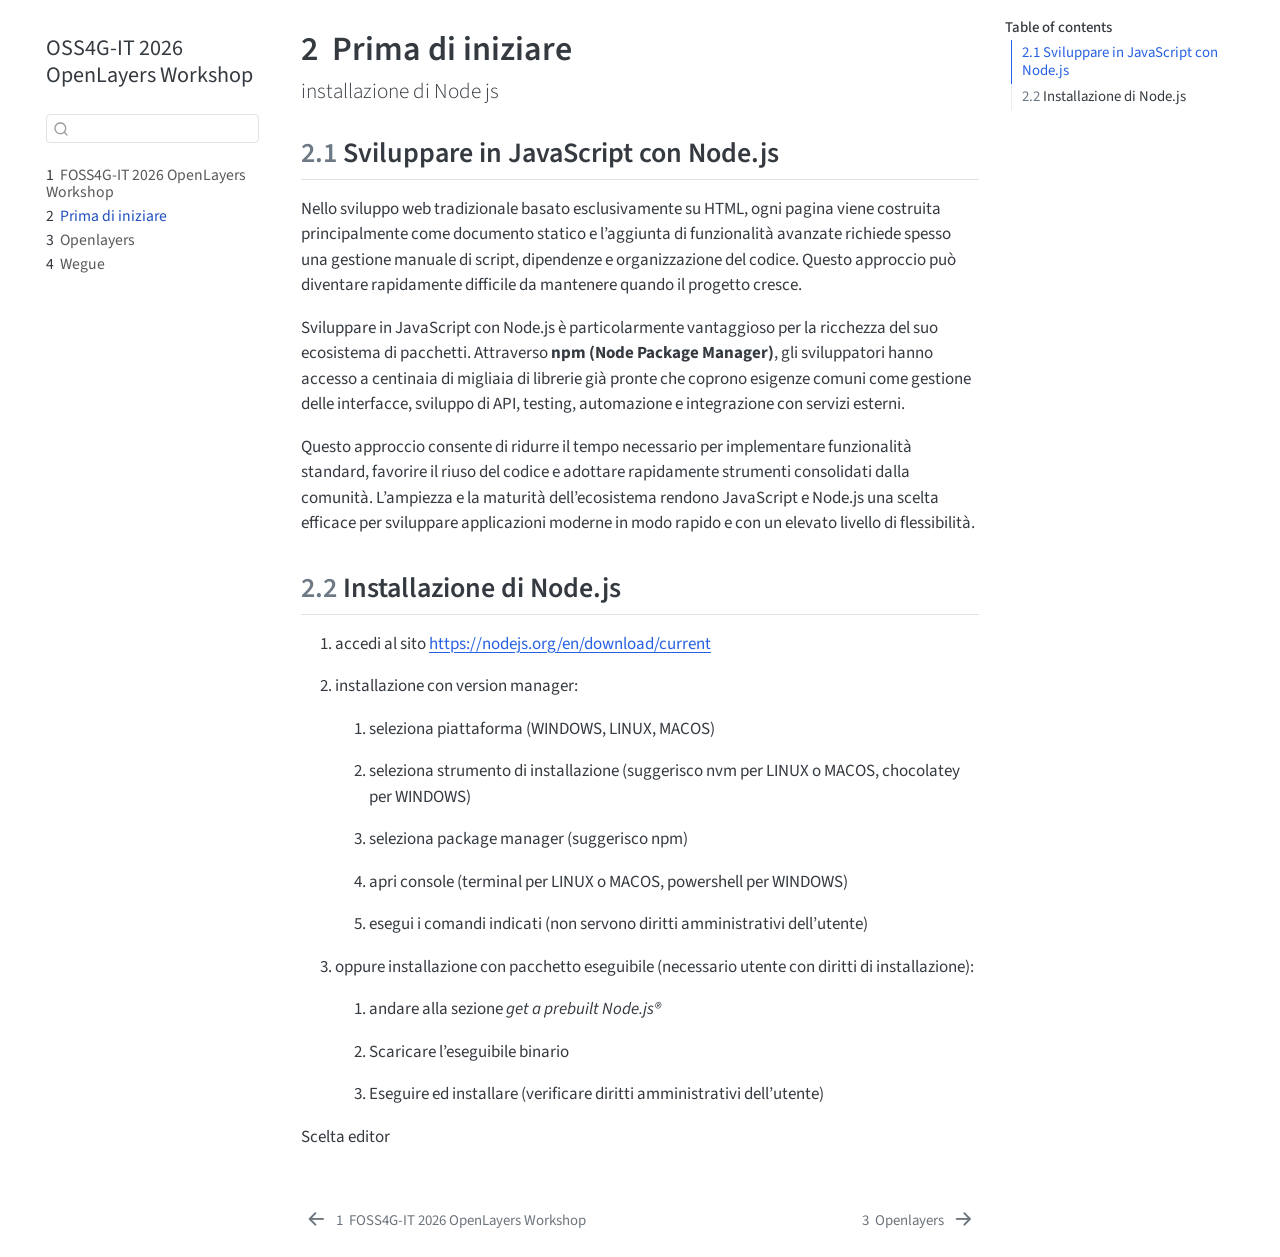
<file: _output/website/setup.html>
<!DOCTYPE html>
<html xmlns="http://www.w3.org/1999/xhtml" lang="en" xml:lang="en"><head>

<meta charset="utf-8">
<meta name="generator" content="quarto-1.9.37">

<meta name="viewport" content="width=device-width, initial-scale=1.0, user-scalable=yes">


<title>2&nbsp; Prima di iniziare – OSS4G-IT 2026 OpenLayers Workshop</title>
<style>
/* Default styles provided by pandoc.
** See https://pandoc.org/MANUAL.html#variables-for-html for config info.
*/
code{white-space: pre-wrap;}
span.smallcaps{font-variant: small-caps;}
div.columns{display: flex; gap: min(4vw, 1.5em);}
div.column{flex: auto; overflow-x: auto;}
div.hanging-indent{margin-left: 1.5em; text-indent: -1.5em;}
ul.task-list{list-style: none;}
ul.task-list li input[type="checkbox"] {
  width: 0.8em;
  margin: 0 0.8em 0.2em -1em; /* quarto-specific, see https://github.com/quarto-dev/quarto-cli/issues/4556 */ 
  vertical-align: middle;
}
</style>


<script src="site_libs/quarto-nav/quarto-nav.js"></script>
<script src="site_libs/quarto-nav/headroom.min.js"></script>
<script src="site_libs/clipboard/clipboard.min.js"></script>
<script src="site_libs/quarto-search/autocomplete.umd.js"></script>
<script src="site_libs/quarto-search/fuse.min.js"></script>
<script src="site_libs/quarto-search/quarto-search.js"></script>
<meta name="quarto:offset" content="./">
<link href="./openlayers.html" rel="next">
<link href="./index.html" rel="prev">
<script src="site_libs/quarto-html/quarto.js" type="module"></script>
<script src="site_libs/quarto-html/tabsets/tabsets.js" type="module"></script>
<script src="site_libs/quarto-html/popper.min.js"></script>
<script src="site_libs/quarto-html/tippy.umd.min.js"></script>
<script src="site_libs/quarto-html/anchor.min.js"></script>
<link href="site_libs/quarto-html/tippy.css" rel="stylesheet">
<link href="site_libs/quarto-html/quarto-syntax-highlighting-7f8f88aac4f3542376d5c11b86a4c14d.css" rel="stylesheet" id="quarto-text-highlighting-styles">
<script src="site_libs/bootstrap/bootstrap.min.js"></script>
<link href="site_libs/bootstrap/bootstrap-icons.css" rel="stylesheet">
<link href="site_libs/bootstrap/bootstrap-ec8eff129d6f50c8392963982e963180.min.css" rel="stylesheet" append-hash="true" id="quarto-bootstrap" data-mode="light">
<script id="quarto-search-options" type="application/json">{
  "location": "sidebar",
  "copy-button": false,
  "collapse-after": 3,
  "panel-placement": "start",
  "type": "textbox",
  "limit": 50,
  "keyboard-shortcut": [
    "f",
    "/",
    "s"
  ],
  "show-item-context": false,
  "language": {
    "search-no-results-text": "No results",
    "search-matching-documents-text": "matching documents",
    "search-copy-link-title": "Copy link to search",
    "search-hide-matches-text": "Hide additional matches",
    "search-more-match-text": "more match in this document",
    "search-more-matches-text": "more matches in this document",
    "search-clear-button-title": "Clear",
    "search-text-placeholder": "",
    "search-detached-cancel-button-title": "Cancel",
    "search-submit-button-title": "Submit",
    "search-label": "Search"
  }
}</script>


</head>

<body class="nav-sidebar floating quarto-light">

<div id="quarto-search-results"></div>
  <header id="quarto-header" class="headroom fixed-top">
  <nav class="quarto-secondary-nav">
    <div class="container-fluid d-flex">
      <button type="button" class="quarto-btn-toggle btn" data-bs-toggle="collapse" role="button" data-bs-target=".quarto-sidebar-collapse-item" aria-controls="quarto-sidebar" aria-expanded="false" aria-label="Toggle sidebar navigation" onclick="if (window.quartoToggleHeadroom) { window.quartoToggleHeadroom(); }">
        <i class="bi bi-layout-text-sidebar-reverse"></i>
      </button>
        <nav class="quarto-page-breadcrumbs" aria-label="breadcrumb"><ol class="breadcrumb"><li class="breadcrumb-item"><a href="./setup.html"><span class="chapter-number">2</span>&nbsp; <span class="chapter-title">Prima di iniziare</span></a></li></ol></nav>
        <a class="flex-grow-1" role="navigation" data-bs-toggle="collapse" data-bs-target=".quarto-sidebar-collapse-item" aria-controls="quarto-sidebar" aria-expanded="false" aria-label="Toggle sidebar navigation" onclick="if (window.quartoToggleHeadroom) { window.quartoToggleHeadroom(); }">      
        </a>
      <button type="button" class="btn quarto-search-button" aria-label="Search" onclick="window.quartoOpenSearch();">
        <i class="bi bi-search"></i>
      </button>
    </div>
  </nav>
</header>
<!-- content -->
<div id="quarto-content" class="quarto-container page-columns page-rows-contents page-layout-article">
<!-- sidebar -->
  <nav id="quarto-sidebar" class="sidebar collapse collapse-horizontal quarto-sidebar-collapse-item sidebar-navigation floating overflow-auto">
    <div class="pt-lg-2 mt-2 text-left sidebar-header">
    <div class="sidebar-title mb-0 py-0">
      <a href="./">OSS4G-IT 2026 OpenLayers Workshop</a> 
    </div>
      </div>
        <div class="mt-2 flex-shrink-0 align-items-center">
        <div class="sidebar-search">
        <div id="quarto-search" class="" title="Search"></div>
        </div>
        </div>
    <div class="sidebar-menu-container"> 
    <ul class="list-unstyled mt-1">
        <li class="sidebar-item">
  <div class="sidebar-item-container"> 
  <a href="./index.html" class="sidebar-item-text sidebar-link">
 <span class="menu-text"><span class="chapter-number">1</span>&nbsp; <span class="chapter-title">FOSS4G-IT 2026 OpenLayers Workshop</span></span></a>
  </div>
</li>
        <li class="sidebar-item">
  <div class="sidebar-item-container"> 
  <a href="./setup.html" class="sidebar-item-text sidebar-link active">
 <span class="menu-text"><span class="chapter-number">2</span>&nbsp; <span class="chapter-title">Prima di iniziare</span></span></a>
  </div>
</li>
        <li class="sidebar-item">
  <div class="sidebar-item-container"> 
  <a href="./openlayers.html" class="sidebar-item-text sidebar-link">
 <span class="menu-text"><span class="chapter-number">3</span>&nbsp; <span class="chapter-title">Openlayers</span></span></a>
  </div>
</li>
        <li class="sidebar-item">
  <div class="sidebar-item-container"> 
  <a href="./wegue.html" class="sidebar-item-text sidebar-link">
 <span class="menu-text"><span class="chapter-number">4</span>&nbsp; <span class="chapter-title">Wegue</span></span></a>
  </div>
</li>
    </ul>
    </div>
</nav>
<div id="quarto-sidebar-glass" class="quarto-sidebar-collapse-item" data-bs-toggle="collapse" data-bs-target=".quarto-sidebar-collapse-item"></div>
<!-- margin-sidebar -->
    <div id="quarto-margin-sidebar" class="sidebar margin-sidebar">
        <nav id="TOC" role="doc-toc" class="toc-active">
    <h2 id="toc-title">Table of contents</h2>
   
  <ul>
  <li><a href="#sviluppare-in-javascript-con-node.js" id="toc-sviluppare-in-javascript-con-node.js" class="nav-link active" data-scroll-target="#sviluppare-in-javascript-con-node.js"><span class="header-section-number">2.1</span> Sviluppare in JavaScript con Node.js</a></li>
  <li><a href="#installazione-di-node.js" id="toc-installazione-di-node.js" class="nav-link" data-scroll-target="#installazione-di-node.js"><span class="header-section-number">2.2</span> Installazione di Node.js</a></li>
  </ul>
</nav>
    </div>
<!-- main -->
<main class="content" id="quarto-document-content">

<header id="title-block-header" class="quarto-title-block default">
<div class="quarto-title">
<h1 class="title"><span class="chapter-number">2</span>&nbsp; <span class="chapter-title">Prima di iniziare</span></h1>
<p class="subtitle lead">installazione di Node js</p>
</div>



<div class="quarto-title-meta">

    
  
    
  </div>
  


</header>


<section id="sviluppare-in-javascript-con-node.js" class="level2" data-number="2.1">
<h2 data-number="2.1" class="anchored" data-anchor-id="sviluppare-in-javascript-con-node.js"><span class="header-section-number">2.1</span> Sviluppare in JavaScript con Node.js</h2>
<p>Nello sviluppo web tradizionale basato esclusivamente su HTML, ogni pagina viene costruita principalmente come documento statico e l’aggiunta di funzionalità avanzate richiede spesso una gestione manuale di script, dipendenze e organizzazione del codice. Questo approccio può diventare rapidamente difficile da mantenere quando il progetto cresce.</p>
<p>Sviluppare in JavaScript con Node.js è particolarmente vantaggioso per la ricchezza del suo ecosistema di pacchetti. Attraverso <strong>npm (Node Package Manager)</strong>, gli sviluppatori hanno accesso a centinaia di migliaia di librerie già pronte che coprono esigenze comuni come gestione delle interfacce, sviluppo di API, testing, automazione e integrazione con servizi esterni.</p>
<p>Questo approccio consente di ridurre il tempo necessario per implementare funzionalità standard, favorire il riuso del codice e adottare rapidamente strumenti consolidati dalla comunità. L’ampiezza e la maturità dell’ecosistema rendono JavaScript e Node.js una scelta efficace per sviluppare applicazioni moderne in modo rapido e con un elevato livello di flessibilità.</p>
</section>
<section id="installazione-di-node.js" class="level2" data-number="2.2">
<h2 data-number="2.2" class="anchored" data-anchor-id="installazione-di-node.js"><span class="header-section-number">2.2</span> Installazione di Node.js</h2>
<ol type="1">
<li><p>accedi al sito <a href="https://nodejs.org/en/download/current" class="uri">https://nodejs.org/en/download/current</a></p></li>
<li><p>installazione con version manager:</p>
<ol type="1">
<li><p>seleziona piattaforma (WINDOWS, LINUX, MACOS)</p></li>
<li><p>seleziona strumento di installazione (suggerisco nvm per LINUX o MACOS, chocolatey per WINDOWS)</p></li>
<li><p>seleziona package manager (suggerisco npm)</p></li>
<li><p>apri console (terminal per LINUX o MACOS, powershell per WINDOWS)</p></li>
<li><p>esegui i comandi indicati (non servono diritti amministrativi dell’utente)</p></li>
</ol></li>
<li><p>oppure installazione con pacchetto eseguibile (necessario utente con diritti di installazione):</p>
<ol type="1">
<li><p>andare alla sezione <em>get a prebuilt Node.js®</em></p></li>
<li><p>Scaricare l’eseguibile binario</p></li>
<li><p>Eseguire ed installare (verificare diritti amministrativi dell’utente)</p></li>
</ol></li>
</ol>
<p>Scelta editor</p>


</section>

</main> <!-- /main -->
<script id="quarto-html-after-body" type="application/javascript">
  window.document.addEventListener("DOMContentLoaded", function (event) {
    const icon = "";
    const anchorJS = new window.AnchorJS();
    anchorJS.options = {
      placement: 'right',
      icon: icon
    };
    anchorJS.add('.anchored');
    const isCodeAnnotation = (el) => {
      for (const clz of el.classList) {
        if (clz.startsWith('code-annotation-')) {                     
          return true;
        }
      }
      return false;
    }
    const onCopySuccess = function(e) {
      // button target
      const button = e.trigger;
      // don't keep focus
      button.blur();
      // flash "checked"
      button.classList.add('code-copy-button-checked');
      var currentTitle = button.getAttribute("title");
      button.setAttribute("title", "Copied!");
      let tooltip;
      if (window.bootstrap) {
        button.setAttribute("data-bs-toggle", "tooltip");
        button.setAttribute("data-bs-placement", "left");
        button.setAttribute("data-bs-title", "Copied!");
        tooltip = new bootstrap.Tooltip(button, 
          { trigger: "manual", 
            customClass: "code-copy-button-tooltip",
            offset: [0, -8]});
        tooltip.show();    
      }
      setTimeout(function() {
        if (tooltip) {
          tooltip.hide();
          button.removeAttribute("data-bs-title");
          button.removeAttribute("data-bs-toggle");
          button.removeAttribute("data-bs-placement");
        }
        button.setAttribute("title", currentTitle);
        button.classList.remove('code-copy-button-checked');
      }, 1000);
      // clear code selection
      e.clearSelection();
    }
    const getTextToCopy = function(trigger) {
      const outerScaffold = trigger.parentElement.cloneNode(true);
      const codeEl = outerScaffold.querySelector('code');
      for (const childEl of codeEl.children) {
        if (isCodeAnnotation(childEl)) {
          childEl.remove();
        }
      }
      return codeEl.innerText;
    }
    const clipboard = new window.ClipboardJS('.code-copy-button:not([data-in-quarto-modal])', {
      text: getTextToCopy
    });
    clipboard.on('success', onCopySuccess);
    if (window.document.getElementById('quarto-embedded-source-code-modal')) {
      const clipboardModal = new window.ClipboardJS('.code-copy-button[data-in-quarto-modal]', {
        text: getTextToCopy,
        container: window.document.getElementById('quarto-embedded-source-code-modal')
      });
      clipboardModal.on('success', onCopySuccess);
    }
      var localhostRegex = new RegExp(/^(?:http|https):\/\/localhost\:?[0-9]*\//);
      var mailtoRegex = new RegExp(/^mailto:/);
        var filterRegex = new RegExp('/' + window.location.host + '/');
      var isInternal = (href) => {
          return filterRegex.test(href) || localhostRegex.test(href) || mailtoRegex.test(href);
      }
      // Inspect non-navigation links and adorn them if external
     var links = window.document.querySelectorAll('a[href]:not(.nav-link):not(.navbar-brand):not(.toc-action):not(.sidebar-link):not(.sidebar-item-toggle):not(.pagination-link):not(.no-external):not([aria-hidden]):not(.dropdown-item):not(.quarto-navigation-tool):not(.about-link)');
      for (var i=0; i<links.length; i++) {
        const link = links[i];
        if (!isInternal(link.href)) {
          // undo the damage that might have been done by quarto-nav.js in the case of
          // links that we want to consider external
          if (link.dataset.originalHref !== undefined) {
            link.href = link.dataset.originalHref;
          }
        }
      }
    function tippyHover(el, contentFn, onTriggerFn, onUntriggerFn) {
      const config = {
        allowHTML: true,
        maxWidth: 500,
        delay: 100,
        arrow: false,
        appendTo: function(el) {
            return el.parentElement;
        },
        interactive: true,
        interactiveBorder: 10,
        theme: 'quarto',
        placement: 'bottom-start',
      };
      if (contentFn) {
        config.content = contentFn;
      }
      if (onTriggerFn) {
        config.onTrigger = onTriggerFn;
      }
      if (onUntriggerFn) {
        config.onUntrigger = onUntriggerFn;
      }
      window.tippy(el, config); 
    }
    const noterefs = window.document.querySelectorAll('a[role="doc-noteref"]');
    for (var i=0; i<noterefs.length; i++) {
      const ref = noterefs[i];
      tippyHover(ref, function() {
        // use id or data attribute instead here
        let href = ref.getAttribute('data-footnote-href') || ref.getAttribute('href');
        try { href = new URL(href).hash; } catch {}
        const id = href.replace(/^#\/?/, "");
        const note = window.document.getElementById(id);
        if (note) {
          return note.innerHTML;
        } else {
          return "";
        }
      });
    }
    const xrefs = window.document.querySelectorAll('a.quarto-xref');
    const processXRef = (id, note) => {
      // Strip column container classes
      const stripColumnClz = (el) => {
        el.classList.remove("page-full", "page-columns");
        if (el.children) {
          for (const child of el.children) {
            stripColumnClz(child);
          }
        }
      }
      stripColumnClz(note)
      if (id === null || id.startsWith('sec-')) {
        // Special case sections, only their first couple elements
        const container = document.createElement("div");
        if (note.children && note.children.length > 2) {
          container.appendChild(note.children[0].cloneNode(true));
          for (let i = 1; i < note.children.length; i++) {
            const child = note.children[i];
            if (child.tagName === "P" && child.innerText === "") {
              continue;
            } else {
              container.appendChild(child.cloneNode(true));
              break;
            }
          }
          if (window.Quarto?.typesetMath) {
            window.Quarto.typesetMath(container);
          }
          return container.innerHTML
        } else {
          if (window.Quarto?.typesetMath) {
            window.Quarto.typesetMath(note);
          }
          return note.innerHTML;
        }
      } else {
        // Remove any anchor links if they are present
        const anchorLink = note.querySelector('a.anchorjs-link');
        if (anchorLink) {
          anchorLink.remove();
        }
        if (window.Quarto?.typesetMath) {
          window.Quarto.typesetMath(note);
        }
        if (note.classList.contains("callout")) {
          return note.outerHTML;
        } else {
          return note.innerHTML;
        }
      }
    }
    for (var i=0; i<xrefs.length; i++) {
      const xref = xrefs[i];
      tippyHover(xref, undefined, function(instance) {
        instance.disable();
        let url = xref.getAttribute('href');
        let hash = undefined; 
        if (url.startsWith('#')) {
          hash = url;
        } else {
          try { hash = new URL(url).hash; } catch {}
        }
        if (hash) {
          const id = hash.replace(/^#\/?/, "");
          const note = window.document.getElementById(id);
          if (note !== null) {
            try {
              const html = processXRef(id, note.cloneNode(true));
              instance.setContent(html);
            } finally {
              instance.enable();
              instance.show();
            }
          } else {
            // See if we can fetch this
            fetch(url.split('#')[0])
            .then(res => res.text())
            .then(html => {
              const parser = new DOMParser();
              const htmlDoc = parser.parseFromString(html, "text/html");
              const note = htmlDoc.getElementById(id);
              if (note !== null) {
                const html = processXRef(id, note);
                instance.setContent(html);
              } 
            }).finally(() => {
              instance.enable();
              instance.show();
            });
          }
        } else {
          // See if we can fetch a full url (with no hash to target)
          // This is a special case and we should probably do some content thinning / targeting
          fetch(url)
          .then(res => res.text())
          .then(html => {
            const parser = new DOMParser();
            const htmlDoc = parser.parseFromString(html, "text/html");
            const note = htmlDoc.querySelector('main.content');
            if (note !== null) {
              // This should only happen for chapter cross references
              // (since there is no id in the URL)
              // remove the first header
              if (note.children.length > 0 && note.children[0].tagName === "HEADER") {
                note.children[0].remove();
              }
              const html = processXRef(null, note);
              instance.setContent(html);
            } 
          }).finally(() => {
            instance.enable();
            instance.show();
          });
        }
      }, function(instance) {
      });
    }
        let selectedAnnoteEl;
        const selectorForAnnotation = ( cell, annotation) => {
          let cellAttr = 'data-code-cell="' + cell + '"';
          let lineAttr = 'data-code-annotation="' +  annotation + '"';
          const selector = 'span[' + cellAttr + '][' + lineAttr + ']';
          return selector;
        }
        const selectCodeLines = (annoteEl) => {
          const doc = window.document;
          const targetCell = annoteEl.getAttribute("data-target-cell");
          const targetAnnotation = annoteEl.getAttribute("data-target-annotation");
          const annoteSpan = window.document.querySelector(selectorForAnnotation(targetCell, targetAnnotation));
          const lines = annoteSpan.getAttribute("data-code-lines").split(",");
          const lineIds = lines.map((line) => {
            return targetCell + "-" + line;
          })
          let top = null;
          let height = null;
          let parent = null;
          if (lineIds.length > 0) {
              //compute the position of the single el (top and bottom and make a div)
              const el = window.document.getElementById(lineIds[0]);
              top = el.offsetTop;
              height = el.offsetHeight;
              parent = el.parentElement.parentElement;
            if (lineIds.length > 1) {
              const lastEl = window.document.getElementById(lineIds[lineIds.length - 1]);
              const bottom = lastEl.offsetTop + lastEl.offsetHeight;
              height = bottom - top;
            }
            if (top !== null && height !== null && parent !== null) {
              // cook up a div (if necessary) and position it 
              let div = window.document.getElementById("code-annotation-line-highlight");
              if (div === null) {
                div = window.document.createElement("div");
                div.setAttribute("id", "code-annotation-line-highlight");
                div.style.position = 'absolute';
                parent.appendChild(div);
              }
              div.style.top = top - 2 + "px";
              div.style.height = height + 4 + "px";
              div.style.left = 0;
              let gutterDiv = window.document.getElementById("code-annotation-line-highlight-gutter");
              if (gutterDiv === null) {
                gutterDiv = window.document.createElement("div");
                gutterDiv.setAttribute("id", "code-annotation-line-highlight-gutter");
                gutterDiv.style.position = 'absolute';
                const codeCell = window.document.getElementById(targetCell);
                const gutter = codeCell.querySelector('.code-annotation-gutter');
                gutter.appendChild(gutterDiv);
              }
              gutterDiv.style.top = top - 2 + "px";
              gutterDiv.style.height = height + 4 + "px";
            }
            selectedAnnoteEl = annoteEl;
          }
        };
        const unselectCodeLines = () => {
          const elementsIds = ["code-annotation-line-highlight", "code-annotation-line-highlight-gutter"];
          elementsIds.forEach((elId) => {
            const div = window.document.getElementById(elId);
            if (div) {
              div.remove();
            }
          });
          selectedAnnoteEl = undefined;
        };
          // Handle positioning of the toggle
      window.addEventListener(
        "resize",
        throttle(() => {
          elRect = undefined;
          if (selectedAnnoteEl) {
            selectCodeLines(selectedAnnoteEl);
          }
        }, 10)
      );
      function throttle(fn, ms) {
      let throttle = false;
      let timer;
        return (...args) => {
          if(!throttle) { // first call gets through
              fn.apply(this, args);
              throttle = true;
          } else { // all the others get throttled
              if(timer) clearTimeout(timer); // cancel #2
              timer = setTimeout(() => {
                fn.apply(this, args);
                timer = throttle = false;
              }, ms);
          }
        };
      }
        // Attach click handler to the DT
        const annoteDls = window.document.querySelectorAll('dt[data-target-cell]');
        for (const annoteDlNode of annoteDls) {
          annoteDlNode.addEventListener('click', (event) => {
            const clickedEl = event.target;
            if (clickedEl !== selectedAnnoteEl) {
              unselectCodeLines();
              const activeEl = window.document.querySelector('dt[data-target-cell].code-annotation-active');
              if (activeEl) {
                activeEl.classList.remove('code-annotation-active');
              }
              selectCodeLines(clickedEl);
              clickedEl.classList.add('code-annotation-active');
            } else {
              // Unselect the line
              unselectCodeLines();
              clickedEl.classList.remove('code-annotation-active');
            }
          });
        }
    const findCites = (el) => {
      const parentEl = el.parentElement;
      if (parentEl) {
        const cites = parentEl.dataset.cites;
        if (cites) {
          return {
            el,
            cites: cites.split(' ')
          };
        } else {
          return findCites(el.parentElement)
        }
      } else {
        return undefined;
      }
    };
    var bibliorefs = window.document.querySelectorAll('a[role="doc-biblioref"]');
    for (var i=0; i<bibliorefs.length; i++) {
      const ref = bibliorefs[i];
      const citeInfo = findCites(ref);
      if (citeInfo) {
        tippyHover(citeInfo.el, function() {
          var popup = window.document.createElement('div');
          citeInfo.cites.forEach(function(cite) {
            var citeDiv = window.document.createElement('div');
            citeDiv.classList.add('hanging-indent');
            citeDiv.classList.add('csl-entry');
            var biblioDiv = window.document.getElementById('ref-' + cite);
            if (biblioDiv) {
              citeDiv.innerHTML = biblioDiv.innerHTML;
            }
            popup.appendChild(citeDiv);
          });
          return popup.innerHTML;
        });
      }
    }
  });
  </script>
<nav class="page-navigation">
  <div class="nav-page nav-page-previous">
      <a href="./index.html" class="pagination-link" aria-label="FOSS4G-IT 2026 OpenLayers Workshop">
        <i class="bi bi-arrow-left-short"></i> <span class="nav-page-text"><span class="chapter-number">1</span>&nbsp; <span class="chapter-title">FOSS4G-IT 2026 OpenLayers Workshop</span></span>
      </a>          
  </div>
  <div class="nav-page nav-page-next">
      <a href="./openlayers.html" class="pagination-link" aria-label="Openlayers">
        <span class="nav-page-text"><span class="chapter-number">3</span>&nbsp; <span class="chapter-title">Openlayers</span></span> <i class="bi bi-arrow-right-short"></i>
      </a>
  </div>
</nav>
</div> <!-- /content -->




</body></html>
</file>
<file: docs/site_libs/quarto-html/tippy.css>
.tippy-box[data-animation=fade][data-state=hidden]{opacity:0}[data-tippy-root]{max-width:calc(100vw - 10px)}.tippy-box{position:relative;background-color:#333;color:#fff;border-radius:4px;font-size:14px;line-height:1.4;white-space:normal;outline:0;transition-property:transform,visibility,opacity}.tippy-box[data-placement^=top]>.tippy-arrow{bottom:0}.tippy-box[data-placement^=top]>.tippy-arrow:before{bottom:-7px;left:0;border-width:8px 8px 0;border-top-color:initial;transform-origin:center top}.tippy-box[data-placement^=bottom]>.tippy-arrow{top:0}.tippy-box[data-placement^=bottom]>.tippy-arrow:before{top:-7px;left:0;border-width:0 8px 8px;border-bottom-color:initial;transform-origin:center bottom}.tippy-box[data-placement^=left]>.tippy-arrow{right:0}.tippy-box[data-placement^=left]>.tippy-arrow:before{border-width:8px 0 8px 8px;border-left-color:initial;right:-7px;transform-origin:center left}.tippy-box[data-placement^=right]>.tippy-arrow{left:0}.tippy-box[data-placement^=right]>.tippy-arrow:before{left:-7px;border-width:8px 8px 8px 0;border-right-color:initial;transform-origin:center right}.tippy-box[data-inertia][data-state=visible]{transition-timing-function:cubic-bezier(.54,1.5,.38,1.11)}.tippy-arrow{width:16px;height:16px;color:#333}.tippy-arrow:before{content:"";position:absolute;border-color:transparent;border-style:solid}.tippy-content{position:relative;padding:5px 9px;z-index:1}
</file>
<file: docs/site_libs/quarto-html/quarto-syntax-highlighting-15634bcf2e68342d4ad2dfa704d543f6.css>
/* quarto syntax highlight colors */
:root {
  --quarto-hl-ot-color: #003B4F;
  --quarto-hl-at-color: #657422;
  --quarto-hl-ss-color: #20794D;
  --quarto-hl-an-color: #5E5E5E;
  --quarto-hl-fu-color: #4758AB;
  --quarto-hl-st-color: #20794D;
  --quarto-hl-cf-color: #003B4F;
  --quarto-hl-op-color: #5E5E5E;
  --quarto-hl-er-color: #AD0000;
  --quarto-hl-bn-color: #AD0000;
  --quarto-hl-al-color: #AD0000;
  --quarto-hl-va-color: #111111;
  --quarto-hl-bu-color: inherit;
  --quarto-hl-ex-color: inherit;
  --quarto-hl-pp-color: #AD0000;
  --quarto-hl-in-color: #5E5E5E;
  --quarto-hl-vs-color: #20794D;
  --quarto-hl-wa-color: #5E5E5E;
  --quarto-hl-do-color: #5E5E5E;
  --quarto-hl-im-color: #00769E;
  --quarto-hl-ch-color: #20794D;
  --quarto-hl-dt-color: #AD0000;
  --quarto-hl-fl-color: #AD0000;
  --quarto-hl-co-color: #5E5E5E;
  --quarto-hl-cv-color: #5E5E5E;
  --quarto-hl-cn-color: #8f5902;
  --quarto-hl-sc-color: #5E5E5E;
  --quarto-hl-dv-color: #AD0000;
  --quarto-hl-kw-color: #003B4F;
}

/* other quarto variables */
:root {
  --quarto-font-monospace: SFMono-Regular, Menlo, Monaco, Consolas, "Liberation Mono", "Courier New", monospace;
}

/* syntax highlight based on Pandoc's rules */
pre > code.sourceCode > span {
  color: #003B4F;
}

code.sourceCode > span {
  color: #003B4F;
}

div.sourceCode,
div.sourceCode pre.sourceCode {
  color: #003B4F;
}

/* Normal */
code span {
  color: #003B4F;
}

/* Alert */
code span.al {
  color: #AD0000;
  font-style: inherit;
}

/* Annotation */
code span.an {
  color: #5E5E5E;
  font-style: inherit;
}

/* Attribute */
code span.at {
  color: #657422;
  font-style: inherit;
}

/* BaseN */
code span.bn {
  color: #AD0000;
  font-style: inherit;
}

/* BuiltIn */
code span.bu {
  font-style: inherit;
}

/* ControlFlow */
code span.cf {
  color: #003B4F;
  font-weight: bold;
  font-style: inherit;
}

/* Char */
code span.ch {
  color: #20794D;
  font-style: inherit;
}

/* Constant */
code span.cn {
  color: #8f5902;
  font-style: inherit;
}

/* Comment */
code span.co {
  color: #5E5E5E;
  font-style: inherit;
}

/* CommentVar */
code span.cv {
  color: #5E5E5E;
  font-style: italic;
}

/* Documentation */
code span.do {
  color: #5E5E5E;
  font-style: italic;
}

/* DataType */
code span.dt {
  color: #AD0000;
  font-style: inherit;
}

/* DecVal */
code span.dv {
  color: #AD0000;
  font-style: inherit;
}

/* Error */
code span.er {
  color: #AD0000;
  font-style: inherit;
}

/* Extension */
code span.ex {
  font-style: inherit;
}

/* Float */
code span.fl {
  color: #AD0000;
  font-style: inherit;
}

/* Function */
code span.fu {
  color: #4758AB;
  font-style: inherit;
}

/* Import */
code span.im {
  color: #00769E;
  font-style: inherit;
}

/* Information */
code span.in {
  color: #5E5E5E;
  font-style: inherit;
}

/* Keyword */
code span.kw {
  color: #003B4F;
  font-weight: bold;
  font-style: inherit;
}

/* Operator */
code span.op {
  color: #5E5E5E;
  font-style: inherit;
}

/* Other */
code span.ot {
  color: #003B4F;
  font-style: inherit;
}

/* Preprocessor */
code span.pp {
  color: #AD0000;
  font-style: inherit;
}

/* SpecialChar */
code span.sc {
  color: #5E5E5E;
  font-style: inherit;
}

/* SpecialString */
code span.ss {
  color: #20794D;
  font-style: inherit;
}

/* String */
code span.st {
  color: #20794D;
  font-style: inherit;
}

/* Variable */
code span.va {
  color: #111111;
  font-style: inherit;
}

/* VerbatimString */
code span.vs {
  color: #20794D;
  font-style: inherit;
}

/* Warning */
code span.wa {
  color: #5E5E5E;
  font-style: italic;
}

.prevent-inlining {
  content: "</";
}

/*# sourceMappingURL=f23921c56f73e400b49028c9186a1aa0.css.map */
</file>
<file: _output/website/site_libs/quarto-html/tippy.css>
.tippy-box[data-animation=fade][data-state=hidden]{opacity:0}[data-tippy-root]{max-width:calc(100vw - 10px)}.tippy-box{position:relative;background-color:#333;color:#fff;border-radius:4px;font-size:14px;line-height:1.4;white-space:normal;outline:0;transition-property:transform,visibility,opacity}.tippy-box[data-placement^=top]>.tippy-arrow{bottom:0}.tippy-box[data-placement^=top]>.tippy-arrow:before{bottom:-7px;left:0;border-width:8px 8px 0;border-top-color:initial;transform-origin:center top}.tippy-box[data-placement^=bottom]>.tippy-arrow{top:0}.tippy-box[data-placement^=bottom]>.tippy-arrow:before{top:-7px;left:0;border-width:0 8px 8px;border-bottom-color:initial;transform-origin:center bottom}.tippy-box[data-placement^=left]>.tippy-arrow{right:0}.tippy-box[data-placement^=left]>.tippy-arrow:before{border-width:8px 0 8px 8px;border-left-color:initial;right:-7px;transform-origin:center left}.tippy-box[data-placement^=right]>.tippy-arrow{left:0}.tippy-box[data-placement^=right]>.tippy-arrow:before{left:-7px;border-width:8px 8px 8px 0;border-right-color:initial;transform-origin:center right}.tippy-box[data-inertia][data-state=visible]{transition-timing-function:cubic-bezier(.54,1.5,.38,1.11)}.tippy-arrow{width:16px;height:16px;color:#333}.tippy-arrow:before{content:"";position:absolute;border-color:transparent;border-style:solid}.tippy-content{position:relative;padding:5px 9px;z-index:1}
</file>
<file: _output/website/site_libs/quarto-html/quarto-syntax-highlighting-7f8f88aac4f3542376d5c11b86a4c14d.css>
/* quarto syntax highlight colors */
:root {
  --quarto-hl-ot-color: #003B4F;
  --quarto-hl-at-color: #657422;
  --quarto-hl-ss-color: #20794D;
  --quarto-hl-an-color: #5E5E5E;
  --quarto-hl-fu-color: #4758AB;
  --quarto-hl-st-color: #20794D;
  --quarto-hl-cf-color: #003B4F;
  --quarto-hl-op-color: #5E5E5E;
  --quarto-hl-er-color: #AD0000;
  --quarto-hl-bn-color: #AD0000;
  --quarto-hl-al-color: #AD0000;
  --quarto-hl-va-color: #111111;
  --quarto-hl-bu-color: inherit;
  --quarto-hl-ex-color: inherit;
  --quarto-hl-pp-color: #AD0000;
  --quarto-hl-in-color: #5E5E5E;
  --quarto-hl-vs-color: #20794D;
  --quarto-hl-wa-color: #5E5E5E;
  --quarto-hl-do-color: #5E5E5E;
  --quarto-hl-im-color: #00769E;
  --quarto-hl-ch-color: #20794D;
  --quarto-hl-dt-color: #AD0000;
  --quarto-hl-fl-color: #AD0000;
  --quarto-hl-co-color: #5E5E5E;
  --quarto-hl-cv-color: #5E5E5E;
  --quarto-hl-cn-color: #8f5902;
  --quarto-hl-sc-color: #5E5E5E;
  --quarto-hl-dv-color: #AD0000;
  --quarto-hl-kw-color: #003B4F;
}

/* other quarto variables */
:root {
  --quarto-font-monospace: SFMono-Regular, Menlo, Monaco, Consolas, "Liberation Mono", "Courier New", monospace;
}

/* syntax highlight based on Pandoc's rules */
pre > code.sourceCode > span {
  color: #003B4F;
}

code.sourceCode > span {
  color: #003B4F;
}

div.sourceCode,
div.sourceCode pre.sourceCode {
  color: #003B4F;
}

/* Normal */
code span {
  color: #003B4F;
}

/* Alert */
code span.al {
  color: #AD0000;
  font-style: inherit;
}

/* Annotation */
code span.an {
  color: #5E5E5E;
  font-style: inherit;
}

/* Attribute */
code span.at {
  color: #657422;
  font-style: inherit;
}

/* BaseN */
code span.bn {
  color: #AD0000;
  font-style: inherit;
}

/* BuiltIn */
code span.bu {
  font-style: inherit;
}

/* ControlFlow */
code span.cf {
  color: #003B4F;
  font-weight: bold;
  font-style: inherit;
}

/* Char */
code span.ch {
  color: #20794D;
  font-style: inherit;
}

/* Constant */
code span.cn {
  color: #8f5902;
  font-style: inherit;
}

/* Comment */
code span.co {
  color: #5E5E5E;
  font-style: inherit;
}

/* CommentVar */
code span.cv {
  color: #5E5E5E;
  font-style: italic;
}

/* Documentation */
code span.do {
  color: #5E5E5E;
  font-style: italic;
}

/* DataType */
code span.dt {
  color: #AD0000;
  font-style: inherit;
}

/* DecVal */
code span.dv {
  color: #AD0000;
  font-style: inherit;
}

/* Error */
code span.er {
  color: #AD0000;
  font-style: inherit;
}

/* Extension */
code span.ex {
  font-style: inherit;
}

/* Float */
code span.fl {
  color: #AD0000;
  font-style: inherit;
}

/* Function */
code span.fu {
  color: #4758AB;
  font-style: inherit;
}

/* Import */
code span.im {
  color: #00769E;
  font-style: inherit;
}

/* Information */
code span.in {
  color: #5E5E5E;
  font-style: inherit;
}

/* Keyword */
code span.kw {
  color: #003B4F;
  font-weight: bold;
  font-style: inherit;
}

/* Operator */
code span.op {
  color: #5E5E5E;
  font-style: inherit;
}

/* Other */
code span.ot {
  color: #003B4F;
  font-style: inherit;
}

/* Preprocessor */
code span.pp {
  color: #AD0000;
  font-style: inherit;
}

/* SpecialChar */
code span.sc {
  color: #5E5E5E;
  font-style: inherit;
}

/* SpecialString */
code span.ss {
  color: #20794D;
  font-style: inherit;
}

/* String */
code span.st {
  color: #20794D;
  font-style: inherit;
}

/* Variable */
code span.va {
  color: #111111;
  font-style: inherit;
}

/* VerbatimString */
code span.vs {
  color: #20794D;
  font-style: inherit;
}

/* Warning */
code span.wa {
  color: #5E5E5E;
  font-style: italic;
}

.prevent-inlining {
  content: "</";
}

/*# sourceMappingURL=789ad8cd35626ba772517505b42a116e.css.map */
</file>
